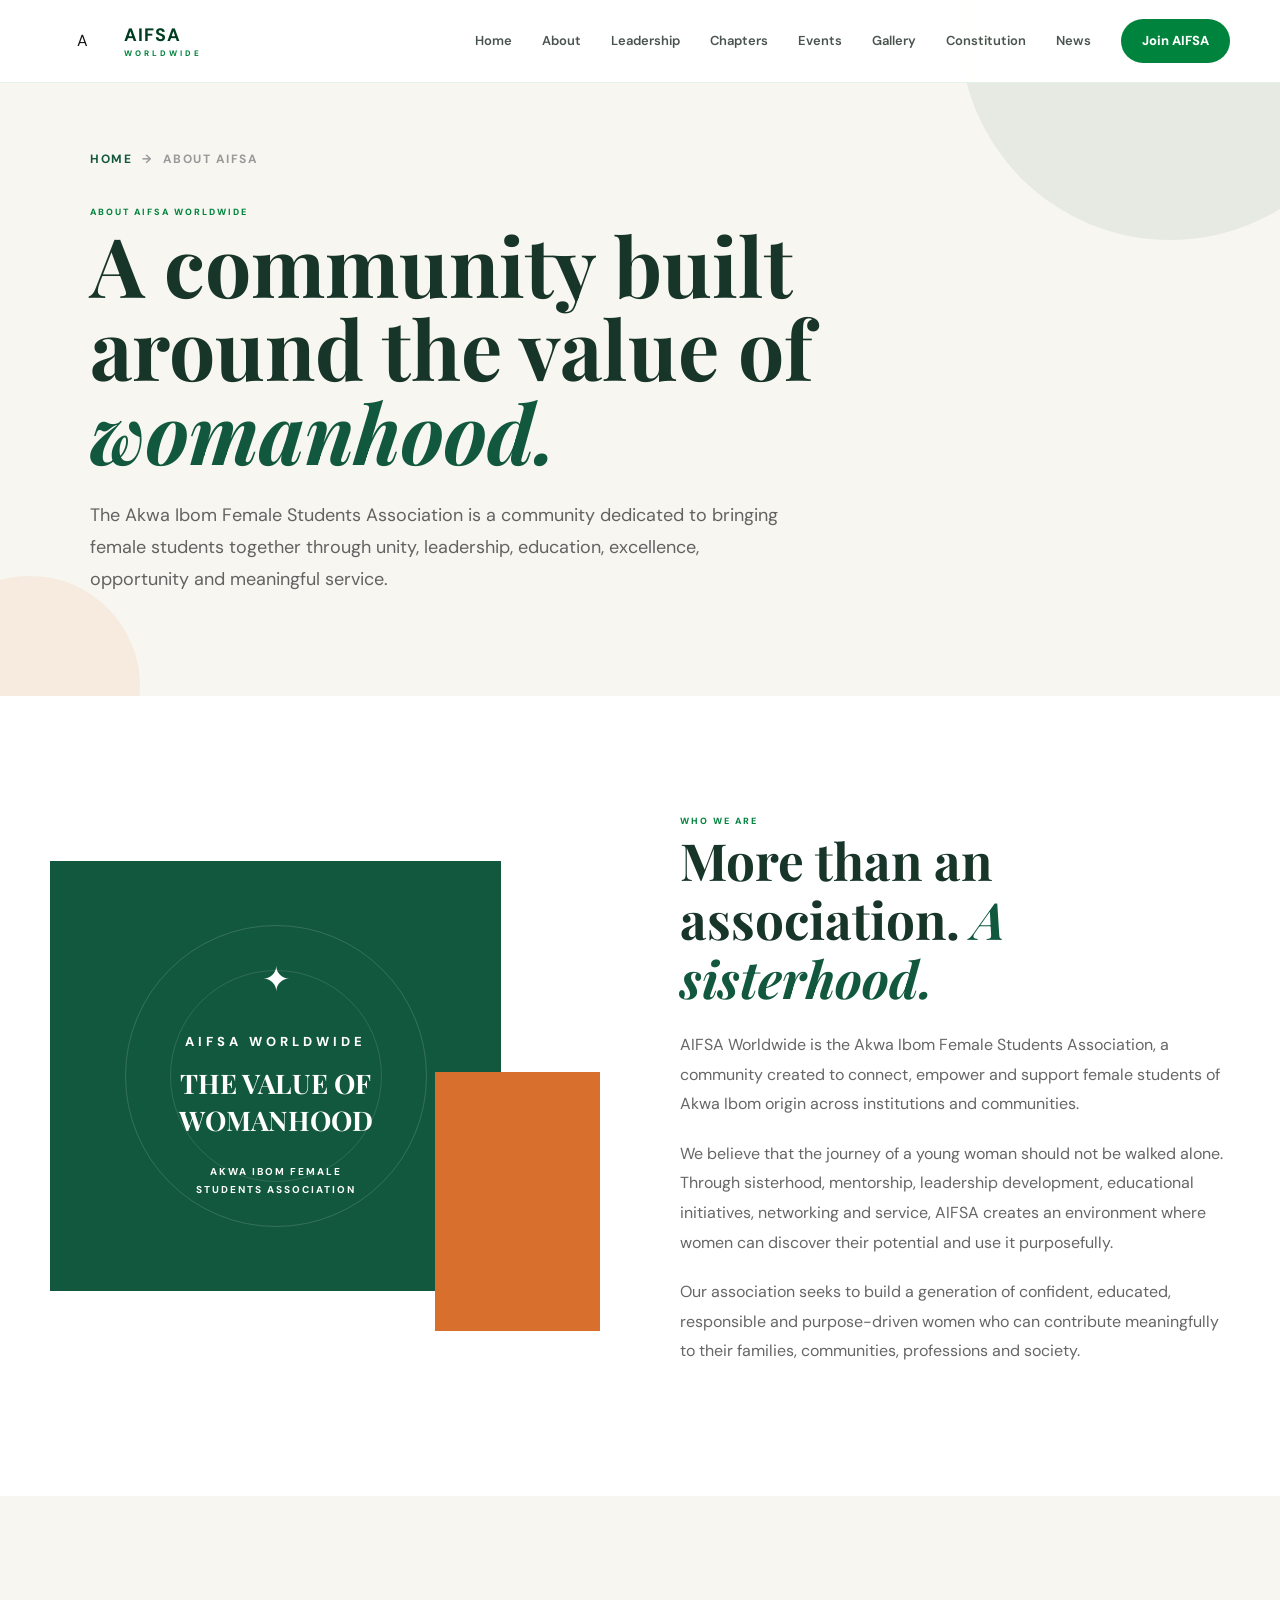
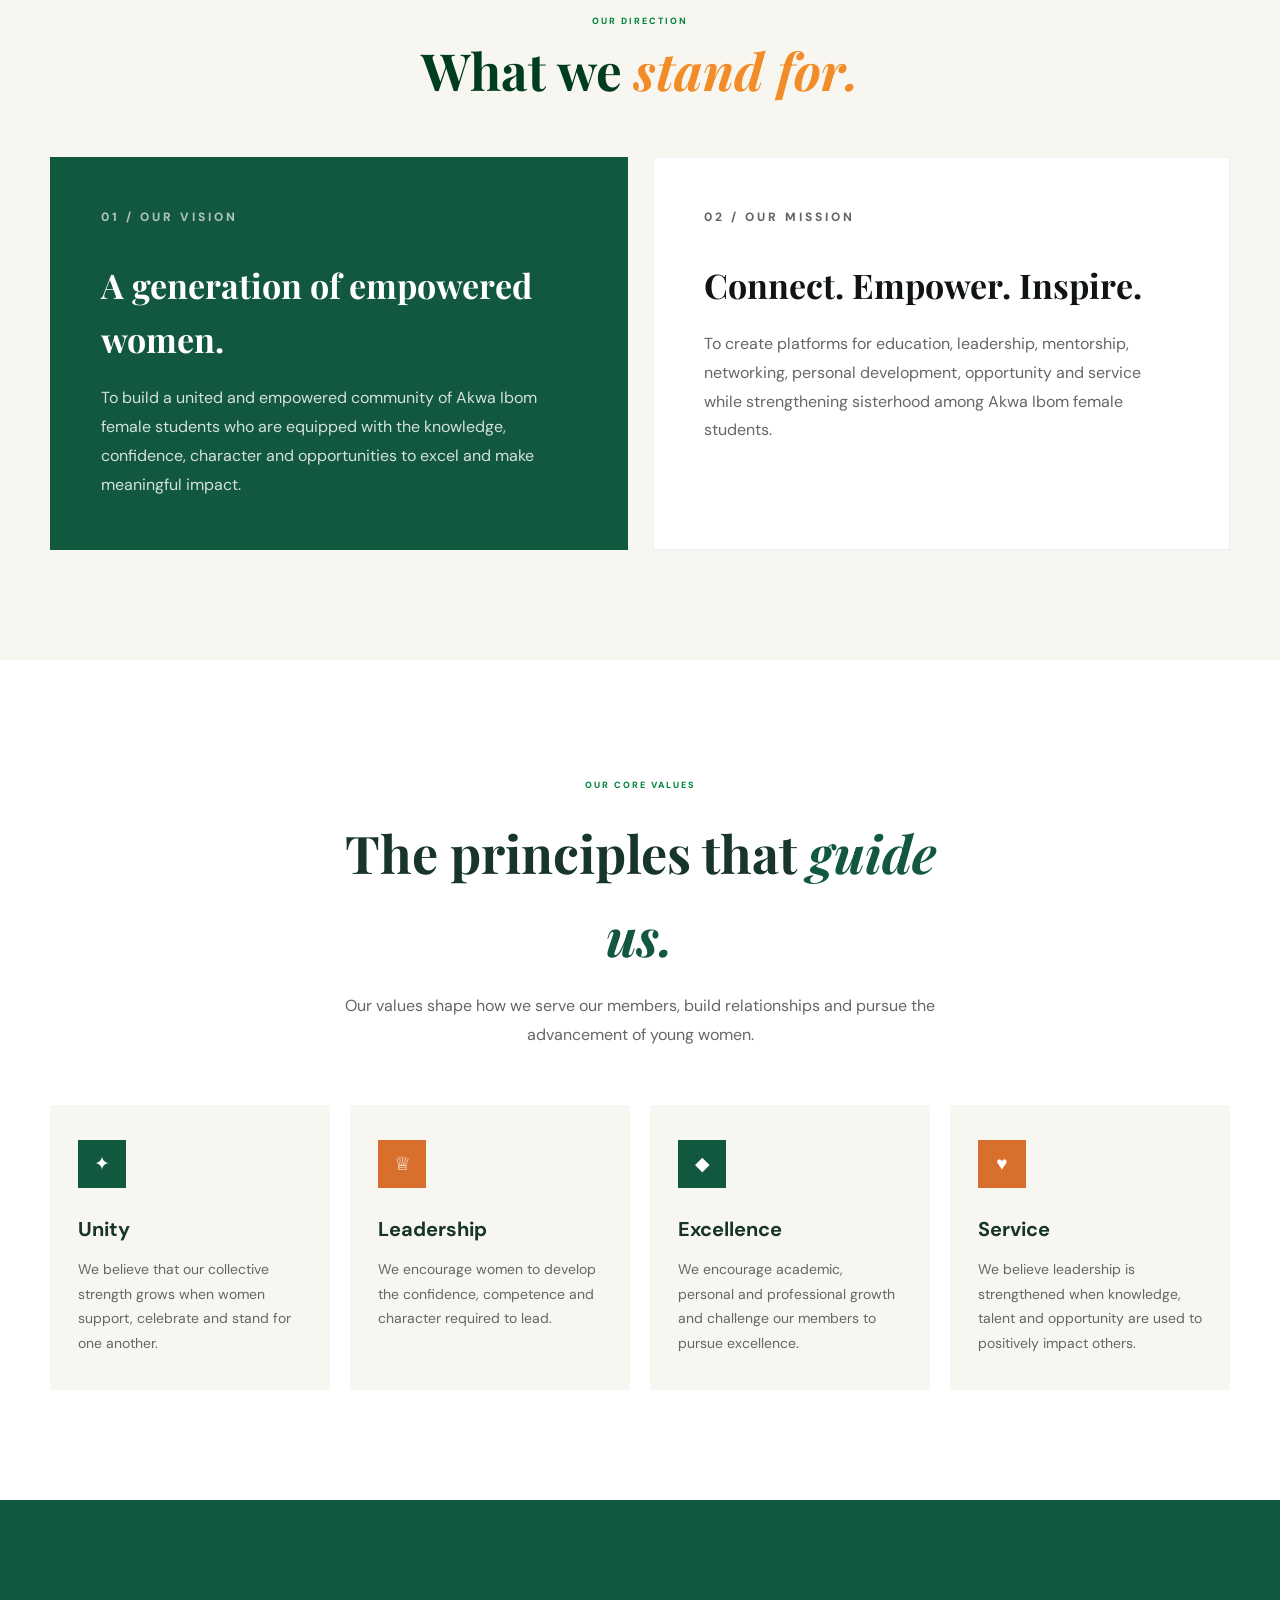
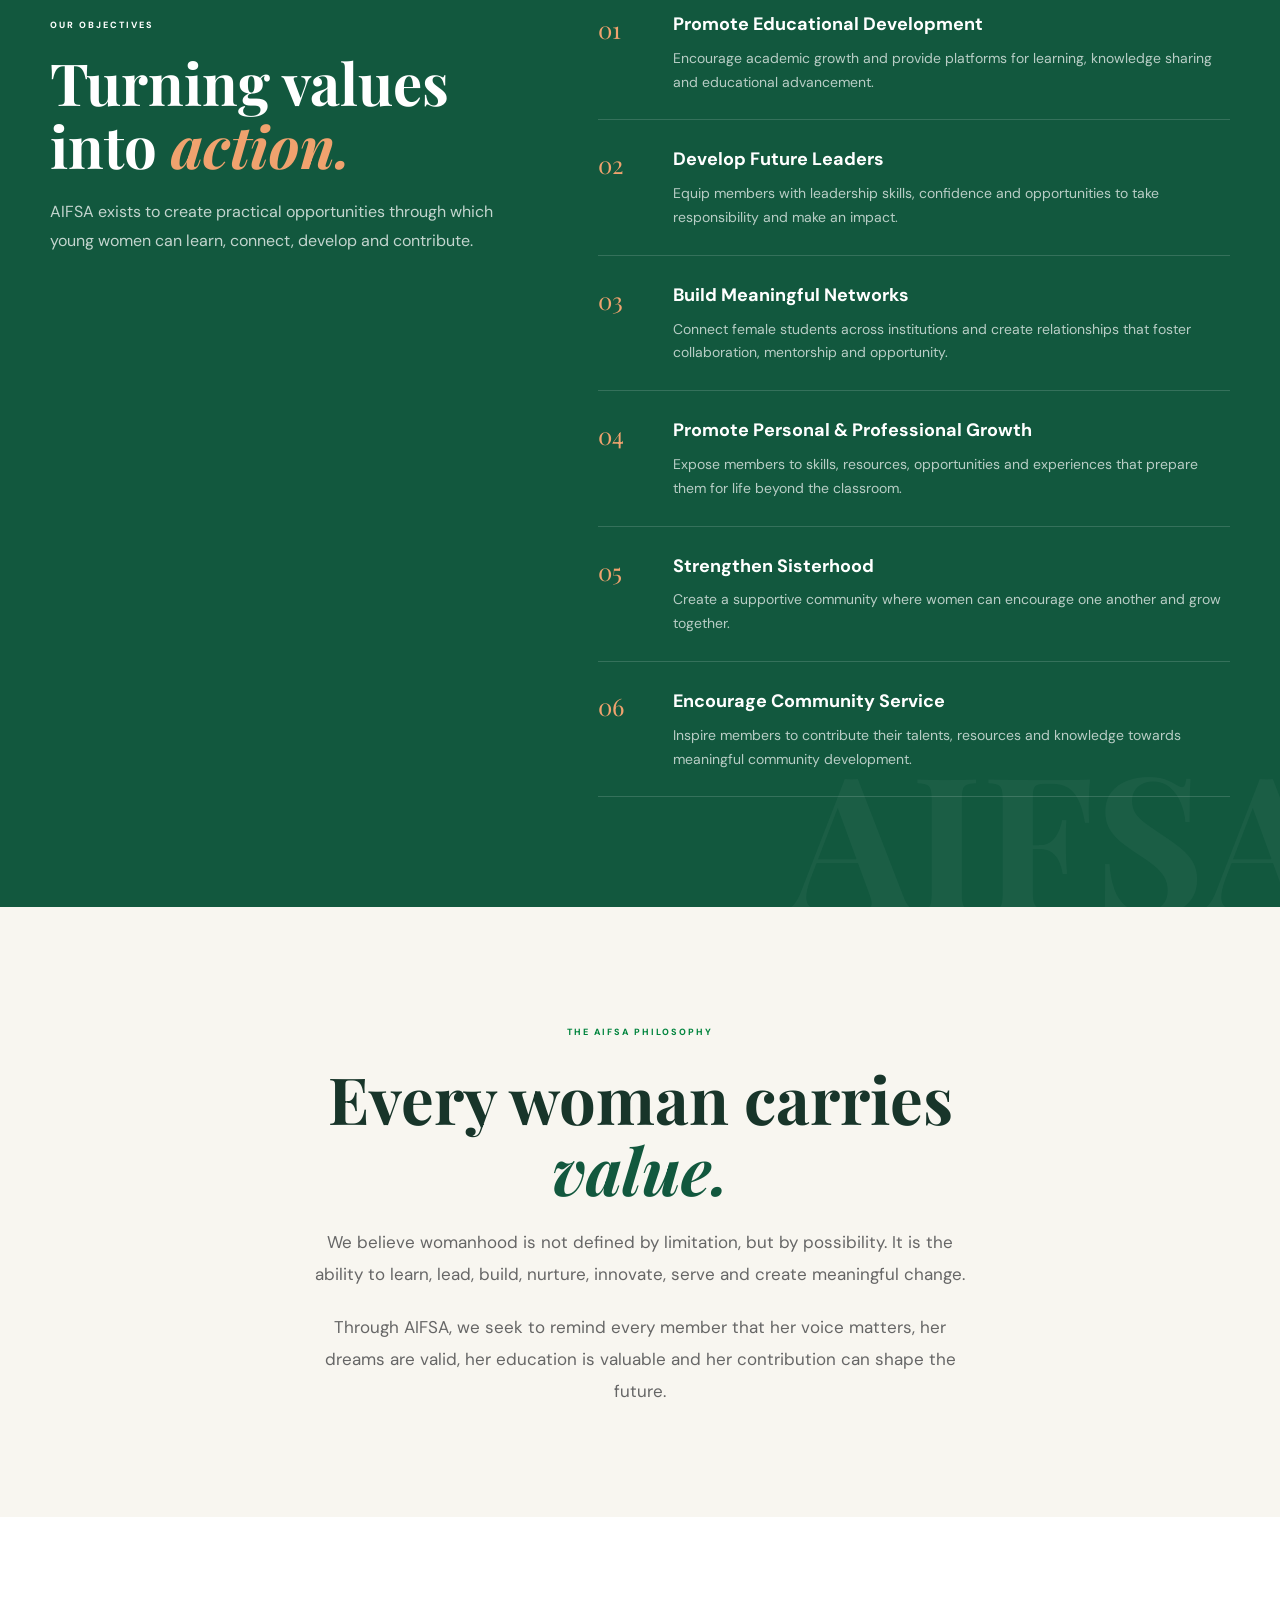
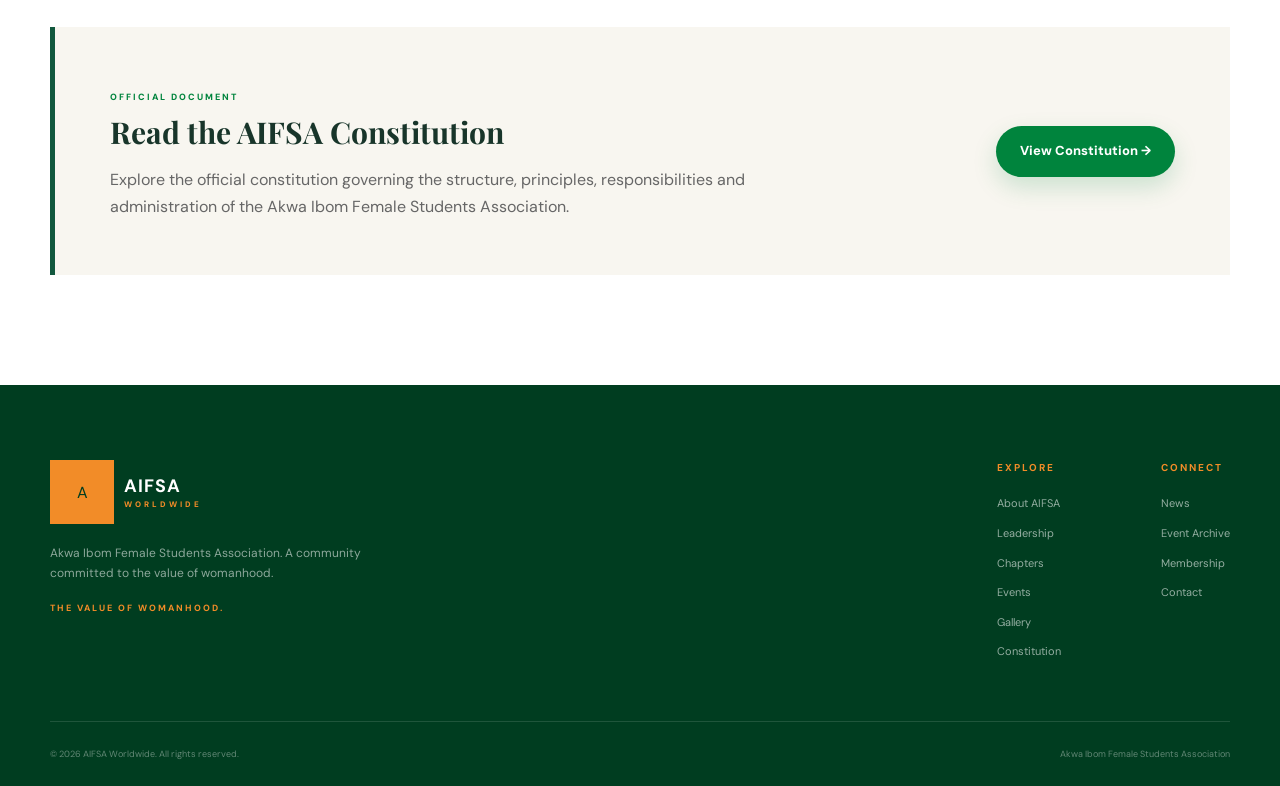
<file: pages/about.html>
<!DOCTYPE html>
<html lang="en">
<head>
    <meta charset="UTF-8">
    <meta name="viewport" content="width=device-width, initial-scale=1.0">

    <title>About AIFSA | Akwa Ibom Female Students Association</title>

    <meta name="description"
        content="Learn about AIFSA Worldwide, the Akwa Ibom Female Students Association, its vision, mission, values and commitment to the advancement of young women.">

    <link rel="preconnect" href="https://fonts.googleapis.com">
    <link rel="preconnect" href="https://fonts.gstatic.com" crossorigin>

    <link href="https://fonts.googleapis.com/css2?family=DM+Sans:wght@400;500;600;700;800&family=Playfair+Display:ital,wght@0,600;0,700;1,600;1,700&display=swap"
        rel="stylesheet">

    <link rel="stylesheet" href="../style.css">

    <style>
        /* =====================================================
           ABOUT PAGE
        ===================================================== */

        .about-hero {
            position: relative;
            overflow: hidden;
            padding: 150px 0 100px;
            background: #f8f6f0;
        }

        .about-hero::before {
            content: "";
            position: absolute;
            width: 420px;
            height: 420px;
            border-radius: 50%;
            background: rgba(18, 88, 62, 0.08);
            top: -180px;
            right: -100px;
        }

        .about-hero::after {
            content: "";
            position: absolute;
            width: 220px;
            height: 220px;
            border-radius: 50%;
            background: rgba(221, 107, 39, 0.08);
            bottom: -100px;
            left: -80px;
        }

        .about-hero-container {
            position: relative;
            z-index: 2;
            max-width: 1100px;
        }

        .breadcrumb {
            display: flex;
            align-items: center;
            gap: 10px;
            margin-bottom: 28px;
            font-size: 12px;
            font-weight: 700;
            letter-spacing: 1.5px;
            text-transform: uppercase;
        }

        .breadcrumb a {
            color: #12583e;
            text-decoration: none;
        }

        .breadcrumb span {
            color: #999;
        }

        .about-hero h1 {
            max-width: 850px;
            margin: 0 0 25px;
            font-family: "Playfair Display", serif;
            font-size: clamp(48px, 7vw, 82px);
            line-height: 1.02;
            color: #18352a;
        }

        .about-hero h1 em {
            color: #12583e;
        }

        .about-hero-description {
            max-width: 700px;
            font-size: 18px;
            line-height: 1.8;
            color: #626262;
        }

        /* =====================================================
           INTRO
        ===================================================== */

        .about-introduction {
            background: #ffffff;
        }

        .about-intro-grid {
            display: grid;
            grid-template-columns: 1fr 1fr;
            gap: 80px;
            align-items: center;
        }

        .about-intro-visual {
            min-height: 470px;
            position: relative;
        }

        .about-brand-card {
            width: 82%;
            min-height: 430px;
            padding: 55px 40px;
            display: flex;
            flex-direction: column;
            align-items: center;
            justify-content: center;
            text-align: center;
            background: #12583e;
            color: #fff;
            position: relative;
            overflow: hidden;
        }

        .about-brand-card::before {
            content: "";
            position: absolute;
            width: 300px;
            height: 300px;
            border: 1px solid rgba(255,255,255,0.15);
            border-radius: 50%;
        }

        .about-brand-card::after {
            content: "";
            position: absolute;
            width: 210px;
            height: 210px;
            border: 1px solid rgba(255,255,255,0.12);
            border-radius: 50%;
        }

        .about-brand-symbol {
            position: relative;
            z-index: 2;
            margin-bottom: 25px;
            font-size: 34px;
        }

        .about-brand-card > span:not(.about-brand-symbol) {
            position: relative;
            z-index: 2;
            margin-bottom: 12px;
            font-size: 13px;
            font-weight: 800;
            letter-spacing: 4px;
        }

        .about-brand-card strong {
            position: relative;
            z-index: 2;
            font-family: "Playfair Display", serif;
            font-size: 27px;
            line-height: 1.35;
        }

        .about-brand-card small {
            position: relative;
            z-index: 2;
            margin-top: 25px;
            font-size: 10px;
            line-height: 1.8;
            letter-spacing: 2px;
            font-weight: 700;
        }

        .about-accent {
            position: absolute;
            right: 0;
            bottom: 0;
            width: 30%;
            height: 55%;
            background: #d96f2c;
            z-index: 0;
        }

        .about-intro-content .section-tag {
            margin-bottom: 18px;
        }

        .about-intro-content h2 {
            margin: 0 0 22px;
            font-family: "Playfair Display", serif;
            font-size: clamp(35px, 4vw, 52px);
            line-height: 1.15;
            color: #18352a;
        }

        .about-intro-content h2 em {
            color: #12583e;
        }

        .about-intro-content p {
            margin-bottom: 20px;
            color: #666;
            font-size: 16px;
            line-height: 1.85;
        }

        /* =====================================================
           VISION & MISSION
        ===================================================== */

        .vision-mission {
            background: #f8f6f0;
        }

        .vm-grid {
            display: grid;
            grid-template-columns: 1fr 1fr;
            gap: 25px;
        }

        .vm-card {
            padding: 50px;
            background: #fff;
            border: 1px solid rgba(18, 88, 62, 0.08);
            position: relative;
        }

        .vm-card.green {
            background: #12583e;
            color: #fff;
        }

        .vm-number {
            display: block;
            margin-bottom: 30px;
            font-size: 12px;
            font-weight: 800;
            letter-spacing: 3px;
            opacity: 0.65;
        }

        .vm-card h3 {
            margin: 0 0 18px;
            font-family: "Playfair Display", serif;
            font-size: 34px;
        }

        .vm-card p {
            margin: 0;
            font-size: 16px;
            line-height: 1.8;
            color: #666;
        }

        .vm-card.green p {
            color: rgba(255,255,255,0.82);
        }

        /* =====================================================
           VALUES
        ===================================================== */

        .values-section {
            background: #fff;
        }

        .values-heading {
            max-width: 650px;
            margin: 0 auto 55px;
            text-align: center;
        }

        .values-heading h2 {
            margin: 15px 0;
            font-family: "Playfair Display", serif;
            font-size: clamp(35px, 5vw, 52px);
            color: #18352a;
        }

        .values-heading h2 em {
            color: #12583e;
        }

        .values-heading p {
            color: #666;
            line-height: 1.8;
        }

        .values-grid {
            display: grid;
            grid-template-columns: repeat(4, 1fr);
            gap: 20px;
        }

        .value-card {
            padding: 35px 28px;
            background: #f8f6f0;
            transition: transform 0.3s ease;
        }

        .value-card:hover {
            transform: translateY(-6px);
        }

        .value-icon {
            width: 48px;
            height: 48px;
            margin-bottom: 25px;
            display: flex;
            align-items: center;
            justify-content: center;
            background: #12583e;
            color: #fff;
            font-size: 19px;
        }

        .value-card:nth-child(even) .value-icon {
            background: #d96f2c;
        }

        .value-card h3 {
            margin: 0 0 12px;
            color: #18352a;
            font-size: 20px;
        }

        .value-card p {
            margin: 0;
            color: #666;
            font-size: 14px;
            line-height: 1.75;
        }

        /* =====================================================
           OBJECTIVES
        ===================================================== */

        .objectives-section {
            background: #12583e;
            color: #fff;
            position: relative;
            overflow: hidden;
        }

        .objectives-section::after {
            content: "AIFSA";
            position: absolute;
            right: -50px;
            bottom: -80px;
            font-family: "Playfair Display", serif;
            font-size: 190px;
            font-weight: 700;
            color: rgba(255,255,255,0.04);
        }

        .objectives-grid {
            display: grid;
            grid-template-columns: 0.85fr 1.15fr;
            gap: 80px;
            position: relative;
            z-index: 2;
        }

        .objectives-heading .section-tag {
            color: #fff;
        }

        .objectives-heading h2 {
            margin: 15px 0 20px;
            font-family: "Playfair Display", serif;
            font-size: clamp(38px, 5vw, 58px);
            line-height: 1.1;
        }

        .objectives-heading h2 em {
            color: #f0a26e;
        }

        .objectives-heading p {
            color: rgba(255,255,255,0.75);
            line-height: 1.8;
        }

        .objectives-list {
            display: grid;
            gap: 0;
        }

        .objective-item {
            display: grid;
            grid-template-columns: 55px 1fr;
            gap: 20px;
            padding: 25px 0;
            border-bottom: 1px solid rgba(255,255,255,0.15);
        }

        .objective-item:first-child {
            padding-top: 0;
        }

        .objective-number {
            font-family: "Playfair Display", serif;
            font-size: 24px;
            color: #f0a26e;
        }

        .objective-item h3 {
            margin: 0 0 8px;
            font-size: 18px;
        }

        .objective-item p {
            margin: 0;
            color: rgba(255,255,255,0.7);
            line-height: 1.7;
            font-size: 14px;
        }

        /* =====================================================
           WOMANHOOD
        ===================================================== */

        .womanhood-section {
            background: #f8f6f0;
            text-align: center;
        }

        .womanhood-container {
            max-width: 800px;
            margin: auto;
        }

        .womanhood-container h2 {
            margin: 20px 0;
            font-family: "Playfair Display", serif;
            font-size: clamp(40px, 6vw, 65px);
            line-height: 1.1;
            color: #18352a;
        }

        .womanhood-container h2 em {
            color: #12583e;
        }

        .womanhood-container p {
            max-width: 650px;
            margin: auto;
            color: #666;
            line-height: 1.9;
            font-size: 17px;
        }

        /* =====================================================
           CONSTITUTION CTA
        ===================================================== */

        .constitution-cta {
            background: #fff;
        }

        .constitution-box {
            padding: 55px;
            display: flex;
            align-items: center;
            justify-content: space-between;
            gap: 40px;
            background: #f8f6f0;
            border-left: 5px solid #12583e;
        }

        .constitution-box h3 {
            margin: 0 0 10px;
            font-family: "Playfair Display", serif;
            font-size: 30px;
            color: #18352a;
        }

        .constitution-box p {
            max-width: 650px;
            margin: 0;
            color: #666;
            line-height: 1.7;
        }

        .constitution-box .btn {
            flex-shrink: 0;
        }

        /* =====================================================
           RESPONSIVE
        ===================================================== */

        @media (max-width: 900px) {

            .about-intro-grid,
            .objectives-grid {
                grid-template-columns: 1fr;
                gap: 50px;
            }

            .about-intro-visual {
                max-width: 600px;
                margin: auto;
                width: 100%;
            }

            .values-grid {
                grid-template-columns: repeat(2, 1fr);
            }

        }

        @media (max-width: 700px) {

            .about-hero {
                padding: 125px 0 75px;
            }

            .vm-grid {
                grid-template-columns: 1fr;
            }

            .vm-card {
                padding: 35px 28px;
            }

            .values-grid {
                grid-template-columns: 1fr;
            }

            .constitution-box {
                padding: 35px 25px;
                flex-direction: column;
                align-items: flex-start;
            }

            .about-brand-card {
                width: 85%;
                min-height: 380px;
            }

            .about-intro-visual {
                min-height: 410px;
            }

        }

        @media (max-width: 480px) {

            .about-hero h1 {
                font-size: 46px;
            }

            .about-hero-description {
                font-size: 15px;
            }

            .about-brand-card {
                width: 88%;
                padding: 35px 20px;
            }

            .about-brand-card strong {
                font-size: 22px;
            }

            .objective-item {
                grid-template-columns: 40px 1fr;
                gap: 12px;
            }

            .constitution-box h3 {
                font-size: 26px;
            }

        }
    </style>
</head>

<body>

<!-- =====================================================
     HEADER
===================================================== -->

<header class="header" id="header">

    <div class="container nav-container">

        <a href="../index.html#home" class="logo">

            <span class="logo-mark">A</span>

            <span class="logo-text">
                <strong>AIFSA</strong>
                <small>WORLDWIDE</small>
            </span>

        </a>


        <nav class="nav-menu" id="navMenu">

            <a href="../index.html#home" class="nav-link">
                Home
            </a>

            <a href="about.html" class="nav-link active">
                About
            </a>

            <a href="leadership.html" class="nav-link">
                Leadership
            </a>

            <a href="../index.html#chapters" class="nav-link">
                Chapters
            </a>

            <a href="events.html" class="nav-link">
                Events
            </a>

            <a href="gallery.html" class="nav-link">
                Gallery
            </a>

            <a href="constitution.html" class="nav-link">
                Constitution
            </a>

            <a href="../index.html#news" class="nav-link">
                News
            </a>

            <a href="register.html" class="nav-join">
                Join AIFSA
            </a>

        </nav>


        <button
            class="menu-toggle"
            id="menuToggle"
            aria-label="Open menu">

            <span></span>
            <span></span>
            <span></span>

        </button>

    </div>

</header>


<!-- =====================================================
     MAIN
===================================================== -->

<main>

<!-- =====================================================
     PAGE HERO
===================================================== -->

<section class="about-hero">

    <div class="container about-hero-container">

        <div class="breadcrumb">

            <a href="../index.html">
                Home
            </a>

            <span>→</span>

            <span>About AIFSA</span>

        </div>


        <span class="section-tag">
            ABOUT AIFSA WORLDWIDE
        </span>


        <h1>
            A community built
            around the value of
            <em>womanhood.</em>
        </h1>


        <p class="about-hero-description">
            The Akwa Ibom Female Students Association is a community
            dedicated to bringing female students together through
            unity, leadership, education, excellence, opportunity
            and meaningful service.
        </p>

    </div>

</section>


<!-- =====================================================
     INTRODUCTION
===================================================== -->

<section class="about-introduction section">

    <div class="container about-intro-grid">

        <div class="about-intro-visual">

            <div class="about-brand-card">

                <span class="about-brand-symbol">
                    ✦
                </span>

                <span>
                    AIFSA WORLDWIDE
                </span>

                <strong>
                    THE VALUE OF
                    <br>
                    WOMANHOOD
                </strong>

                <small>
                    AKWA IBOM FEMALE
                    <br>
                    STUDENTS ASSOCIATION
                </small>

            </div>

            <div class="about-accent"></div>

        </div>


        <div class="about-intro-content">

            <span class="section-tag">
                WHO WE ARE
            </span>

            <h2>
                More than an association.
                <em>A sisterhood.</em>
            </h2>

            <p>
                AIFSA Worldwide is the Akwa Ibom Female Students
                Association, a community created to connect,
                empower and support female students of Akwa Ibom
                origin across institutions and communities.
            </p>

            <p>
                We believe that the journey of a young woman should
                not be walked alone. Through sisterhood, mentorship,
                leadership development, educational initiatives,
                networking and service, AIFSA creates an environment
                where women can discover their potential and use it
                purposefully.
            </p>

            <p>
                Our association seeks to build a generation of
                confident, educated, responsible and purpose-driven
                women who can contribute meaningfully to their
                families, communities, professions and society.
            </p>

        </div>

    </div>

</section>


<!-- =====================================================
     VISION & MISSION
===================================================== -->

<section class="vision-mission section">

    <div class="container">

        <div class="center-heading">

            <span class="section-tag">
                OUR DIRECTION
            </span>

            <h2>
                What we
                <em>stand for.</em>
            </h2>

        </div>


        <div class="vm-grid">

            <article class="vm-card green">

                <span class="vm-number">
                    01 / OUR VISION
                </span>

                <h3>
                    A generation of empowered women.
                </h3>

                <p>
                    To build a united and empowered community of
                    Akwa Ibom female students who are equipped with
                    the knowledge, confidence, character and
                    opportunities to excel and make meaningful impact.
                </p>

            </article>


            <article class="vm-card">

                <span class="vm-number">
                    02 / OUR MISSION
                </span>

                <h3>
                    Connect. Empower. Inspire.
                </h3>

                <p>
                    To create platforms for education, leadership,
                    mentorship, networking, personal development,
                    opportunity and service while strengthening
                    sisterhood among Akwa Ibom female students.
                </p>

            </article>

        </div>

    </div>

</section>


<!-- =====================================================
     CORE VALUES
===================================================== -->

<section class="values-section section">

    <div class="container">

        <div class="values-heading">

            <span class="section-tag">
                OUR CORE VALUES
            </span>

            <h2>
                The principles that
                <em>guide us.</em>
            </h2>

            <p>
                Our values shape how we serve our members,
                build relationships and pursue the advancement
                of young women.
            </p>

        </div>


        <div class="values-grid">

            <article class="value-card">

                <div class="value-icon">
                    ✦
                </div>

                <h3>
                    Unity
                </h3>

                <p>
                    We believe that our collective strength grows
                    when women support, celebrate and stand for
                    one another.
                </p>

            </article>


            <article class="value-card">

                <div class="value-icon">
                    ♕
                </div>

                <h3>
                    Leadership
                </h3>

                <p>
                    We encourage women to develop the confidence,
                    competence and character required to lead.
                </p>

            </article>


            <article class="value-card">

                <div class="value-icon">
                    ◆
                </div>

                <h3>
                    Excellence
                </h3>

                <p>
                    We encourage academic, personal and professional
                    growth and challenge our members to pursue excellence.
                </p>

            </article>


            <article class="value-card">

                <div class="value-icon">
                    ♥
                </div>

                <h3>
                    Service
                </h3>

                <p>
                    We believe leadership is strengthened when
                    knowledge, talent and opportunity are used
                    to positively impact others.
                </p>

            </article>

        </div>

    </div>

</section>


<!-- =====================================================
     OBJECTIVES
===================================================== -->

<section class="objectives-section section">

    <div class="container objectives-grid">

        <div class="objectives-heading">

            <span class="section-tag">
                OUR OBJECTIVES
            </span>

            <h2>
                Turning values
                into <em>action.</em>
            </h2>

            <p>
                AIFSA exists to create practical opportunities
                through which young women can learn, connect,
                develop and contribute.
            </p>

        </div>


        <div class="objectives-list">

            <article class="objective-item">

                <span class="objective-number">
                    01
                </span>

                <div>

                    <h3>
                        Promote Educational Development
                    </h3>

                    <p>
                        Encourage academic growth and provide
                        platforms for learning, knowledge sharing
                        and educational advancement.
                    </p>

                </div>

            </article>


            <article class="objective-item">

                <span class="objective-number">
                    02
                </span>

                <div>

                    <h3>
                        Develop Future Leaders
                    </h3>

                    <p>
                        Equip members with leadership skills,
                        confidence and opportunities to take
                        responsibility and make an impact.
                    </p>

                </div>

            </article>


            <article class="objective-item">

                <span class="objective-number">
                    03
                </span>

                <div>

                    <h3>
                        Build Meaningful Networks
                    </h3>

                    <p>
                        Connect female students across institutions
                        and create relationships that foster collaboration,
                        mentorship and opportunity.
                    </p>

                </div>

            </article>


            <article class="objective-item">

                <span class="objective-number">
                    04
                </span>

                <div>

                    <h3>
                        Promote Personal & Professional Growth
                    </h3>

                    <p>
                        Expose members to skills, resources,
                        opportunities and experiences that prepare
                        them for life beyond the classroom.
                    </p>

                </div>

            </article>


            <article class="objective-item">

                <span class="objective-number">
                    05
                </span>

                <div>

                    <h3>
                        Strengthen Sisterhood
                    </h3>

                    <p>
                        Create a supportive community where women
                        can encourage one another and grow together.
                    </p>

                </div>

            </article>


            <article class="objective-item">

                <span class="objective-number">
                    06
                </span>

                <div>

                    <h3>
                        Encourage Community Service
                    </h3>

                    <p>
                        Inspire members to contribute their talents,
                        resources and knowledge towards meaningful
                        community development.
                    </p>

                </div>

            </article>

        </div>

    </div>

</section>


<!-- =====================================================
     WOMANHOOD
===================================================== -->

<section class="womanhood-section section">

    <div class="container womanhood-container">

        <span class="section-tag">
            THE AIFSA PHILOSOPHY
        </span>

        <h2>
            Every woman carries
            <em>value.</em>
        </h2>

        <p>
            We believe womanhood is not defined by limitation,
            but by possibility. It is the ability to learn,
            lead, build, nurture, innovate, serve and create
            meaningful change.
        </p>

        <p style="margin-top:20px;">
            Through AIFSA, we seek to remind every member that
            her voice matters, her dreams are valid, her education
            is valuable and her contribution can shape the future.
        </p>

    </div>

</section>


<!-- =====================================================
     CONSTITUTION CTA
===================================================== -->

<section class="constitution-cta section">

    <div class="container">

        <div class="constitution-box">

            <div>

                <span class="section-tag">
                    OFFICIAL DOCUMENT
                </span>

                <h3>
                    Read the AIFSA Constitution
                </h3>

                <p>
                    Explore the official constitution governing
                    the structure, principles, responsibilities
                    and administration of the Akwa Ibom Female
                    Students Association.
                </p>

            </div>


            <a
                href="constitution.html"
                class="btn btn-primary">

                View Constitution →

            </a>

        </div>

    </div>

</section>

</main>


<!-- =====================================================
     FOOTER
===================================================== -->

<footer class="footer">

    <div class="container">

        <div class="footer-top">

            <div class="footer-brand">

                <a
                    href="../index.html#home"
                    class="logo footer-logo">

                    <span class="logo-mark">
                        A
                    </span>

                    <span class="logo-text">
                        <strong>AIFSA</strong>
                        <small>WORLDWIDE</small>
                    </span>

                </a>

                <p>
                    Akwa Ibom Female Students Association.
                    A community committed to the value of womanhood.
                </p>

                <strong class="footer-motto">
                    THE VALUE OF WOMANHOOD.
                </strong>

            </div>


            <div class="footer-links">

                <div>

                    <h4>EXPLORE</h4>

                    <a href="about.html">
                        About AIFSA
                    </a>

                    <a href="leadership.html">
                        Leadership
                    </a>

                    <a href="../index.html#chapters">
                        Chapters
                    </a>

                    <a href="events.html">
                        Events
                    </a>

                    <a href="gallery.html">
                        Gallery
                    </a>

                    <a href="constitution.html">
                        Constitution
                    </a>

                </div>


                <div>

                    <h4>CONNECT</h4>

                    <a href="../index.html#news">
                        News
                    </a>

                    <a href="event-archive.html">
                        Event Archive
                    </a>

                    <a href="register.html">
                        Membership
                    </a>

                    <a href="#">
                        Contact
                    </a>

                </div>

            </div>

        </div>


        <div class="footer-bottom">

            <span>
                © <span id="currentYear"></span>
                AIFSA Worldwide. All rights reserved.
            </span>

            <span>
                Akwa Ibom Female Students Association
            </span>

        </div>

    </div>

</footer>


<script src="../app.js"></script>

<script>
    /* =====================================================
       CURRENT YEAR
    ===================================================== */

    const yearElement = document.getElementById("currentYear");

    if (yearElement) {
        yearElement.textContent = new Date().getFullYear();
    }


    /* =====================================================
       MOBILE NAVIGATION
       Works with the existing AIFSA app.js
    ===================================================== */

    const menuToggle = document.getElementById("menuToggle");
    const navMenu = document.getElementById("navMenu");

    if (menuToggle && navMenu) {

        menuToggle.addEventListener("click", function () {

            navMenu.classList.toggle("active");
            menuToggle.classList.toggle("active");

        });


        const navLinks = navMenu.querySelectorAll("a");

        navLinks.forEach(function (link) {

            link.addEventListener("click", function () {

                navMenu.classList.remove("active");
                menuToggle.classList.remove("active");

            });

        });

    }
</script>

</body>
</html>
</file>
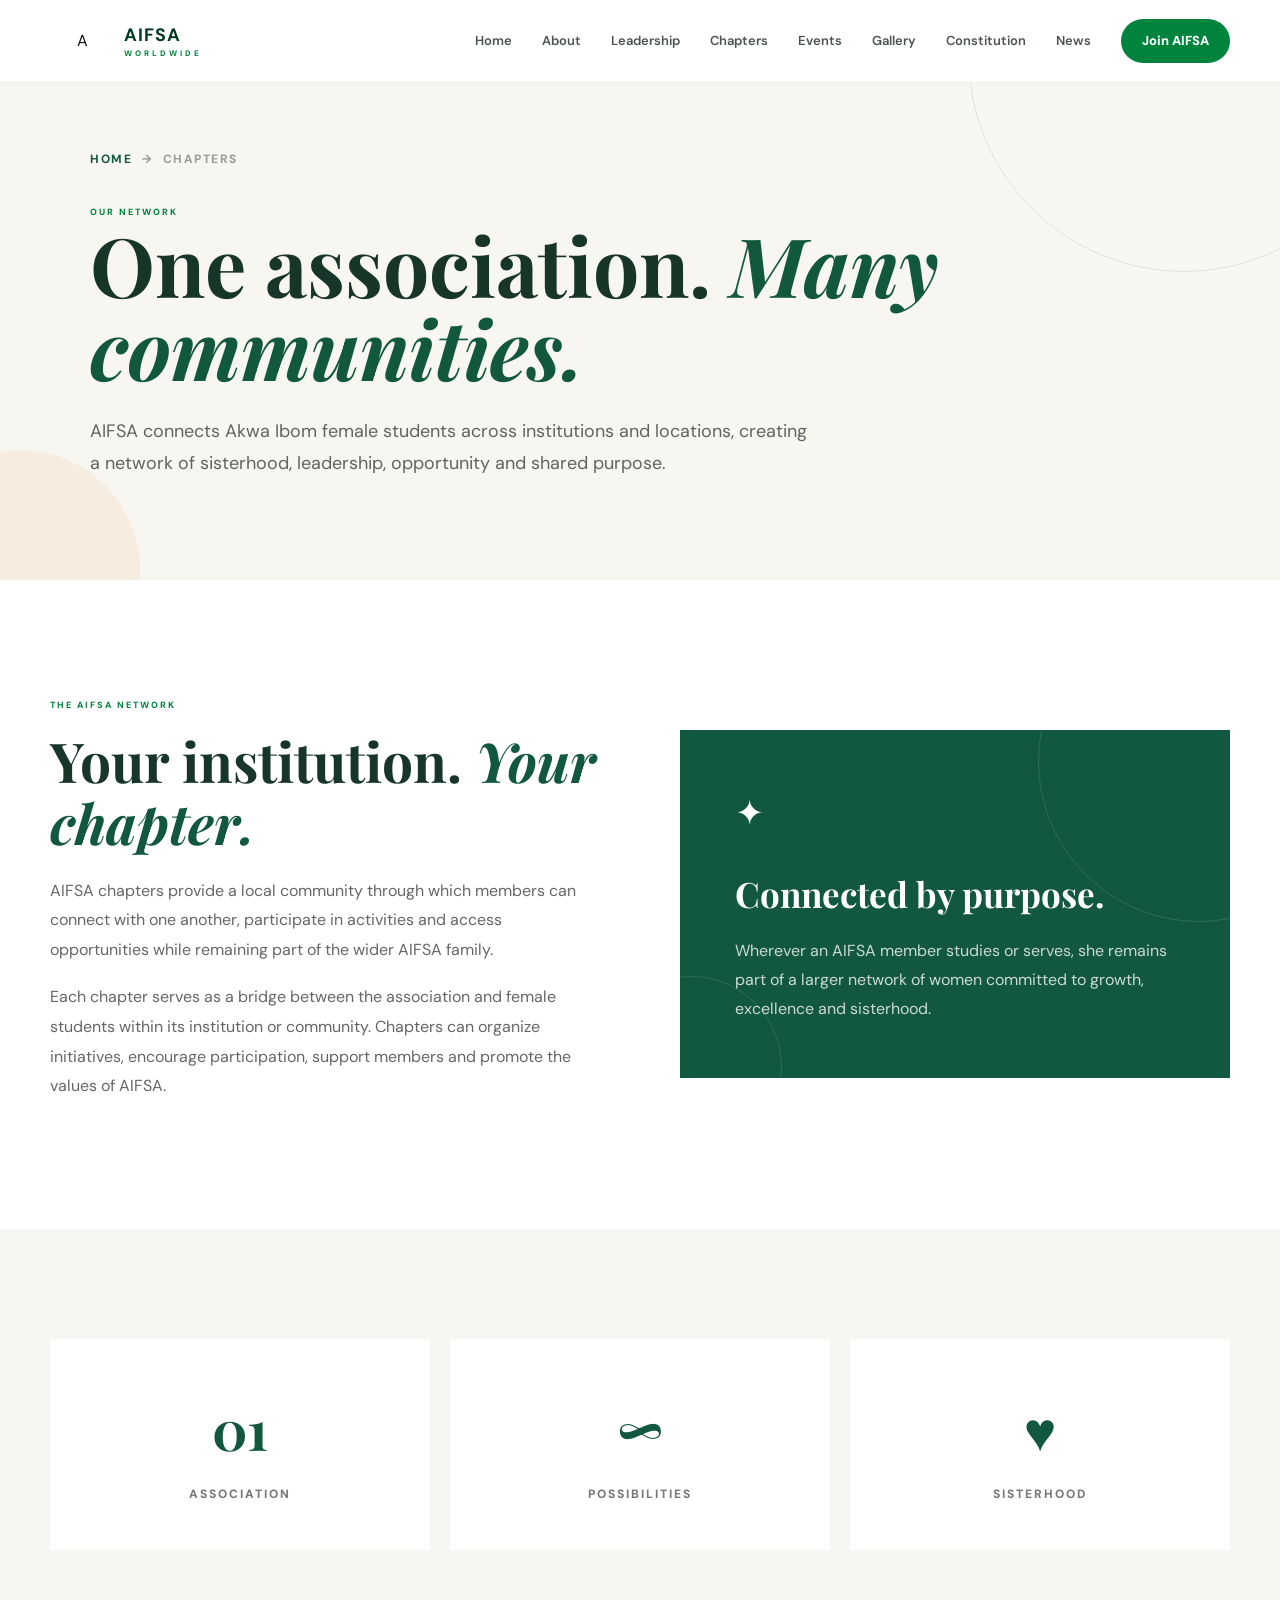
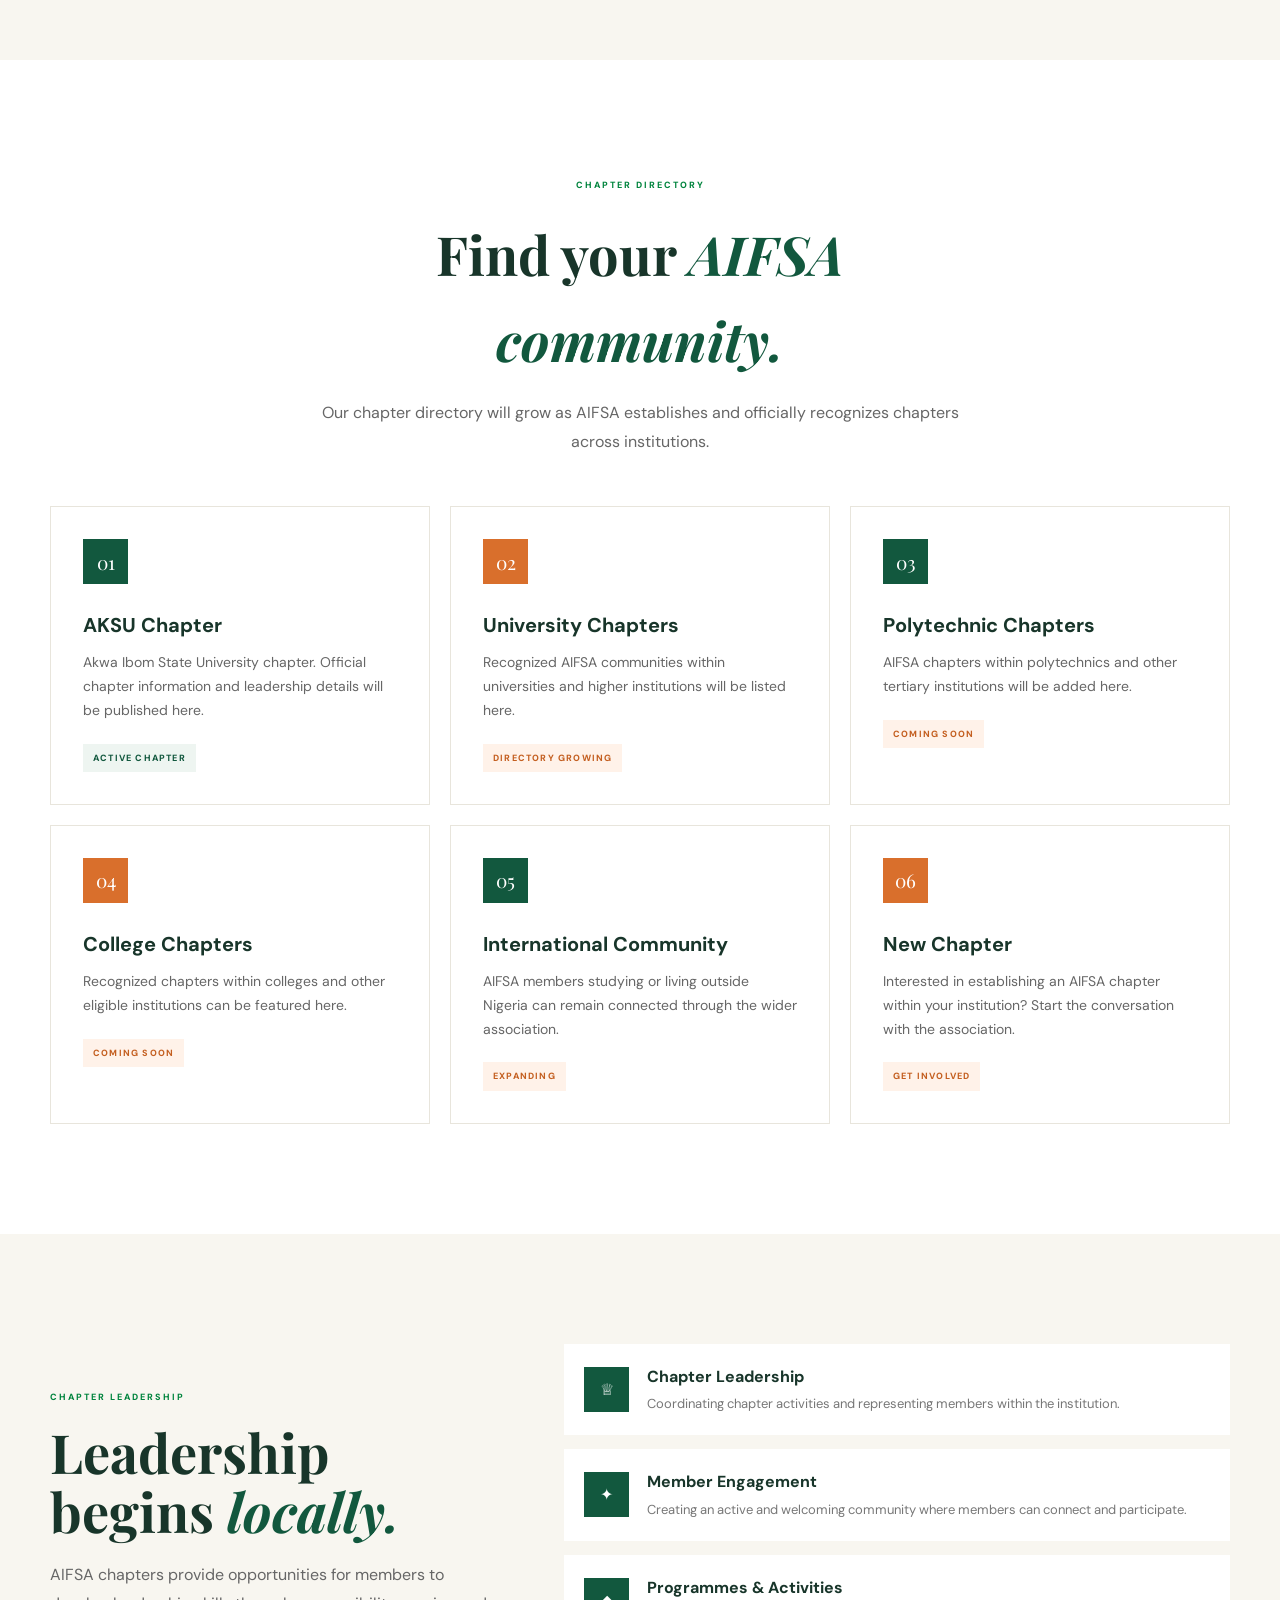
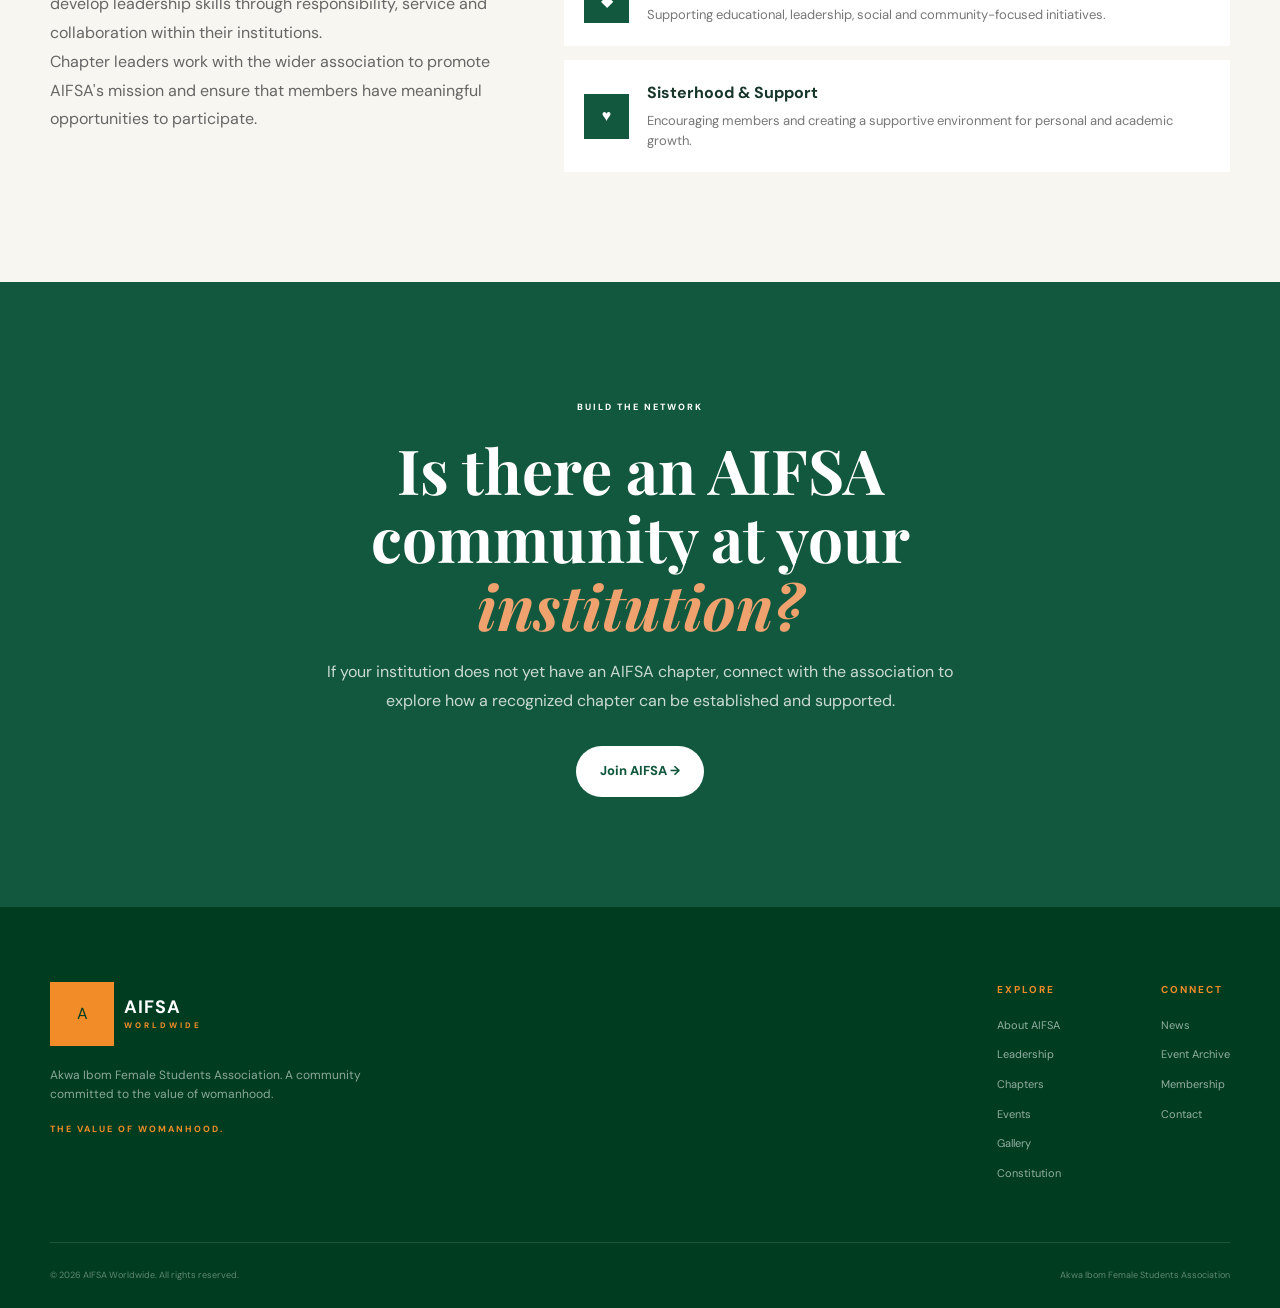
<file: pages/chapters.html>
<!DOCTYPE html>
<html lang="en">
<head>
    <meta charset="UTF-8">
    <meta name="viewport" content="width=device-width, initial-scale=1.0">

    <title>Chapters | AIFSA Worldwide</title>

    <meta name="description"
        content="Explore AIFSA Worldwide chapters and connect with the Akwa Ibom Female Students Association community across institutions and locations.">

    <link rel="preconnect" href="https://fonts.googleapis.com">
    <link rel="preconnect" href="https://fonts.gstatic.com" crossorigin>

    <link href="https://fonts.googleapis.com/css2?family=DM+Sans:wght@400;500;600;700;800&family=Playfair+Display:ital,wght@0,600;0,700;1,600;1,700&display=swap"
        rel="stylesheet">

    <link rel="stylesheet" href="../style.css">

    <style>
        /* =====================================================
           CHAPTERS PAGE
        ===================================================== */

        .chapters-hero {
            position: relative;
            overflow: hidden;
            padding: 150px 0 100px;
            background: #f8f6f0;
        }

        .chapters-hero::before {
            content: "";
            position: absolute;
            width: 430px;
            height: 430px;
            border: 1px solid rgba(18, 88, 62, 0.12);
            border-radius: 50%;
            right: -120px;
            top: -160px;
        }

        .chapters-hero::after {
            content: "";
            position: absolute;
            width: 240px;
            height: 240px;
            border-radius: 50%;
            background: rgba(217, 111, 44, 0.08);
            left: -100px;
            bottom: -110px;
        }

        .chapters-hero-container {
            position: relative;
            z-index: 2;
            max-width: 1100px;
        }

        .breadcrumb {
            display: flex;
            align-items: center;
            gap: 10px;
            margin-bottom: 28px;
            font-size: 12px;
            font-weight: 700;
            letter-spacing: 1.5px;
            text-transform: uppercase;
        }

        .breadcrumb a {
            color: #12583e;
            text-decoration: none;
        }

        .breadcrumb span {
            color: #999;
        }

        .chapters-hero h1 {
            max-width: 850px;
            margin: 0 0 25px;
            font-family: "Playfair Display", serif;
            font-size: clamp(48px, 7vw, 82px);
            line-height: 1.02;
            color: #18352a;
        }

        .chapters-hero h1 em {
            color: #12583e;
        }

        .chapters-hero-description {
            max-width: 720px;
            font-size: 18px;
            line-height: 1.8;
            color: #626262;
        }

        /* =====================================================
           INTRO
        ===================================================== */

        .chapters-intro {
            background: #fff;
        }

        .chapters-intro-grid {
            display: grid;
            grid-template-columns: 1fr 1fr;
            gap: 80px;
            align-items: center;
        }

        .chapters-intro-content h2 {
            margin: 15px 0 22px;
            font-family: "Playfair Display", serif;
            font-size: clamp(36px, 5vw, 55px);
            line-height: 1.12;
            color: #18352a;
        }

        .chapters-intro-content h2 em {
            color: #12583e;
        }

        .chapters-intro-content p {
            margin-bottom: 18px;
            color: #666;
            line-height: 1.85;
        }

        .network-card {
            padding: 55px;
            background: #12583e;
            color: #fff;
            position: relative;
            overflow: hidden;
        }

        .network-card::before,
        .network-card::after {
            content: "";
            position: absolute;
            border: 1px solid rgba(255,255,255,0.12);
            border-radius: 50%;
        }

        .network-card::before {
            width: 320px;
            height: 320px;
            right: -130px;
            top: -130px;
        }

        .network-card::after {
            width: 180px;
            height: 180px;
            left: -80px;
            bottom: -80px;
        }

        .network-symbol {
            position: relative;
            z-index: 2;
            font-size: 35px;
            margin-bottom: 25px;
        }

        .network-card h3 {
            position: relative;
            z-index: 2;
            margin: 0 0 15px;
            font-family: "Playfair Display", serif;
            font-size: 35px;
        }

        .network-card p {
            position: relative;
            z-index: 2;
            margin: 0;
            color: rgba(255,255,255,0.78);
            line-height: 1.8;
        }

        /* =====================================================
           STATS
        ===================================================== */

        .chapter-stats-section {
            background: #f8f6f0;
        }

        .chapter-stats-large {
            display: grid;
            grid-template-columns: repeat(3, 1fr);
            gap: 20px;
        }

        .chapter-stat {
            padding: 45px 30px;
            text-align: center;
            background: #fff;
        }

        .chapter-stat strong {
            display: block;
            margin-bottom: 8px;
            font-family: "Playfair Display", serif;
            font-size: 55px;
            color: #12583e;
        }

        .chapter-stat span {
            font-size: 12px;
            font-weight: 800;
            letter-spacing: 2px;
            text-transform: uppercase;
            color: #777;
        }

        /* =====================================================
           CHAPTERS DIRECTORY
        ===================================================== */

        .directory-section {
            background: #fff;
        }

        .directory-heading {
            max-width: 680px;
            margin: 0 auto 50px;
            text-align: center;
        }

        .directory-heading h2 {
            margin: 15px 0;
            font-family: "Playfair Display", serif;
            font-size: clamp(36px, 5vw, 54px);
            color: #18352a;
        }

        .directory-heading h2 em {
            color: #12583e;
        }

        .directory-heading p {
            color: #666;
            line-height: 1.8;
        }

        .chapter-grid {
            display: grid;
            grid-template-columns: repeat(3, 1fr);
            gap: 20px;
        }

        .chapter-card {
            padding: 32px;
            border: 1px solid #e8e5dc;
            background: #fff;
            transition: 0.3s ease;
        }

        .chapter-card:hover {
            transform: translateY(-6px);
            border-color: #12583e;
            box-shadow: 0 15px 35px rgba(0,0,0,0.06);
        }

        .chapter-card-number {
            display: flex;
            align-items: center;
            justify-content: center;
            width: 45px;
            height: 45px;
            margin-bottom: 25px;
            background: #12583e;
            color: #fff;
            font-family: "Playfair Display", serif;
            font-size: 19px;
        }

        .chapter-card:nth-child(2n) .chapter-card-number {
            background: #d96f2c;
        }

        .chapter-card h3 {
            margin: 0 0 10px;
            color: #18352a;
            font-size: 20px;
        }

        .chapter-card p {
            margin: 0 0 20px;
            color: #666;
            font-size: 14px;
            line-height: 1.7;
        }

        .chapter-status {
            display: inline-block;
            padding: 7px 10px;
            background: #eef5f1;
            color: #12583e;
            font-size: 9px;
            font-weight: 800;
            letter-spacing: 1.2px;
            text-transform: uppercase;
        }

        .chapter-status.upcoming {
            background: #fff2e9;
            color: #c45f20;
        }

        /* =====================================================
           CHAPTER LEADERSHIP
        ===================================================== */

        .chapter-leadership {
            background: #f8f6f0;
        }

        .chapter-leadership-grid {
            display: grid;
            grid-template-columns: 0.8fr 1.2fr;
            gap: 70px;
            align-items: center;
        }

        .chapter-leadership-content h2 {
            margin: 15px 0 20px;
            font-family: "Playfair Display", serif;
            font-size: clamp(36px, 5vw, 54px);
            line-height: 1.1;
            color: #18352a;
        }

        .chapter-leadership-content h2 em {
            color: #12583e;
        }

        .chapter-leadership-content p {
            color: #666;
            line-height: 1.8;
        }

        .leadership-points {
            display: grid;
            gap: 14px;
        }

        .leadership-point {
            display: grid;
            grid-template-columns: 45px 1fr;
            gap: 18px;
            align-items: center;
            padding: 20px;
            background: #fff;
        }

        .leadership-point-icon {
            width: 45px;
            height: 45px;
            display: flex;
            align-items: center;
            justify-content: center;
            background: #12583e;
            color: #fff;
        }

        .leadership-point h3 {
            margin: 0 0 5px;
            font-size: 16px;
            color: #18352a;
        }

        .leadership-point p {
            margin: 0;
            font-size: 13px;
            line-height: 1.6;
            color: #777;
        }

        /* =====================================================
           BECOME A CHAPTER
        ===================================================== */

        .chapter-cta {
            background: #12583e;
            color: #fff;
            text-align: center;
        }

        .chapter-cta-container {
            max-width: 800px;
            margin: auto;
        }

        .chapter-cta .section-tag {
            color: #fff;
        }

        .chapter-cta h2 {
            margin: 18px 0;
            font-family: "Playfair Display", serif;
            font-size: clamp(38px, 6vw, 62px);
            line-height: 1.1;
        }

        .chapter-cta h2 em {
            color: #f0a26e;
        }

        .chapter-cta p {
            max-width: 650px;
            margin: 0 auto 30px;
            color: rgba(255,255,255,0.78);
            line-height: 1.8;
        }

        .btn-white {
            background: #fff;
            color: #12583e;
        }

        .btn-white:hover {
            background: #f8f6f0;
        }

        /* =====================================================
           RESPONSIVE
        ===================================================== */

        @media (max-width: 900px) {

            .chapters-intro-grid,
            .chapter-leadership-grid {
                grid-template-columns: 1fr;
                gap: 45px;
            }

            .chapter-grid {
                grid-template-columns: repeat(2, 1fr);
            }

        }

        @media (max-width: 650px) {

            .chapters-hero {
                padding: 125px 0 75px;
            }

            .chapter-stats-large {
                grid-template-columns: 1fr;
            }

            .chapter-grid {
                grid-template-columns: 1fr;
            }

            .network-card {
                padding: 40px 30px;
            }

            .chapter-card {
                padding: 28px;
            }

        }

        @media (max-width: 480px) {

            .chapters-hero h1 {
                font-size: 46px;
            }

            .chapters-hero-description {
                font-size: 15px;
            }

            .chapter-leadership-grid {
                gap: 35px;
            }

        }
    </style>
</head>

<body>

<!-- =====================================================
     HEADER
===================================================== -->

<header class="header" id="header">

    <div class="container nav-container">

        <a href="../index.html#home" class="logo">

            <span class="logo-mark">A</span>

            <span class="logo-text">
                <strong>AIFSA</strong>
                <small>WORLDWIDE</small>
            </span>

        </a>


        <nav class="nav-menu" id="navMenu">

            <a href="../index.html#home" class="nav-link">
                Home
            </a>

            <a href="about.html" class="nav-link">
                About
            </a>

            <a href="leadership.html" class="nav-link">
                Leadership
            </a>

            <a href="chapters.html" class="nav-link active">
                Chapters
            </a>

            <a href="events.html" class="nav-link">
                Events
            </a>

            <a href="gallery.html" class="nav-link">
                Gallery
            </a>

            <a href="constitution.html" class="nav-link">
                Constitution
            </a>

            <a href="../index.html#news" class="nav-link">
                News
            </a>

            <a href="register.html" class="nav-join">
                Join AIFSA
            </a>

        </nav>


        <button
            class="menu-toggle"
            id="menuToggle"
            aria-label="Open menu">

            <span></span>
            <span></span>
            <span></span>

        </button>

    </div>

</header>


<!-- =====================================================
     MAIN
===================================================== -->

<main>

<!-- =====================================================
     HERO
===================================================== -->

<section class="chapters-hero">

    <div class="container chapters-hero-container">

        <div class="breadcrumb">

            <a href="../index.html">
                Home
            </a>

            <span>→</span>

            <span>Chapters</span>

        </div>


        <span class="section-tag">
            OUR NETWORK
        </span>


        <h1>
            One association.
            <em>Many communities.</em>
        </h1>


        <p class="chapters-hero-description">
            AIFSA connects Akwa Ibom female students across
            institutions and locations, creating a network of
            sisterhood, leadership, opportunity and shared purpose.
        </p>

    </div>

</section>


<!-- =====================================================
     INTRODUCTION
===================================================== -->

<section class="chapters-intro section">

    <div class="container chapters-intro-grid">

        <div class="chapters-intro-content">

            <span class="section-tag">
                THE AIFSA NETWORK
            </span>

            <h2>
                Your institution.
                <em>Your chapter.</em>
            </h2>

            <p>
                AIFSA chapters provide a local community through
                which members can connect with one another, participate
                in activities and access opportunities while remaining
                part of the wider AIFSA family.
            </p>

            <p>
                Each chapter serves as a bridge between the association
                and female students within its institution or community.
                Chapters can organize initiatives, encourage participation,
                support members and promote the values of AIFSA.
            </p>

        </div>


        <div class="network-card">

            <div class="network-symbol">
                ✦
            </div>

            <h3>
                Connected by purpose.
            </h3>

            <p>
                Wherever an AIFSA member studies or serves,
                she remains part of a larger network of women
                committed to growth, excellence and sisterhood.
            </p>

        </div>

    </div>

</section>


<!-- =====================================================
     NETWORK STATS
===================================================== -->

<section class="chapter-stats-section section">

    <div class="container">

        <div class="chapter-stats-large">

            <div class="chapter-stat">

                <strong>01</strong>

                <span>
                    Association
                </span>

            </div>


            <div class="chapter-stat">

                <strong>∞</strong>

                <span>
                    Possibilities
                </span>

            </div>


            <div class="chapter-stat">

                <strong>♥</strong>

                <span>
                    Sisterhood
                </span>

            </div>

        </div>

    </div>

</section>


<!-- =====================================================
     CHAPTER DIRECTORY
===================================================== -->

<section class="directory-section section">

    <div class="container">

        <div class="directory-heading">

            <span class="section-tag">
                CHAPTER DIRECTORY
            </span>

            <h2>
                Find your
                <em>AIFSA community.</em>
            </h2>

            <p>
                Our chapter directory will grow as AIFSA establishes
                and officially recognizes chapters across institutions.
            </p>

        </div>


        <div class="chapter-grid">

            <!-- CHAPTER 01 -->

            <article class="chapter-card">

                <div class="chapter-card-number">
                    01
                </div>

                <h3>
                    AKSU Chapter
                </h3>

                <p>
                    Akwa Ibom State University chapter.
                    Official chapter information and leadership
                    details will be published here.
                </p>

                <span class="chapter-status">
                    Active Chapter
                </span>

            </article>


            <!-- CHAPTER 02 -->

            <article class="chapter-card">

                <div class="chapter-card-number">
                    02
                </div>

                <h3>
                    University Chapters
                </h3>

                <p>
                    Recognized AIFSA communities within universities
                    and higher institutions will be listed here.
                </p>

                <span class="chapter-status upcoming">
                    Directory Growing
                </span>

            </article>


            <!-- CHAPTER 03 -->

            <article class="chapter-card">

                <div class="chapter-card-number">
                    03
                </div>

                <h3>
                    Polytechnic Chapters
                </h3>

                <p>
                    AIFSA chapters within polytechnics and other
                    tertiary institutions will be added here.
                </p>

                <span class="chapter-status upcoming">
                    Coming Soon
                </span>

            </article>


            <!-- CHAPTER 04 -->

            <article class="chapter-card">

                <div class="chapter-card-number">
                    04
                </div>

                <h3>
                    College Chapters
                </h3>

                <p>
                    Recognized chapters within colleges and other
                    eligible institutions can be featured here.
                </p>

                <span class="chapter-status upcoming">
                    Coming Soon
                </span>

            </article>


            <!-- CHAPTER 05 -->

            <article class="chapter-card">

                <div class="chapter-card-number">
                    05
                </div>

                <h3>
                    International Community
                </h3>

                <p>
                    AIFSA members studying or living outside Nigeria
                    can remain connected through the wider association.
                </p>

                <span class="chapter-status upcoming">
                    Expanding
                </span>

            </article>


            <!-- CHAPTER 06 -->

            <article class="chapter-card">

                <div class="chapter-card-number">
                    06
                </div>

                <h3>
                    New Chapter
                </h3>

                <p>
                    Interested in establishing an AIFSA chapter
                    within your institution? Start the conversation
                    with the association.
                </p>

                <span class="chapter-status upcoming">
                    Get Involved
                </span>

            </article>

        </div>

    </div>

</section>


<!-- <!-- =====================================================
     CHAPTER LEADERSHIP
===================================================== -->

<section class="chapter-leadership section">

    <div class="container chapter-leadership-grid">

        <div class="chapter-leadership-content">

            <span class="section-tag">
                CHAPTER LEADERSHIP
            </span>

            <h2>
                Leadership begins
                <em>locally.</em>
            </h2>

            <p>
                AIFSA chapters provide opportunities for members
                to develop leadership skills through responsibility,
                service and collaboration within their institutions.
            </p>

            <p>
                Chapter leaders work with the wider association
                to promote AIFSA's mission and ensure that members
                have meaningful opportunities to participate.
            </p>

        </div>


        <div class="leadership-points">

            <article class="leadership-point">

                <div class="leadership-point-icon">
                    ♕
                </div>

                <div>

                  <h3>
                        Chapter Leadership
                    </h3>

                    <p>
                        Coordinating chapter activities and
                        representing members within the institution.
                    </p>

                </div>

            </article>


            <article class="leadership-point">

                <div class="leadership-point-icon">
                    ✦
                </div>

                <div>

                    <h3>
                        Member Engagement
                    </h3>

                    <p>
                        Creating an active and welcoming community
                        where members can connect and participate.
                    </p>

                </div>

            </article>


            <article class="leadership-point">

                <div class="leadership-point-icon">
                    ◆
                </div>

                <div>

                    <h3>
                        Programmes & Activities
                    </h3>

                    <p>
                        Supporting educational, leadership,
                        social and community-focused initiatives.
                    </p>

                </div>

            </article>


            <article class="leadership-point">

                <div class="leadership-point-icon">
                    ♥
                </div>

                <div>

                    <h3>
                        Sisterhood & Support
                    </h3>

                    <p>
                        Encouraging members and creating a supportive
                        environment for personal and academic growth.
                    </p>

                </div>

            </article>

        </div>

    </div>

</section>


<!-- =====================================================
     BECOME A CHAPTER
===================================================== -->

<section class="chapter-cta section">

    <div class="container chapter-cta-container">

        <span class="section-tag">
            BUILD THE NETWORK
        </span>

        <h2>
            Is there an AIFSA
            community at your <em>institution?</em>
        </h2>

        <p>
            If your institution does not yet have an AIFSA chapter,
            connect with the association to explore how a recognized
            chapter can be established and supported.
        </p>

        <a
            href="register.html"
            class="btn btn-white">

            Join AIFSA →

        </a>

    </div>

</section>

</main>


<!-- =====================================================
     FOOTER
===================================================== -->

<footer class="footer">

    <div class="container">

        <div class="footer-top">

            <div class="footer-brand">

                <a
                    href="../index.html#home"
                    class="logo footer-logo">

                    <span class="logo-mark">
                        A
                    </span>

                    <span class="logo-text">
                        <strong>AIFSA</strong>
                        <small>WORLDWIDE</small>
                    </span>

                </a>

                <p>
                    Akwa Ibom Female Students Association.
                    A community committed to the value of womanhood.
                </p>

                <strong class="footer-motto">
                    THE VALUE OF WOMANHOOD.
                </strong>

            </div>


            <div class="footer-links">

                <div>

                    <h4>EXPLORE</h4>

                    <a href="about.html">
                        About AIFSA
                    </a>

                    <a href="leadership.html">
                        Leadership
                    </a>

                    <a href="chapters.html">
                        Chapters
                    </a>

                    <a href="events.html">
                        Events
                    </a>

                    <a href="gallery.html">
                        Gallery
                    </a>

                    <a href="constitution.html">
                        Constitution
                    </a>

                </div>


                <div>

                    <h4>CONNECT</h4>

                    <a href="../index.html#news">
                        News
                    </a>

                    <a href="event-archive.html">
                        Event Archive
                    </a>

                    <a href="register.html">
                        Membership
                    </a>

                    <a href="#">
                        Contact
                    </a>

                </div>

            </div>

        </div>


        <div class="footer-bottom">

            <span>
                © <span id="currentYear"></span>
                AIFSA Worldwide. All rights reserved.
            </span>

            <span>
                Akwa Ibom Female Students Association
            </span>

        </div>

    </div>

</footer>


<!-- =====================================================
     JAVASCRIPT
===================================================== -->

<script src="../app.js"></script>

<script>

    const yearElement = document.getElementById("currentYear");

    if (yearElement) {
        yearElement.textContent = new Date().getFullYear();
    }


    const menuToggle = document.getElementById("menuToggle");
    const navMenu = document.getElementById("navMenu");

    if (menuToggle && navMenu) {

        menuToggle.addEventListener("click", function () {

            navMenu.classList.toggle("active");
            menuToggle.classList.toggle("active");

        });


        const navLinks = navMenu.querySelectorAll("a");

        navLinks.forEach(function (link) {

            link.addEventListener("click", function () {

                navMenu.classList.remove("active");
                menuToggle.classList.remove("active");

            });

        });

    }

</script>

</body>
</html>
</file>
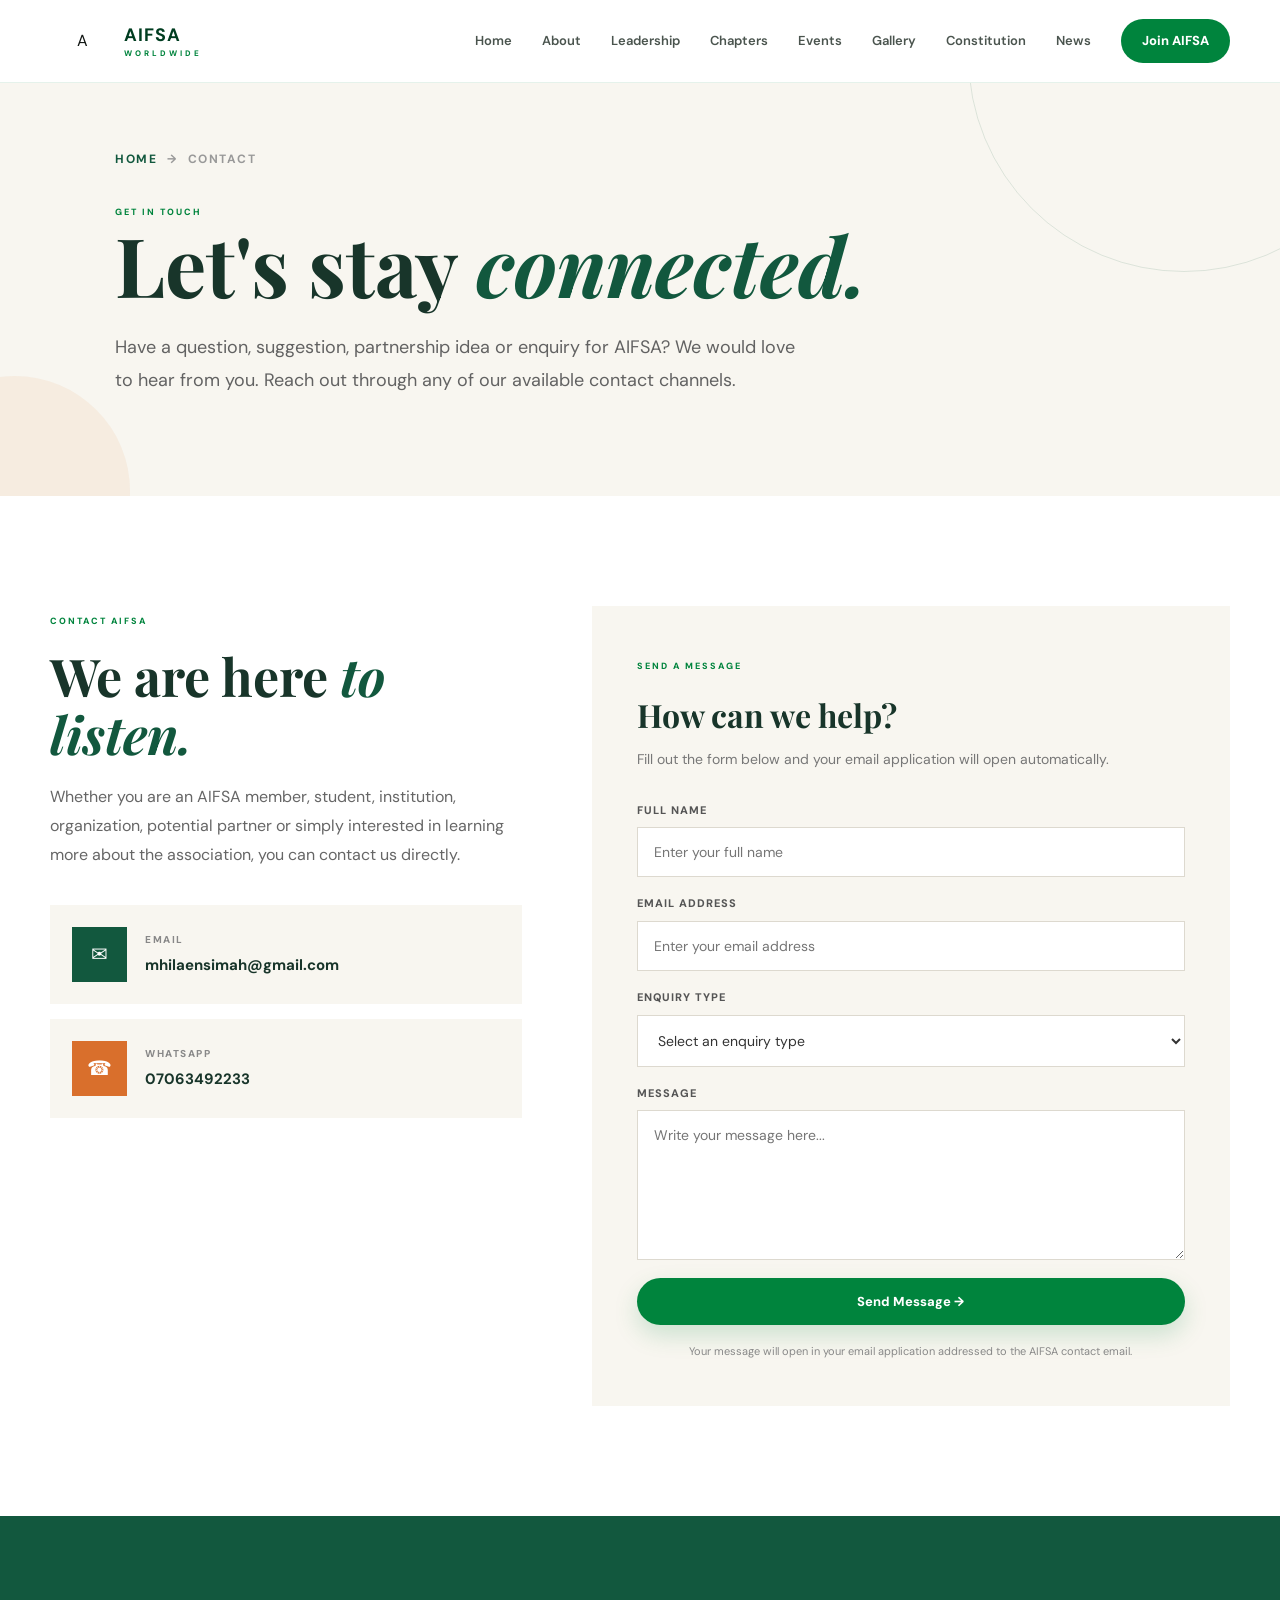
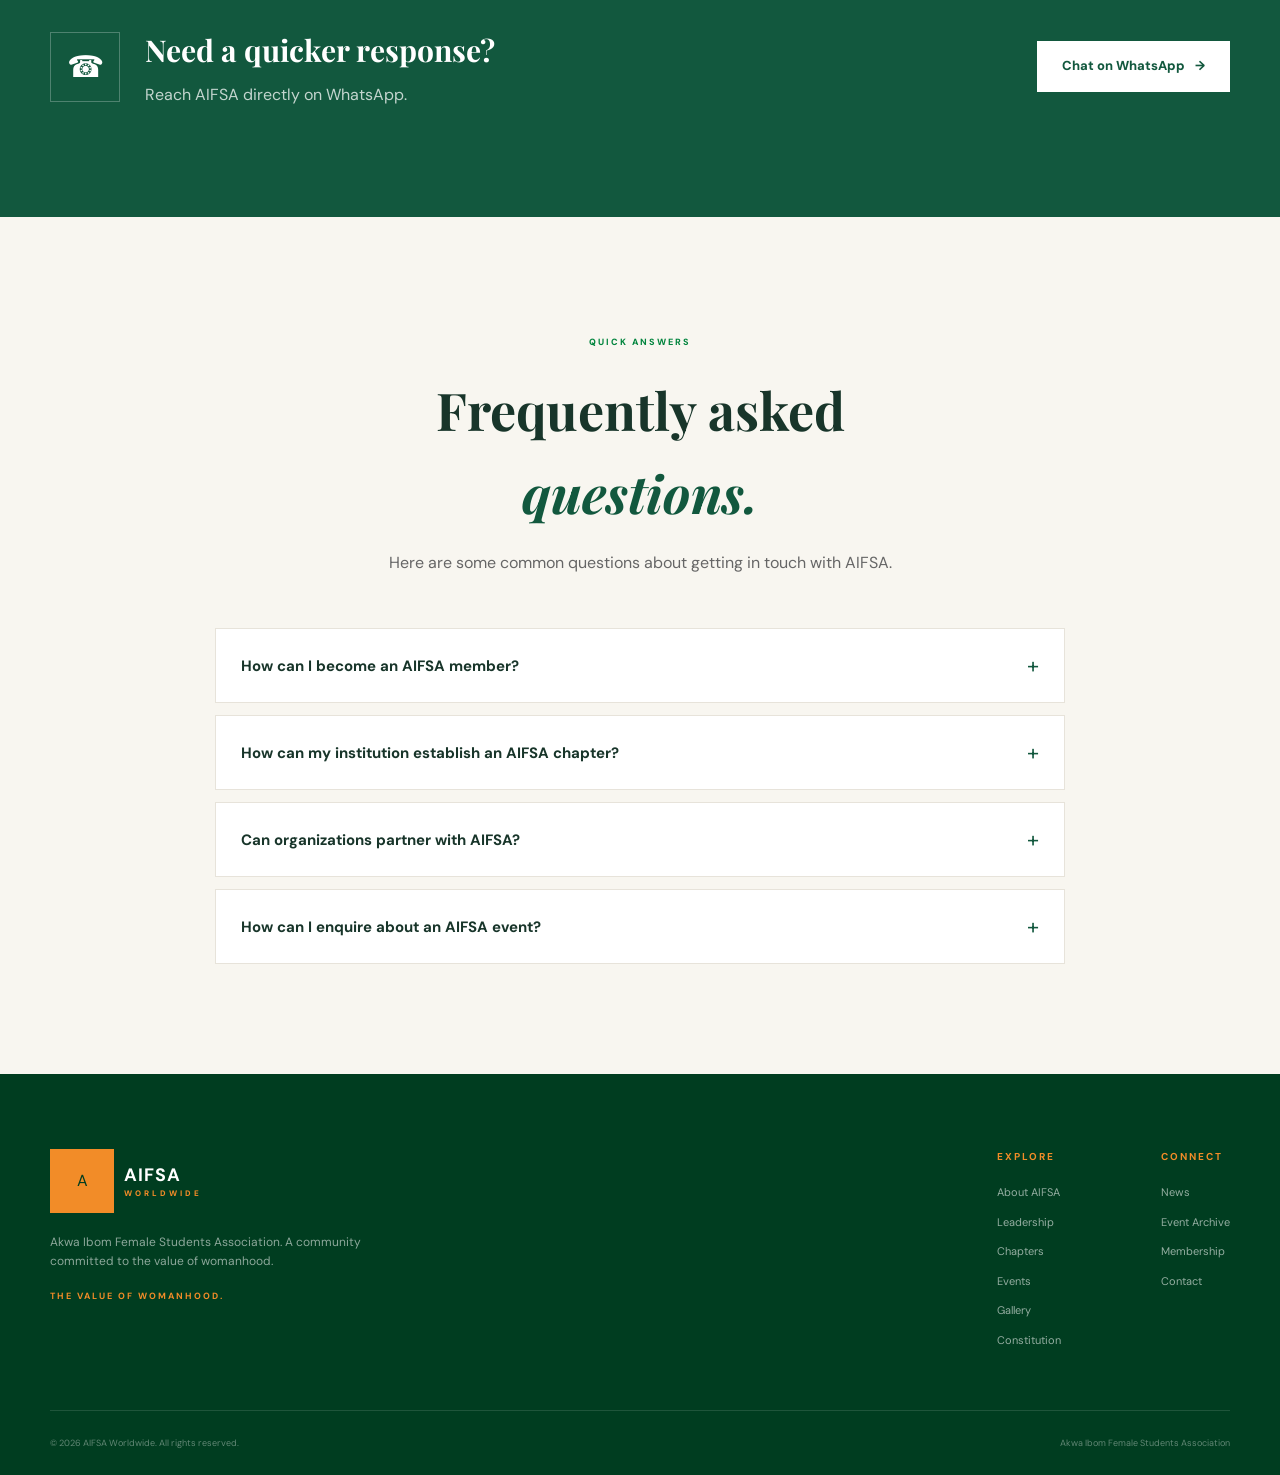
<file: pages/contact.html>
<!DOCTYPE html>
<html lang="en">
<head>
    <meta charset="UTF-8">
    <meta name="viewport" content="width=device-width, initial-scale=1.0">

    <title>Contact AIFSA | Akwa Ibom Female Students Association</title>

    <meta name="description"
        content="Contact AIFSA Worldwide, the Akwa Ibom Female Students Association. Reach the association by email or WhatsApp for enquiries, partnerships, membership and general information.">

    <link rel="preconnect" href="https://fonts.googleapis.com">
    <link rel="preconnect" href="https://fonts.gstatic.com" crossorigin>

    <link href="https://fonts.googleapis.com/css2?family=DM+Sans:wght@400;500;600;700;800&family=Playfair+Display:ital,wght@0,600;0,700;1,600;1,700&display=swap"
        rel="stylesheet">

    <link rel="stylesheet" href="../style.css">

    <style>

        /* =====================================================
           CONTACT PAGE
        ===================================================== */

        .contact-hero {
            position: relative;
            overflow: hidden;
            padding: 150px 0 100px;
            background: #f8f6f0;
        }

        .contact-hero::before {
            content: "";
            position: absolute;
            width: 430px;
            height: 430px;
            border: 1px solid rgba(18, 88, 62, 0.12);
            border-radius: 50%;
            right: -120px;
            top: -160px;
        }

        .contact-hero::after {
            content: "";
            position: absolute;
            width: 230px;
            height: 230px;
            border-radius: 50%;
            background: rgba(217, 111, 44, 0.08);
            left: -100px;
            bottom: -110px;
        }

        .contact-hero-container {
            position: relative;
            z-index: 2;
            max-width: 1050px;
        }

        .breadcrumb {
            display: flex;
            align-items: center;
            gap: 10px;
            margin-bottom: 28px;
            font-size: 12px;
            font-weight: 700;
            letter-spacing: 1.5px;
            text-transform: uppercase;
        }

        .breadcrumb a {
            color: #12583e;
            text-decoration: none;
        }

        .breadcrumb span {
            color: #999;
        }

        .contact-hero h1 {
            max-width: 850px;
            margin: 0 0 25px;
            font-family: "Playfair Display", serif;
            font-size: clamp(48px, 7vw, 82px);
            line-height: 1.02;
            color: #18352a;
        }

        .contact-hero h1 em {
            color: #12583e;
        }

        .contact-hero-description {
            max-width: 700px;
            font-size: 18px;
            line-height: 1.8;
            color: #626262;
        }


        /* =====================================================
           CONTACT MAIN
        ===================================================== */

        .contact-main {
            background: #fff;
        }

        .contact-grid {
            display: grid;
            grid-template-columns: 0.85fr 1.15fr;
            gap: 70px;
            align-items: start;
        }


        /* =====================================================
           CONTACT INFORMATION
        ===================================================== */

        .contact-info h2 {
            margin: 15px 0 20px;
            font-family: "Playfair Display", serif;
            font-size: clamp(36px, 5vw, 52px);
            line-height: 1.12;
            color: #18352a;
        }

        .contact-info h2 em {
            color: #12583e;
        }

        .contact-info > p {
            margin-bottom: 35px;
            color: #666;
            line-height: 1.8;
        }

        .contact-details {
            display: grid;
            gap: 15px;
        }

        .contact-detail {
            display: grid;
            grid-template-columns: 55px 1fr;
            gap: 18px;
            align-items: center;
            padding: 22px;
            background: #f8f6f0;
            text-decoration: none;
            transition: 0.3s ease;
        }

        .contact-detail:hover {
            transform: translateX(5px);
            background: #eef5f1;
        }

        .contact-detail-icon {
            width: 55px;
            height: 55px;
            display: flex;
            align-items: center;
            justify-content: center;
            background: #12583e;
            color: #fff;
            font-size: 20px;
        }

        .contact-detail:nth-child(2) .contact-detail-icon {
            background: #d96f2c;
        }

        .contact-detail-label {
            display: block;
            margin-bottom: 5px;
            font-size: 10px;
            font-weight: 800;
            letter-spacing: 1.5px;
            text-transform: uppercase;
            color: #888;
        }

        .contact-detail strong {
            display: block;
            color: #18352a;
            font-size: 15px;
            word-break: break-word;
        }


        /* =====================================================
           CONTACT FORM
        ===================================================== */

        .contact-form-wrapper {
            padding: 45px;
            background: #f8f6f0;
        }

        .contact-form-header {
            margin-bottom: 30px;
        }

        .contact-form-header h3 {
            margin: 12px 0 8px;
            font-family: "Playfair Display", serif;
            font-size: 32px;
            color: #18352a;
        }

        .contact-form-header p {
            margin: 0;
            color: #777;
            font-size: 14px;
            line-height: 1.7;
        }

        .contact-form {
            display: grid;
            gap: 18px;
        }

        .form-group {
            display: grid;
            gap: 8px;
        }

        .form-group label {
            font-size: 11px;
            font-weight: 800;
            letter-spacing: 1px;
            text-transform: uppercase;
            color: #555;
        }

        .form-group input,
        .form-group select,
        .form-group textarea {
            width: 100%;
            box-sizing: border-box;
            padding: 15px 16px;
            border: 1px solid #ddd9cf;
            outline: none;
            background: #fff;
            color: #333;
            font-family: "DM Sans", sans-serif;
            font-size: 14px;
            transition: 0.25s ease;
        }

        .form-group input:focus,
        .form-group select:focus,
        .form-group textarea:focus {
            border-color: #12583e;
            box-shadow: 0 0 0 3px rgba(18, 88, 62, 0.08);
        }

        .form-group textarea {
            min-height: 150px;
            resize: vertical;
        }

        .form-submit {
            width: 100%;
            border: none;
            cursor: pointer;
            font-family: "DM Sans", sans-serif;
        }

        .form-note {
            margin: 0;
            text-align: center;
            color: #888;
            font-size: 11px;
            line-height: 1.6;
        }


        /* =====================================================
           WHATSAPP CTA
        ===================================================== */

        .whatsapp-section {
            background: #12583e;
            color: #fff;
        }

        .whatsapp-container {
            display: flex;
            align-items: center;
            justify-content: space-between;
            gap: 40px;
        }

        .whatsapp-content {
            display: flex;
            align-items: center;
            gap: 25px;
        }

        .whatsapp-icon {
            width: 70px;
            height: 70px;
            flex-shrink: 0;
            display: flex;
            align-items: center;
            justify-content: center;
            border: 1px solid rgba(255,255,255,0.25);
            font-size: 30px;
        }

        .whatsapp-content h2 {
            margin: 0 0 8px;
            font-family: "Playfair Display", serif;
            font-size: 30px;
        }

        .whatsapp-content p {
            margin: 0;
            color: rgba(255,255,255,0.75);
            line-height: 1.6;
        }

        .whatsapp-button {
            flex-shrink: 0;
            display: inline-flex;
            align-items: center;
            gap: 10px;
            padding: 15px 25px;
            background: #fff;
            color: #12583e;
            text-decoration: none;
            font-size: 13px;
            font-weight: 800;
            transition: 0.3s ease;
        }

        .whatsapp-button:hover {
            transform: translateY(-3px);
        }


        /* =====================================================
           FAQ
        ===================================================== */

        .faq-section {
            background: #f8f6f0;
        }

        .faq-heading {
            max-width: 650px;
            margin: 0 auto 50px;
            text-align: center;
        }

        .faq-heading h2 {
            margin: 15px 0;
            font-family: "Playfair Display", serif;
            font-size: clamp(36px, 5vw, 52px);
            color: #18352a;
        }

        .faq-heading h2 em {
            color: #12583e;
        }

        .faq-heading p {
            color: #666;
            line-height: 1.8;
        }

        .faq-list {
            max-width: 850px;
            margin: auto;
            display: grid;
            gap: 12px;
        }

        .faq-item {
            background: #fff;
            border: 1px solid #e7e3da;
        }

        .faq-question {
            width: 100%;
            display: flex;
            align-items: center;
            justify-content: space-between;
            gap: 20px;
            padding: 22px 25px;
            border: none;
            background: transparent;
            cursor: pointer;
            text-align: left;
            font-family: "DM Sans", sans-serif;
            font-size: 15px;
            font-weight: 700;
            color: #18352a;
        }

        .faq-plus {
            flex-shrink: 0;
            font-size: 22px;
            font-weight: 400;
            color: #12583e;
            transition: transform 0.3s ease;
        }

        .faq-answer {
            display: none;
            padding: 0 25px 23px;
            color: #666;
            font-size: 14px;
            line-height: 1.8;
        }

        .faq-item.active .faq-answer {
            display: block;
        }

        .faq-item.active .faq-plus {
            transform: rotate(45deg);
        }


        /* =====================================================
           RESPONSIVE
        ===================================================== */

        @media (max-width: 900px) {

            .contact-grid {
                grid-template-columns: 1fr;
                gap: 50px;
            }

            .whatsapp-container {
                flex-direction: column;
                align-items: flex-start;
            }

        }


        @media (max-width: 650px) {

            .contact-hero {
                padding: 125px 0 75px;
            }

            .contact-form-wrapper {
                padding: 30px 22px;
            }

            .whatsapp-content {
                align-items: flex-start;
            }

        }


        @media (max-width: 480px) {

            .contact-hero h1 {
                font-size: 46px;
            }

            .contact-hero-description {
                font-size: 15px;
            }

            .contact-detail {
                grid-template-columns: 45px 1fr;
                padding: 17px;
                gap: 13px;
            }

            .contact-detail-icon {
                width: 45px;
                height: 45px;
            }

            .whatsapp-content {
                display: block;
            }

            .whatsapp-icon {
                margin-bottom: 20px;
            }

        }

    </style>
</head>


<body>

<!-- =====================================================
     HEADER
===================================================== -->

<header class="header" id="header">

    <div class="container nav-container">

        <a href="../index.html#home" class="logo">

            <span class="logo-mark">
                A
            </span>

            <span class="logo-text">
                <strong>AIFSA</strong>
                <small>WORLDWIDE</small>
            </span>

        </a>


        <nav class="nav-menu" id="navMenu">

            <a href="../index.html#home" class="nav-link">
                Home
            </a>

            <a href="about.html" class="nav-link">
                About
            </a>

            <a href="leadership.html" class="nav-link">
                Leadership
            </a>

            <a href="chapters.html" class="nav-link">
                Chapters
            </a>

            <a href="events.html" class="nav-link">
                Events
            </a>

            <a href="gallery.html" class="nav-link">
                Gallery
            </a>

            <a href="constitution.html" class="nav-link">
                Constitution
            </a>

            <a href="../index.html#news" class="nav-link">
                News
            </a>

            <a href="register.html" class="nav-join">
                Join AIFSA
            </a>

        </nav>


        <button
            class="menu-toggle"
            id="menuToggle"
            aria-label="Open menu">

            <span></span>
            <span></span>
            <span></span>

        </button>

    </div>

</header>


<!-- =====================================================
     MAIN
===================================================== -->

<main>


<!-- =====================================================
     HERO
===================================================== -->

<section class="contact-hero">

    <div class="container contact-hero-container">

        <div class="breadcrumb">

            <a href="../index.html">
                Home
            </a>

            <span>→</span>

            <span>
                Contact
            </span>

        </div>


        <span class="section-tag">
            GET IN TOUCH
        </span>


        <h1>
            Let's stay
            <em>connected.</em>
        </h1>


        <p class="contact-hero-description">
            Have a question, suggestion, partnership idea or
            enquiry for AIFSA? We would love to hear from you.
            Reach out through any of our available contact channels.
        </p>

    </div>

</section>


<!-- =====================================================
     CONTACT INFORMATION + FORM
===================================================== -->

<section class="contact-main section">

    <div class="container contact-grid">


        <!-- CONTACT INFORMATION -->

        <div class="contact-info">

            <span class="section-tag">
                CONTACT AIFSA
            </span>

            <h2>
                We are here
                <em>to listen.</em>
            </h2>

            <p>
                Whether you are an AIFSA member, student,
                institution, organization, potential partner
                or simply interested in learning more about
                the association, you can contact us directly.
            </p>


            <div class="contact-details">


                <!-- EMAIL -->

                <a
                    href="mailto:mhilaensimah@gmail.com"
                    class="contact-detail">

                    <div class="contact-detail-icon">
                        ✉
                    </div>

                    <div>

                        <span class="contact-detail-label">
                            Email
                        </span>

                        <strong>
                            mhilaensimah@gmail.com
                        </strong>

                    </div>

                </a>


                <!-- WHATSAPP -->

                <a
                    href="https://wa.me/2347063492233"
                    target="_blank"
                    rel="noopener noreferrer"
                    class="contact-detail">

                    <div class="contact-detail-icon">
                        ☎
                    </div>

                    <div>

                        <span class="contact-detail-label">
                            WhatsApp
                        </span>

                        <strong>
                            07063492233
                        </strong>

                    </div>

                </a>


            </div>

        </div>


        <!-- CONTACT FORM -->

        <div class="contact-form-wrapper">

            <div class="contact-form-header">

                <span class="section-tag">
                    SEND A MESSAGE
                </span>

                <h3>
                    How can we help?
                </h3>

                <p>
                    Fill out the form below and your email
                    application will open automatically.
                </p>

            </div>


            <form
                class="contact-form"
                id="contactForm">


                <div class="form-group">

                    <label for="name">
                        Full Name
                    </label>

                    <input
                        type="text"
                        id="name"
                        name="name"
                        placeholder="Enter your full name"
                        required>

                </div>


                <div class="form-group">

                    <label for="email">
                        Email Address
                    </label>

                    <input
                        type="email"
                        id="email"
                        name="email"
                        placeholder="Enter your email address"
                        required>

                </div>


                <div class="form-group">

                    <label for="subject">
                        Enquiry Type
                    </label>

                    <select
                        id="subject"
                        name="subject"
                        required>

                        <option value="">
                            Select an enquiry type
                        </option>

                        <option value="Membership">
                            Membership
                        </option>

                        <option value="Chapter">
                            Chapter Enquiry
                        </option>

                        <option value="Partnership">
                            Partnership
                        </option>

                        <option value="Sponsorship">
                            Sponsorship
                        </option>

                        <option value="Event">
                            Event Enquiry
                        </option>

                        <option value="General">
                            General Enquiry
                        </option>

                        <option value="Other">
                            Other
                        </option>

                    </select>

                </div>


                <div class="form-group">

                    <label for="message">
                        Message
                    </label>

                    <textarea
                        id="message"
                        name="message"
                        placeholder="Write your message here..."
                        required></textarea>

                </div>


                <button
                    type="submit"
                    class="btn btn-primary form-submit">

                    Send Message →

                </button>


                <p class="form-note">
                    Your message will open in your email application
                    addressed to the AIFSA contact email.
                </p>

            </form>

        </div>

    </div>

</section>


<!-- =====================================================
     WHATSAPP
===================================================== -->

<section class="whatsapp-section section">

    <div class="container whatsapp-container">

        <div class="whatsapp-content">

            <div class="whatsapp-icon">
                ☎
            </div>

            <div>

                <h2>
                    Need a quicker response?
                </h2>

                <p>
                    Reach AIFSA directly on WhatsApp.
                </p>

            </div>

        </div>


        <a
            href="https://wa.me/2347063492233"
            target="_blank"
            rel="noopener noreferrer"
            class="whatsapp-button">

            Chat on WhatsApp
            <span>→</span>

        </a>

    </div>

</section>


<!-- =====================================================
     FAQ
===================================================== -->

<section class="faq-section section">

    <div class="container">

        <div class="faq-heading">

            <span class="section-tag">
                QUICK ANSWERS
            </span>

            <h2>
                Frequently asked
                <em>questions.</em>
            </h2>

            <p>
                Here are some common questions about getting
                in touch with AIFSA.
            </p>

        </div>


        <div class="faq-list">


            <article class="faq-item">

                <button
                    class="faq-question"
                    type="button">

                    How can I become an AIFSA member?

                    <span class="faq-plus">
                        +
                    </span>

                </button>

                <div class="faq-answer">

                    You can visit the Membership page on this
                    website and complete the registration process.
                    You may also contact AIFSA directly for further
                    information.

                </div>

            </article>


            <article class="faq-item">

                <button
                    class="faq-question"
                    type="button">

                    How can my institution establish an AIFSA chapter?

                    <span class="faq-plus">
                        +
                    </span>

                </button>

                <div class="faq-answer">

                    Contact AIFSA through the email address or
                    WhatsApp number provided on this page.
                    The association can provide information about
                    chapter establishment and recognition.

                </div>

            </article>


            <article class="faq-item">

                <button
                    class="faq-question"
                    type="button">

                    Can organizations partner with AIFSA?

                    <span class="faq-plus">
                        +
                    </span>

                </button>

                <div class="faq-answer">

                    Yes. Organizations, institutions, brands and
                    individuals interested in partnerships,
                    sponsorships, collaborations or programmes
                    can contact AIFSA to discuss opportunities.

                </div>

            </article>


            <article class="faq-item">

                <button
                    class="faq-question"
                    type="button">

                    How can I enquire about an AIFSA event?

                    <span class="faq-plus">
                        +
                    </span>

                </button>

                <div class="faq-answer">

                    You can contact AIFSA through email or WhatsApp
                    for information about upcoming events,
                    registration, participation, partnerships
                    and sponsorship opportunities.

                </div>

            </article>


        </div>

    </div>

</section>


</main>


<!-- =====================================================
     FOOTER
===================================================== -->

<footer class="footer">

    <div class="container">

        <div class="footer-top">


            <div class="footer-brand">

                <a
                    href="../index.html#home"
                    class="logo footer-logo">

                    <span class="logo-mark">
                        A
                    </span>

                    <span class="logo-text">
                        <strong>AIFSA</strong>
                        <small>WORLDWIDE</small>
                    </span>

                </a>

                <p>
                    Akwa Ibom Female Students Association.
                    A community committed to the value of womanhood.
                </p>

                <strong class="footer-motto">
                    THE VALUE OF WOMANHOOD.
                </strong>

            </div>


            <div class="footer-links">


                <div>

                    <h4>
                        EXPLORE
                    </h4>

                    <a href="about.html">
                        About AIFSA
                    </a>

                    <a href="leadership.html">
                        Leadership
                    </a>

                    <a href="chapters.html">
                        Chapters
                    </a>

                    <a href="events.html">
                        Events
                    </a>

                    <a href="gallery.html">
                        Gallery
                    </a>

                    <a href="constitution.html">
                        Constitution
                    </a>

                </div>


                <div>

                    <h4>
                        CONNECT
                    </h4>

                    <a href="../index.html#news">
                        News
                    </a>

                    <a href="event-archive.html">
                        Event Archive
                    </a>

                    <a href="register.html">
                        Membership
                    </a>

                    <a href="contact.html">
                        Contact
                    </a>

                </div>


            </div>

        </div>


        <div class="footer-bottom">

            <span>
                © <span id="currentYear"></span>
                AIFSA Worldwide. All rights reserved.
            </span>

            <span>
                Akwa Ibom Female Students Association
            </span>

        </div>

    </div>

</footer>


<!-- =====================================================
     JAVASCRIPT
===================================================== -->

<script src="../app.js"></script>

<script>

    /* =====================================================
       CURRENT YEAR
    ===================================================== */

    const yearElement = document.getElementById("currentYear");

    if (yearElement) {
        yearElement.textContent = new Date().getFullYear();
    }


    /* =====================================================
       MOBILE NAVIGATION
    ===================================================== */

    const menuToggle = document.getElementById("menuToggle");
    const navMenu = document.getElementById("navMenu");

    if (menuToggle && navMenu) {

        menuToggle.addEventListener("click", function () {

            navMenu.classList.toggle("active");
            menuToggle.classList.toggle("active");

        });


        const navLinks = navMenu.querySelectorAll("a");

        navLinks.forEach(function (link) {

            link.addEventListener("click", function () {

                navMenu.classList.remove("active");
                menuToggle.classList.remove("active");

            });

        });

    }


    /* =====================================================
       CONTACT FORM
       Opens the user's email application
    ===================================================== */

    const contactForm = document.getElementById("contactForm");

    if (contactForm) {

        contactForm.addEventListener("submit", function (event) {

            event.preventDefault();

            const name =
                document.getElementById("name").value.trim();

            const email =
                document.getElementById("email").value.trim();

            const subject =
                document.getElementById("subject").value;

            const message =
                document.getElementById("message").value.trim();


            const emailSubject =
                encodeURIComponent(
                    "AIFSA Website Enquiry - " + subject
                );


            const emailBody =
                encodeURIComponent(
                    "Hello AIFSA,\n\n" +
                    "My name is " + name + ".\n\n" +
                    "My email address is: " + email + "\n\n" +
                    "Enquiry type: " + subject + "\n\n" +
                    "Message:\n" +
                    message +
                    "\n\nThank you."
                );


            window.location.href =
                "mailto:mhilaensimah@gmail.com" +
                "?subject=" + emailSubject +
                "&body=" + emailBody;

        });

    }


    /* =====================================================
       FAQ ACCORDION
    ===================================================== */

    const faqItems =
        document.querySelectorAll(".faq-item");

    faqItems.forEach(function (item) {

        const question =
            item.querySelector(".faq-question");

        question.addEventListener("click", function () {

            const isActive =
                item.classList.contains("active");


            faqItems.forEach(function (otherItem) {

                otherItem.classList.remove("active");

            });


            if (!isActive) {

                item.classList.add("active");

            }

        });

    });

</script>

</body>
</html>
</file>
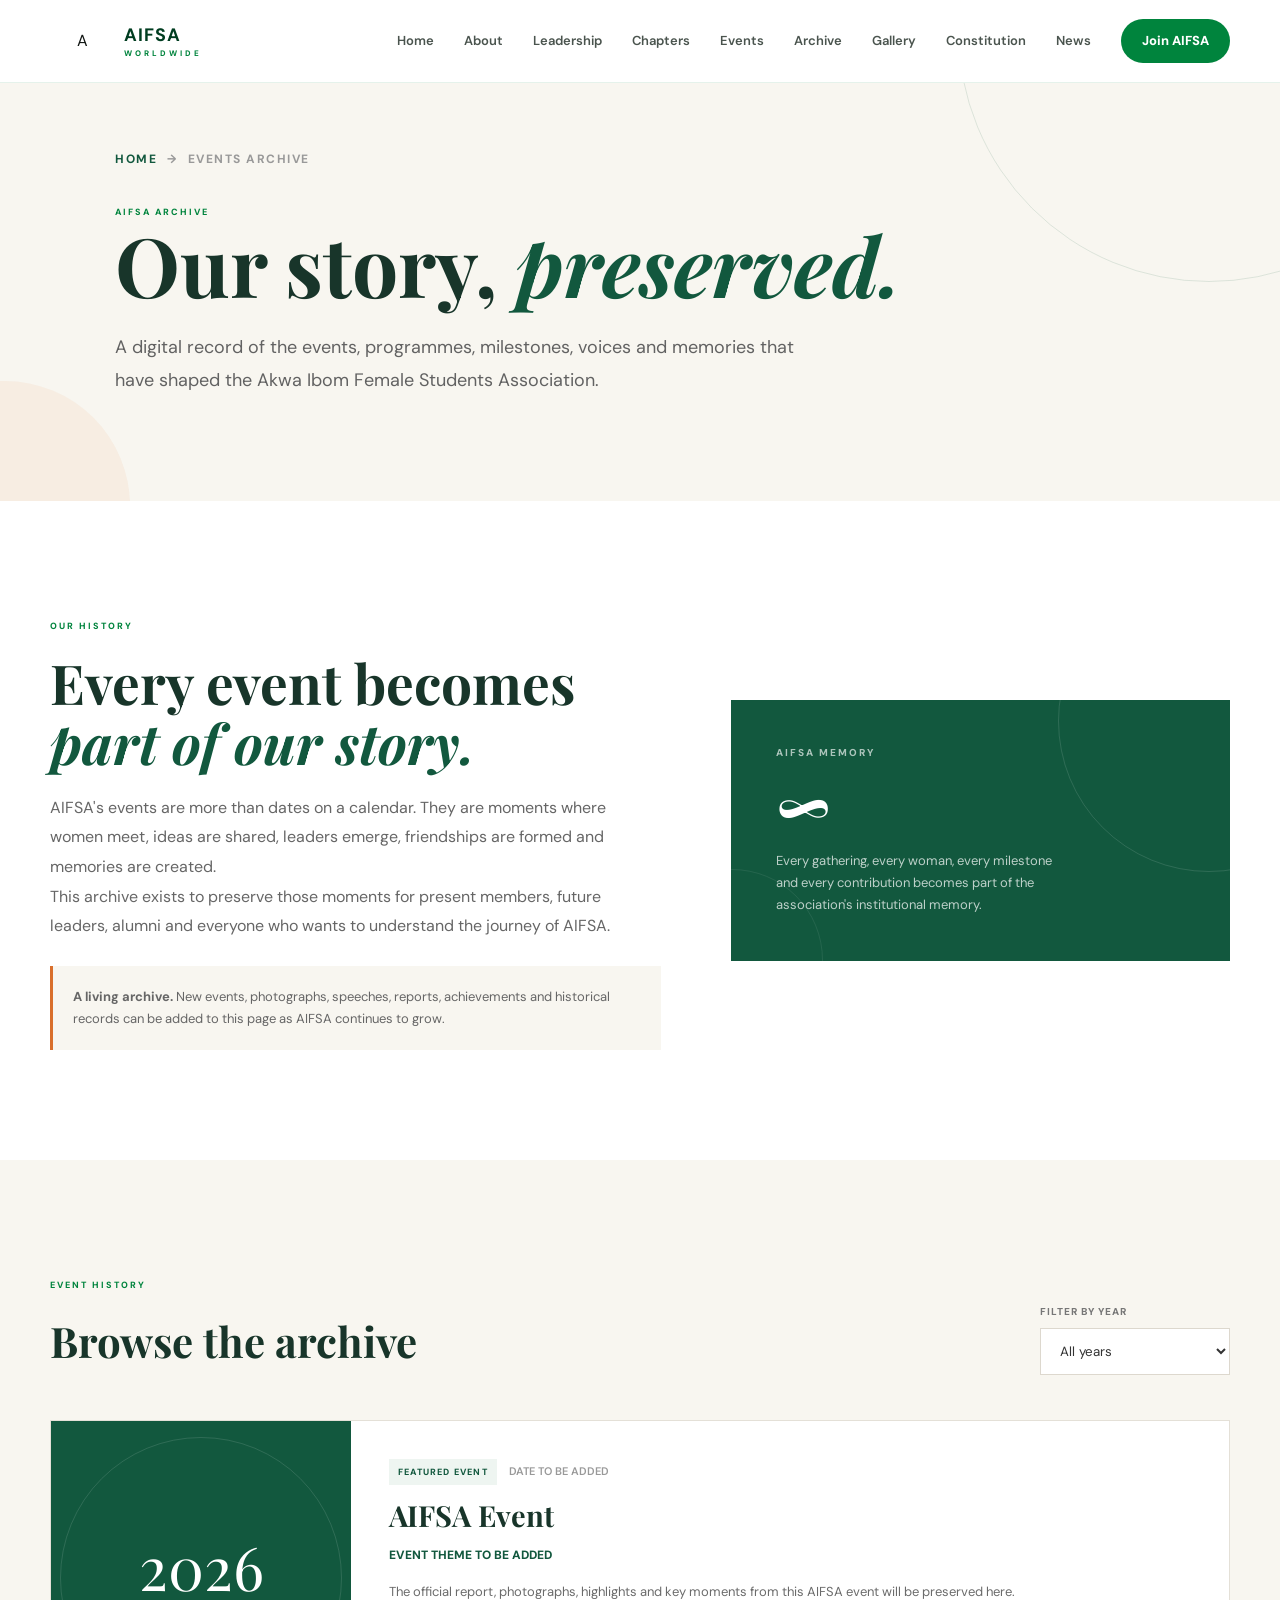
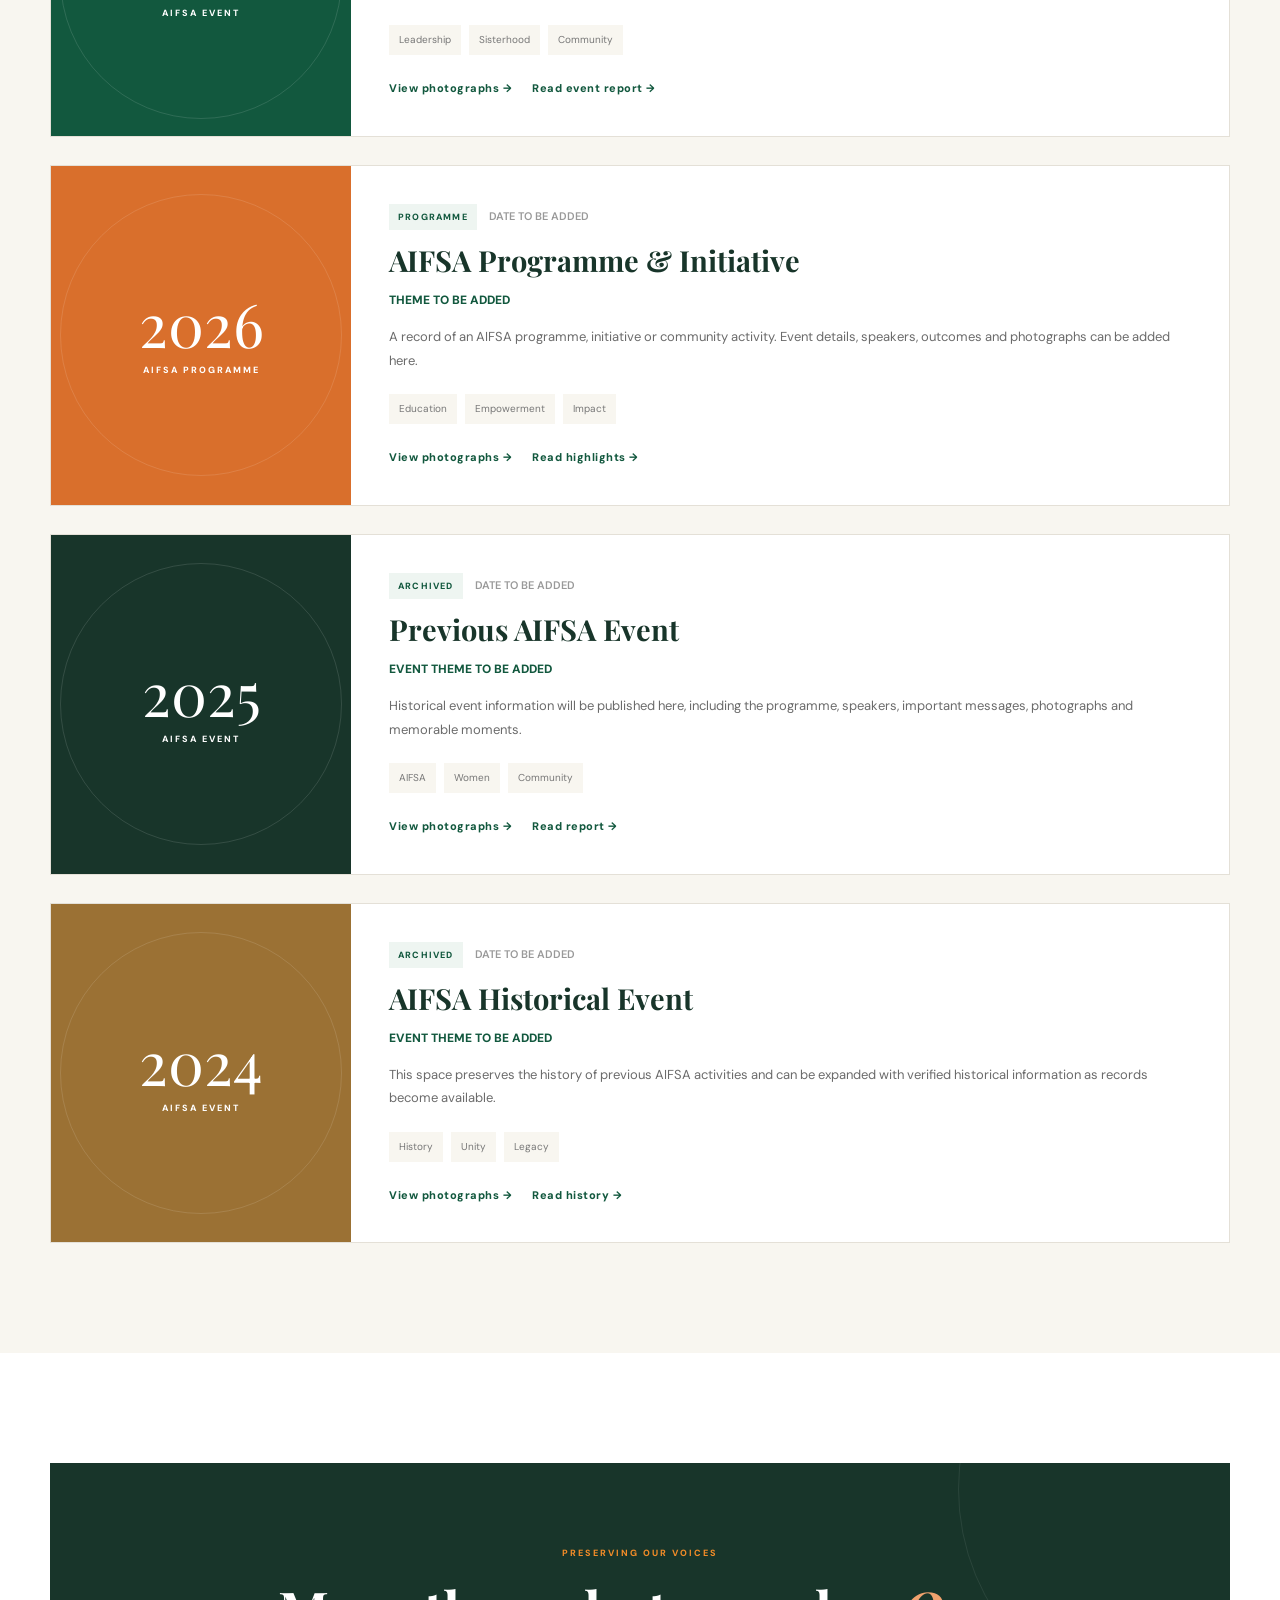
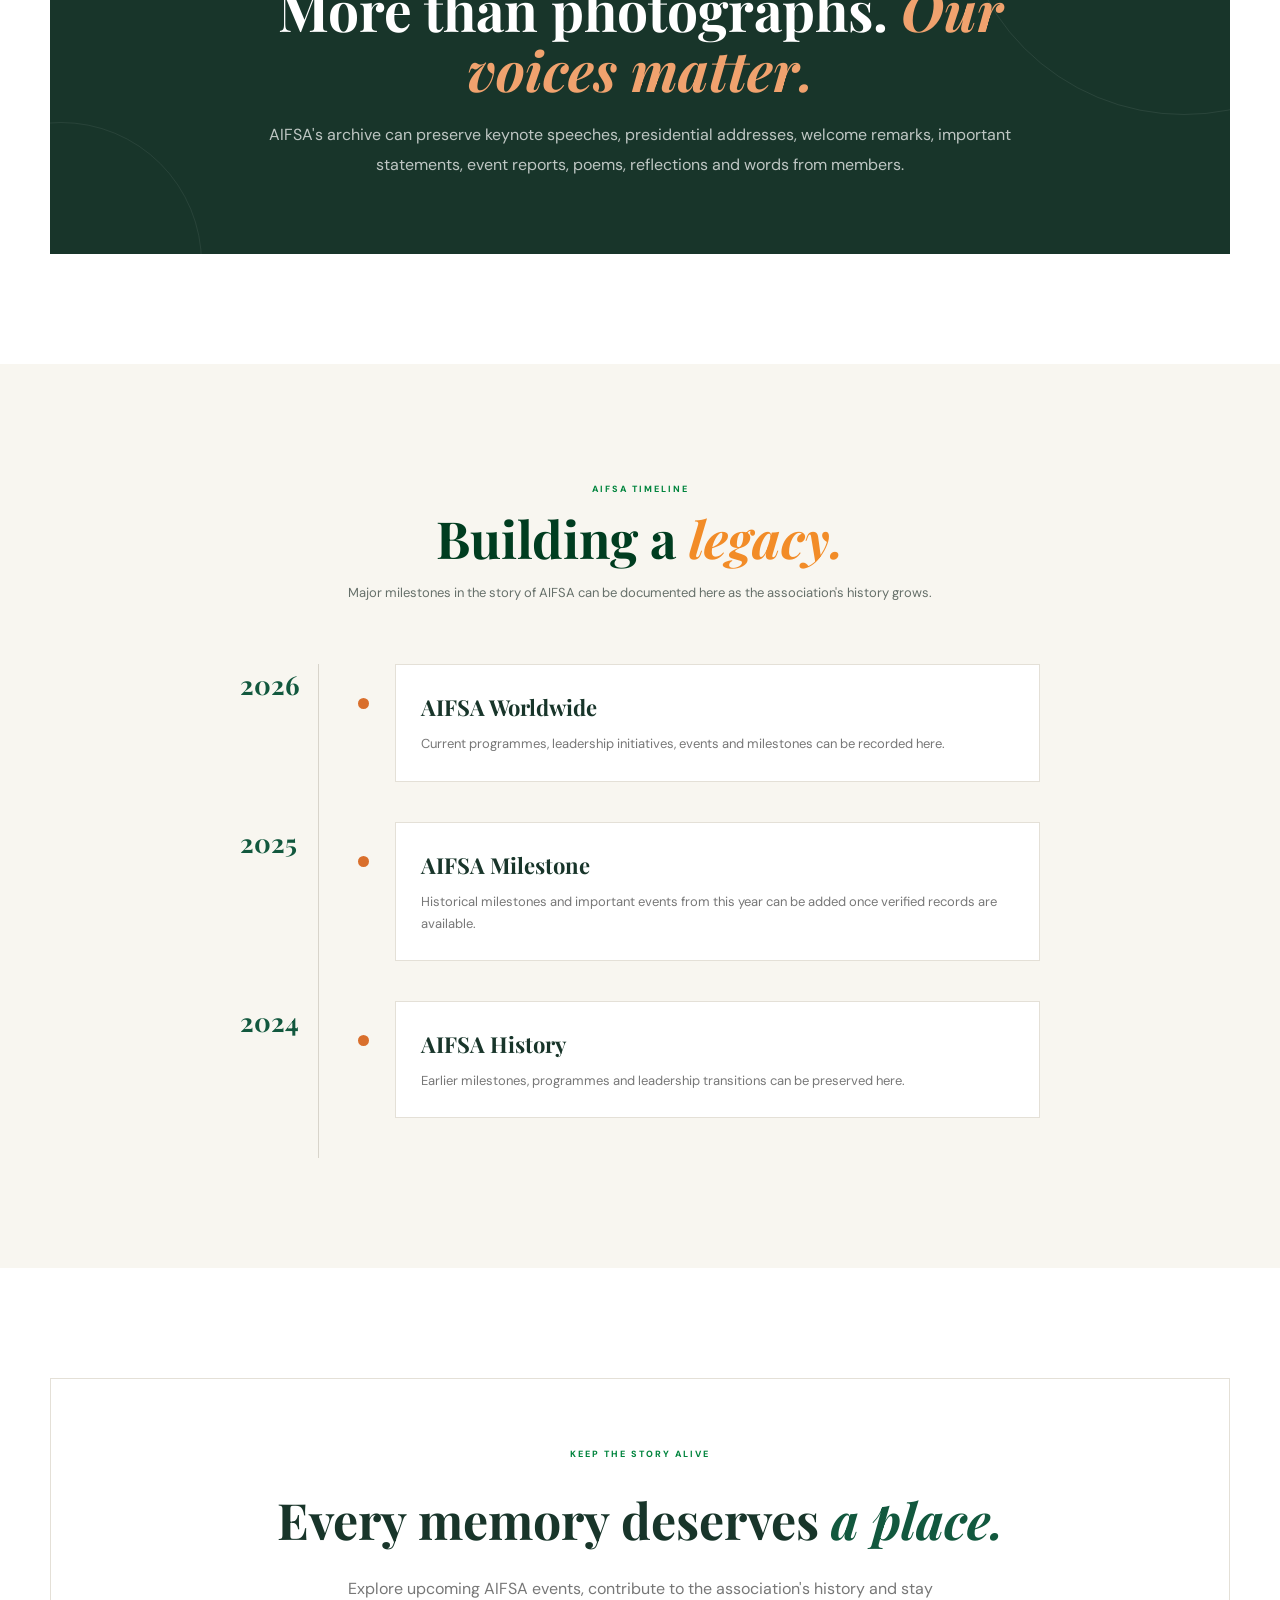
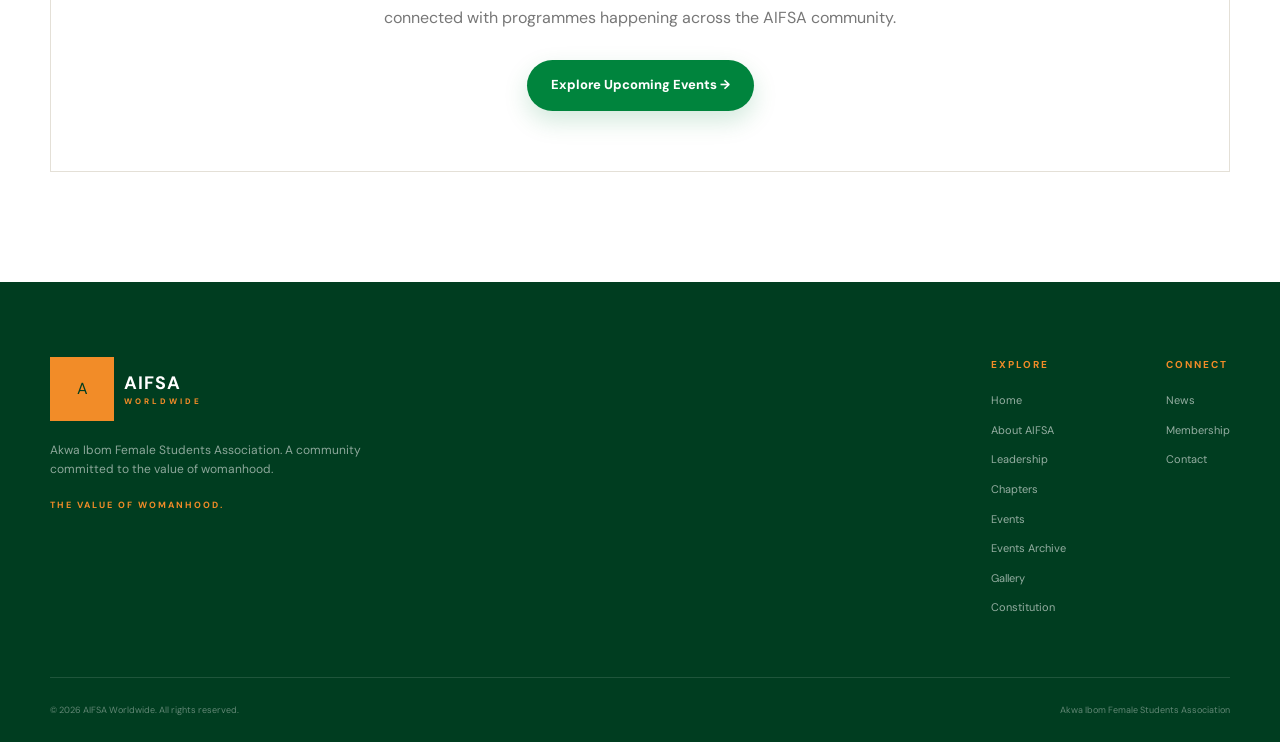
<file: pages/events-archive.html>
<!DOCTYPE html>
<html lang="en">
<head>

    <meta charset="UTF-8">
    <meta name="viewport" content="width=device-width, initial-scale=1.0">

    <title>Events Archive | AIFSA Worldwide</title>

    <meta name="description"
        content="Explore the official AIFSA Worldwide events archive, preserving programmes, milestones, photographs, speeches and memories from the Akwa Ibom Female Students Association.">

    <link rel="preconnect" href="https://fonts.googleapis.com">
    <link rel="preconnect" href="https://fonts.gstatic.com" crossorigin>

    <link
        href="https://fonts.googleapis.com/css2?family=DM+Sans:wght@400;500;600;700;800&family=Playfair+Display:ital,wght@0,600;0,700;1,600;1,700&display=swap"
        rel="stylesheet">

    <link rel="stylesheet" href="../style.css">


    <style>

        /* =====================================================
           EVENTS ARCHIVE PAGE
        ===================================================== */

        .archive-hero {
            position: relative;
            overflow: hidden;
            padding: 150px 0 105px;
            background: #f8f6f0;
        }

        .archive-hero::before {
            content: "";
            position: absolute;
            width: 500px;
            height: 500px;
            border: 1px solid rgba(18, 88, 62, 0.12);
            border-radius: 50%;
            right: -180px;
            top: -220px;
        }

        .archive-hero::after {
            content: "";
            position: absolute;
            width: 250px;
            height: 250px;
            background: rgba(217, 111, 44, 0.07);
            border-radius: 50%;
            left: -120px;
            bottom: -130px;
        }

        .archive-hero-container {
            position: relative;
            z-index: 2;
            max-width: 1050px;
        }

        .breadcrumb {
            display: flex;
            align-items: center;
            gap: 10px;
            margin-bottom: 28px;
            font-size: 12px;
            font-weight: 700;
            letter-spacing: 1.5px;
            text-transform: uppercase;
        }

        .breadcrumb a {
            color: #12583e;
            text-decoration: none;
        }

        .breadcrumb span {
            color: #999;
        }

        .archive-hero h1 {
            max-width: 850px;
            margin: 0 0 25px;
            color: #18352a;
            font-family: "Playfair Display", serif;
            font-size: clamp(48px, 7vw, 82px);
            line-height: 1.02;
        }

        .archive-hero h1 em {
            color: #12583e;
        }

        .archive-hero-description {
            max-width: 720px;
            color: #626262;
            font-size: 18px;
            line-height: 1.8;
        }


        /* =====================================================
           ARCHIVE INTRO
        ===================================================== */

        .archive-intro {
            background: #fff;
        }

        .archive-intro-grid {
            display: grid;
            grid-template-columns: 1.1fr .9fr;
            gap: 70px;
            align-items: center;
        }

        .archive-intro-content h2 {
            margin: 15px 0 20px;
            color: #18352a;
            font-family: "Playfair Display", serif;
            font-size: clamp(38px, 5vw, 55px);
            line-height: 1.1;
        }

        .archive-intro-content h2 em {
            color: #12583e;
        }

        .archive-intro-content p {
            color: #666;
            line-height: 1.85;
        }

        .archive-note {
            margin-top: 25px;
            padding: 20px;
            border-left: 3px solid #d96f2c;
            background: #f8f6f0;
            color: #666;
            font-size: 13px;
            line-height: 1.7;
        }

        .archive-stat-card {
            position: relative;
            overflow: hidden;
            padding: 45px;
            background: #12583e;
            color: #fff;
        }

        .archive-stat-card::before {
            content: "";
            position: absolute;
            width: 300px;
            height: 300px;
            border: 1px solid rgba(255,255,255,.12);
            border-radius: 50%;
            right: -130px;
            top: -130px;
        }

        .archive-stat-card::after {
            content: "";
            position: absolute;
            width: 180px;
            height: 180px;
            border: 1px solid rgba(255,255,255,.08);
            border-radius: 50%;
            left: -90px;
            bottom: -90px;
        }

        .archive-stat-content {
            position: relative;
            z-index: 2;
        }

        .archive-stat-content span {
            display: block;
            margin-bottom: 12px;
            color: rgba(255,255,255,.65);
            font-size: 10px;
            font-weight: 800;
            letter-spacing: 2px;
        }

        .archive-stat-content strong {
            display: block;
            margin-bottom: 12px;
            font-family: "Playfair Display", serif;
            font-size: 65px;
            line-height: 1;
        }

        .archive-stat-content p {
            max-width: 300px;
            margin: 0;
            color: rgba(255,255,255,.72);
            line-height: 1.7;
            font-size: 13px;
        }


        /* =====================================================
           FILTER
        ===================================================== */

        .archive-list-section {
            background: #f8f6f0;
        }

        .archive-toolbar {
            display: flex;
            justify-content: space-between;
            align-items: end;
            gap: 30px;
            margin-bottom: 45px;
        }

        .archive-toolbar h2 {
            margin: 12px 0 0;
            color: #18352a;
            font-family: "Playfair Display", serif;
            font-size: 42px;
        }

        .archive-filter {
            min-width: 190px;
        }

        .archive-filter label {
            display: block;
            margin-bottom: 8px;
            color: #777;
            font-size: 10px;
            font-weight: 800;
            letter-spacing: 1px;
            text-transform: uppercase;
        }

        .archive-filter select {
            width: 100%;
            padding: 13px 15px;
            border: 1px solid #ddd8ce;
            outline: none;
            background: #fff;
            color: #333;
            font-family: "DM Sans", sans-serif;
            cursor: pointer;
        }


        /* =====================================================
           EVENT ARCHIVE CARD
        ===================================================== */

        .archive-grid {
            display: grid;
            gap: 28px;
        }

        .archive-card {
            display: grid;
            grid-template-columns: 300px 1fr;
            overflow: hidden;
            background: #fff;
            border: 1px solid #e4e0d7;
            transition: .3s ease;
        }

        .archive-card:hover {
            transform: translateY(-4px);
            box-shadow: 0 18px 45px rgba(0,0,0,.06);
        }

        .archive-image {
            min-height: 300px;
            position: relative;
            display: flex;
            align-items: center;
            justify-content: center;
            overflow: hidden;
            background: #12583e;
            color: #fff;
        }

        .archive-image::before {
            content: "";
            position: absolute;
            width: 280px;
            height: 280px;
            border: 1px solid rgba(255,255,255,.12);
            border-radius: 50%;
        }

        .archive-image-content {
            position: relative;
            z-index: 2;
            text-align: center;
        }

        .archive-image-content .archive-year {
            display: block;
            font-family: "Playfair Display", serif;
            font-size: 60px;
            line-height: 1;
        }

        .archive-image-content span:last-child {
            display: block;
            margin-top: 10px;
            font-size: 9px;
            font-weight: 800;
            letter-spacing: 2px;
        }

        .archive-image-orange {
            background: #d96f2c;
        }

        .archive-image-dark {
            background: #18352a;
        }

        .archive-image-gold {
            background: #9b7134;
        }

        .archive-content {
            padding: 38px;
        }

        .archive-meta {
            display: flex;
            align-items: center;
            flex-wrap: wrap;
            gap: 12px;
            margin-bottom: 13px;
        }

        .archive-category {
            padding: 6px 9px;
            background: #eef5f1;
            color: #12583e;
            font-size: 9px;
            font-weight: 800;
            letter-spacing: 1.2px;
        }

        .archive-date {
            color: #999;
            font-size: 11px;
            font-weight: 600;
        }

        .archive-content h3 {
            margin: 0 0 13px;
            color: #18352a;
            font-family: "Playfair Display", serif;
            font-size: 29px;
            line-height: 1.2;
        }

        .archive-theme {
            margin-bottom: 15px;
            color: #12583e;
            font-size: 12px;
            font-weight: 800;
        }

        .archive-content p {
            margin-bottom: 22px;
            color: #6b6b6b;
            font-size: 13px;
            line-height: 1.8;
        }

        .archive-highlights {
            display: flex;
            flex-wrap: wrap;
            gap: 8px;
            margin-bottom: 25px;
        }

        .archive-highlight {
            padding: 7px 10px;
            background: #f8f6f0;
            color: #777;
            font-size: 10px;
        }

        .archive-links {
            display: flex;
            align-items: center;
            flex-wrap: wrap;
            gap: 20px;
        }

        .archive-link {
            color: #12583e;
            text-decoration: none;
            font-size: 11px;
            font-weight: 800;
            letter-spacing: .5px;
        }

        .archive-link:hover {
            color: #d96f2c;
        }


        /* =====================================================
           FEATURED MEMORY
        ===================================================== */

        .memory-section {
            background: #fff;
        }

        .memory-box {
            position: relative;
            overflow: hidden;
            padding: 75px 50px;
            background: #18352a;
            color: #fff;
            text-align: center;
        }

        .memory-box::before {
            content: "";
            position: absolute;
            width: 450px;
            height: 450px;
            border: 1px solid rgba(255,255,255,.08);
            border-radius: 50%;
            right: -180px;
            top: -200px;
        }

        .memory-box::after {
            content: "";
            position: absolute;
            width: 280px;
            height: 280px;
            border: 1px solid rgba(255,255,255,.07);
            border-radius: 50%;
            left: -130px;
            bottom: -150px;
        }

        .memory-content {
            position: relative;
            z-index: 2;
            max-width: 750px;
            margin: auto;
        }

        .memory-content h2 {
            margin: 15px 0 20px;
            font-family: "Playfair Display", serif;
            font-size: clamp(38px, 5vw, 55px);
            line-height: 1.1;
        }

        .memory-content h2 em {
            color: #f0a26e;
        }

        .memory-content p {
            color: rgba(255,255,255,.72);
            line-height: 1.85;
        }


        /* =====================================================
           TIMELINE
        ===================================================== */

        .timeline-section {
            background: #f8f6f0;
        }

        .timeline {
            max-width: 800px;
            margin: 0 auto;
            position: relative;
        }

        .timeline::before {
            content: "";
            position: absolute;
            left: 78px;
            top: 0;
            bottom: 0;
            width: 1px;
            background: #d8d4cb;
        }

        .timeline-item {
            display: grid;
            grid-template-columns: 120px 1fr;
            gap: 35px;
            position: relative;
            padding-bottom: 40px;
        }

        .timeline-year {
            position: relative;
            z-index: 2;
            color: #12583e;
            font-family: "Playfair Display", serif;
            font-size: 26px;
            font-weight: 700;
        }

        .timeline-content {
            position: relative;
            padding: 25px;
            background: #fff;
            border: 1px solid #e4e0d7;
        }

        .timeline-content::before {
            content: "";
            position: absolute;
            left: -41px;
            top: 30px;
            width: 11px;
            height: 11px;
            border-radius: 50%;
            background: #d96f2c;
            border: 3px solid #f8f6f0;
            box-sizing: content-box;
        }

        .timeline-content h3 {
            margin: 0 0 8px;
            color: #18352a;
            font-family: "Playfair Display", serif;
            font-size: 22px;
        }

        .timeline-content p {
            margin: 0;
            color: #777;
            font-size: 13px;
            line-height: 1.7;
        }


        /* =====================================================
           ADD EVENT
        ===================================================== */

        .archive-cta {
            background: #fff;
        }

        .archive-cta-box {
            padding: 60px 30px;
            border: 1px solid #e4e0d7;
            text-align: center;
        }

        .archive-cta-box h2 {
            margin: 15px 0;
            color: #18352a;
            font-family: "Playfair Display", serif;
            font-size: clamp(36px, 5vw, 50px);
        }

        .archive-cta-box h2 em {
            color: #12583e;
        }

        .archive-cta-box p {
            max-width: 650px;
            margin: 0 auto 28px;
            color: #777;
            line-height: 1.8;
        }


        /* =====================================================
           RESPONSIVE
        ===================================================== */

        @media (max-width: 850px) {

            .archive-intro-grid {
                grid-template-columns: 1fr;
            }

            .archive-card {
                grid-template-columns: 1fr;
            }

            .archive-image {
                min-height: 250px;
            }

        }


        @media (max-width: 650px) {

            .archive-hero {
                padding: 125px 0 75px;
            }

            .archive-toolbar {
                display: block;
            }

            .archive-filter {
                margin-top: 25px;
            }

            .archive-content {
                padding: 25px;
            }

            .archive-content h3 {
                font-size: 25px;
            }

            .memory-box {
                padding: 55px 25px;
            }

            .timeline::before {
                left: 5px;
            }

            .timeline-item {
                display: block;
                padding-left: 30px;
            }

            .timeline-year {
                margin-bottom: 12px;
            }

            .timeline-content::before {
                left: -31px;
            }

        }

    </style>

</head>


<body>


<!-- =====================================================
     HEADER
===================================================== -->

<header class="header" id="header">

    <div class="container nav-container">

        <a href="../index.html#home" class="logo">

            <span class="logo-mark">
                A
            </span>

            <span class="logo-text">
                <strong>AIFSA</strong>
                <small>WORLDWIDE</small>
            </span>

        </a>


        <nav class="nav-menu" id="navMenu">

            <a href="../index.html#home" class="nav-link">
                Home
            </a>

            <a href="about.html" class="nav-link">
                About
            </a>

            <a href="leadership.html" class="nav-link">
                Leadership
            </a>

            <a href="chapters.html" class="nav-link">
                Chapters
            </a>

            <a href="events.html" class="nav-link">
                Events
            </a>

            <a href="events-archive.html" class="nav-link active">
                Archive
            </a>

            <a href="gallery.html" class="nav-link">
                Gallery
            </a>

            <a href="constitution.html" class="nav-link">
                Constitution
            </a>

            <a href="../index.html#news" class="nav-link">
                News
            </a>

            <a href="register.html" class="nav-join">
                Join AIFSA
            </a>

        </nav>


        <button
            class="menu-toggle"
            id="menuToggle"
            aria-label="Open menu">

            <span></span>
            <span></span>
            <span></span>

        </button>

    </div>

</header>


<!-- =====================================================
     MAIN
===================================================== -->

<main>


<!-- =====================================================
     HERO
===================================================== -->

<section class="archive-hero">

    <div class="container archive-hero-container">

        <div class="breadcrumb">

            <a href="../index.html">
                Home
            </a>

            <span>→</span>

            <span>
                Events Archive
            </span>

        </div>


        <span class="section-tag">
            AIFSA ARCHIVE
        </span>


        <h1>
            Our story,
            <em>preserved.</em>
        </h1>


        <p class="archive-hero-description">
            A digital record of the events, programmes, milestones,
            voices and memories that have shaped the Akwa Ibom
            Female Students Association.
        </p>

    </div>

</section>


<!-- =====================================================
     INTRODUCTION
===================================================== -->

<section class="archive-intro section">

    <div class="container archive-intro-grid">


        <div class="archive-intro-content">

            <span class="section-tag">
                OUR HISTORY
            </span>

            <h2>
                Every event becomes
                <em>part of our story.</em>
            </h2>

            <p>
                AIFSA's events are more than dates on a calendar.
                They are moments where women meet, ideas are shared,
                leaders emerge, friendships are formed and memories
                are created.
            </p>

            <p>
                This archive exists to preserve those moments for
                present members, future leaders, alumni and everyone
                who wants to understand the journey of AIFSA.
            </p>

            <div class="archive-note">

                <strong>
                    A living archive.
                </strong>

                New events, photographs, speeches, reports,
                achievements and historical records can be added
                to this page as AIFSA continues to grow.

            </div>

        </div>


        <div class="archive-stat-card">

            <div class="archive-stat-content">

                <span>
                    AIFSA MEMORY
                </span>

                <strong>
                    ∞
                </strong>

                <p>
                    Every gathering, every woman, every milestone
                    and every contribution becomes part of the
                    association's institutional memory.
                </p>

            </div>

        </div>

    </div>

</section>


<!-- =====================================================
     ARCHIVED EVENTS
===================================================== -->

<section class="archive-list-section section">

    <div class="container">


        <div class="archive-toolbar">

            <div>

                <span class="section-tag">
                    EVENT HISTORY
                </span>

                <h2>
                    Browse the archive
                </h2>

            </div>


            <div class="archive-filter">

                <label for="yearFilter">
                    Filter by year
                </label>

                <select id="yearFilter">

                    <option value="all">
                        All years
                    </option>

                    <option value="2026">
                        2026
                    </option>

                    <option value="2025">
                        2025
                    </option>

                    <option value="2024">
                        2024
                    </option>

                    <option value="2023">
                        2023
                    </option>

                </select>

            </div>

        </div>


        <div class="archive-grid" id="archiveGrid">


            <!-- =================================================
                 EVENT 01
            ================================================= -->

            <article
                class="archive-card"
                data-year="2026">


                <div class="archive-image">

                    <div class="archive-image-content">

                        <span class="archive-year">
                            2026
                        </span>

                        <span>
                            AIFSA EVENT
                        </span>

                    </div>

                </div>


                <div class="archive-content">

                    <div class="archive-meta">

                        <span class="archive-category">
                            FEATURED EVENT
                        </span>

                        <span class="archive-date">
                            DATE TO BE ADDED
                        </span>

                    </div>


                    <h3>
                        AIFSA Event
                    </h3>


                    <div class="archive-theme">
                        EVENT THEME TO BE ADDED
                    </div>


                    <p>
                        The official report, photographs, highlights
                        and key moments from this AIFSA event will be
                        preserved here.
                    </p>


                    <div class="archive-highlights">

                        <span class="archive-highlight">
                            Leadership
                        </span>

                        <span class="archive-highlight">
                            Sisterhood
                        </span>

                        <span class="archive-highlight">
                            Community
                        </span>

                    </div>


                    <div class="archive-links">

                        <a
                            href="gallery.html"
                            class="archive-link">

                            View photographs →

                        </a>

                        <a
                            href="#"
                            class="archive-link">

                            Read event report →

                        </a>

                    </div>

                </div>

            </article>


            <!-- =================================================
                 EVENT 02
            ================================================= -->

            <article
                class="archive-card"
                data-year="2026">


                <div class="archive-image archive-image-orange">

                    <div class="archive-image-content">

                        <span class="archive-year">
                            2026
                        </span>

                        <span>
                            AIFSA PROGRAMME
                        </span>

                    </div>

                </div>


                <div class="archive-content">

                    <div class="archive-meta">

                        <span class="archive-category">
                            PROGRAMME
                        </span>

                        <span class="archive-date">
                            DATE TO BE ADDED
                        </span>

                    </div>


                    <h3>
                        AIFSA Programme & Initiative
                    </h3>


                    <div class="archive-theme">
                        THEME TO BE ADDED
                    </div>


                    <p>
                        A record of an AIFSA programme, initiative
                        or community activity. Event details,
                        speakers, outcomes and photographs can be
                        added here.
                    </p>


                    <div class="archive-highlights">

                        <span class="archive-highlight">
                            Education
                        </span>

                        <span class="archive-highlight">
                            Empowerment
                        </span>

                        <span class="archive-highlight">
                            Impact
                        </span>

                    </div>


                    <div class="archive-links">

                        <a
                            href="gallery.html"
                            class="archive-link">

                            View photographs →

                        </a>

                        <a
                            href="#"
                            class="archive-link">

                            Read highlights →

                        </a>

                    </div>

                </div>

            </article>


            <!-- =================================================
                 EVENT 03
            ================================================= -->

            <article
                class="archive-card"
                data-year="2025">


                <div class="archive-image archive-image-dark">

                    <div class="archive-image-content">

                        <span class="archive-year">
                            2025
                        </span>

                        <span>
                            AIFSA EVENT
                        </span>

                    </div>

                </div>


                <div class="archive-content">

                    <div class="archive-meta">

                        <span class="archive-category">
                            ARCHIVED
                        </span>

                        <span class="archive-date">
                            DATE TO BE ADDED
                        </span>

                    </div>


                    <h3>
                        Previous AIFSA Event
                    </h3>


                    <div class="archive-theme">
                        EVENT THEME TO BE ADDED
                    </div>


                    <p>
                        Historical event information will be
                        published here, including the programme,
                        speakers, important messages, photographs
                        and memorable moments.
                    </p>


                    <div class="archive-highlights">

                        <span class="archive-highlight">
                            AIFSA
                        </span>

                        <span class="archive-highlight">
                            Women
                        </span>

                        <span class="archive-highlight">
                            Community
                        </span>

                    </div>


                    <div class="archive-links">

                        <a
                            href="gallery.html"
                            class="archive-link">

                            View photographs →

                        </a>

                        <a
                            href="#"
                            class="archive-link">

                            Read report →

                        </a>

                    </div>

                </div>

            </article>


            <!-- =================================================
                 EVENT 04
            ================================================= -->

            <article
                class="archive-card"
                data-year="2024">


                <div class="archive-image archive-image-gold">

                    <div class="archive-image-content">

                        <span class="archive-year">
                            2024
                        </span>

                        <span>
                            AIFSA EVENT
                        </span>

                    </div>

                </div>


                <div class="archive-content">

                    <div class="archive-meta">

                        <span class="archive-category">
                            ARCHIVED
                        </span>

                        <span class="archive-date">
                            DATE TO BE ADDED
                        </span>

                    </div>


                    <h3>
                        AIFSA Historical Event
                    </h3>


                    <div class="archive-theme">
                        EVENT THEME TO BE ADDED
                    </div>


                    <p>
                        This space preserves the history of previous
                        AIFSA activities and can be expanded with
                        verified historical information as records
                        become available.
                    </p>


                    <div class="archive-highlights">

                        <span class="archive-highlight">
                            History
                        </span>

                        <span class="archive-highlight">
                            Unity
                        </span>

                        <span class="archive-highlight">
                            Legacy
                        </span>

                    </div>


                    <div class="archive-links">

                        <a
                            href="gallery.html"
                            class="archive-link">

                            View photographs →

                        </a>

                        <a
                            href="#"
                            class="archive-link">

                            Read history →

                        </a>

                    </div>

                </div>

            </article>


        </div>

    </div>

</section>


<!-- =====================================================
     FEATURED MEMORY
===================================================== -->

<section class="memory-section section">

    <div class="container">

        <div class="memory-box">

            <div class="memory-content">

                <span class="section-tag light">
                    PRESERVING OUR VOICES
                </span>

                <h2>
                    More than photographs.
                    <em>Our voices matter.</em>
                </h2>

                <p>
                    AIFSA's archive can preserve keynote speeches,
                    presidential addresses, welcome remarks,
                    important statements, event reports, poems,
                    reflections and words from members.
                </p>

            </div>

        </div>

    </div>

</section>


<!-- =====================================================
     HISTORICAL TIMELINE
===================================================== -->

<section class="timeline-section section">

    <div class="container">


        <div class="center-heading">

            <span class="section-tag">
                AIFSA TIMELINE
            </span>

            <h2>
                Building a
                <em>legacy.</em>
            </h2>

            <p>
                Major milestones in the story of AIFSA can be
                documented here as the association's history grows.
            </p>

        </div>


        <div class="timeline">


            <div class="timeline-item">

                <div class="timeline-year">
                    2026
                </div>

                <div class="timeline-content">

                    <h3>
                        AIFSA Worldwide
                    </h3>

                    <p>
                        Current programmes, leadership initiatives,
                        events and milestones can be recorded here.
                    </p>

                </div>

            </div>


            <div class="timeline-item">

                <div class="timeline-year">
                    2025
                </div>

                <div class="timeline-content">

                    <h3>
                        AIFSA Milestone
                    </h3>

                    <p>
                        Historical milestones and important events
                        from this year can be added once verified
                        records are available.
                    </p>

                </div>

            </div>


            <div class="timeline-item">

                <div class="timeline-year">
                    2024
                </div>

                <div class="timeline-content">

                    <h3>
                        AIFSA History
                    </h3>

                    <p>
                        Earlier milestones, programmes and leadership
                        transitions can be preserved here.
                    </p>

                </div>

            </div>


        </div>

    </div>

</section>


<!-- =====================================================
     CTA
===================================================== -->

<section class="archive-cta section">

    <div class="container">

        <div class="archive-cta-box">

            <span class="section-tag">
                KEEP THE STORY ALIVE
            </span>

            <h2>
                Every memory deserves
                <em>a place.</em>
            </h2>

            <p>
                Explore upcoming AIFSA events, contribute to the
                association's history and stay connected with
                programmes happening across the AIFSA community.
            </p>

            <a
                href="events.html"
                class="btn btn-primary">

                Explore Upcoming Events →

            </a>

        </div>

    </div>

</section>


</main>


<!-- =====================================================
     FOOTER
===================================================== -->

<footer class="footer">

    <div class="container">

        <div class="footer-top">


            <div class="footer-brand">

                <a
                    href="../index.html#home"
                    class="logo footer-logo">

                    <span class="logo-mark">
                        A
                    </span>

                    <span class="logo-text">
                        <strong>AIFSA</strong>
                        <small>WORLDWIDE</small>
                    </span>

                </a>


                <p>
                    Akwa Ibom Female Students Association.
                    A community committed to the value of womanhood.
                </p>


                <strong class="footer-motto">
                    THE VALUE OF WOMANHOOD.
                </strong>

            </div>


            <div class="footer-links">


                <div>

                    <h4>
                        EXPLORE
                    </h4>

                    <a href="../index.html#home">
                        Home
                    </a>

                    <a href="about.html">
                        About AIFSA
                    </a>

                    <a href="leadership.html">
                        Leadership
                    </a>

                    <a href="chapters.html">
                        Chapters
                    </a>

                    <a href="events.html">
                        Events
                    </a>

                    <a href="events-archive.html">
                        Events Archive
                    </a>

                    <a href="gallery.html">
                        Gallery
                    </a>

                    <a href="constitution.html">
                        Constitution
                    </a>

                </div>


                <div>

                    <h4>
                        CONNECT
                    </h4>

                    <a href="../index.html#news">
                        News
                    </a>

                    <a href="register.html">
                        Membership
                    </a>

                    <a href="contact.html">
                        Contact
                    </a>

                </div>


            </div>

        </div>


        <div class="footer-bottom">

            <span>
                © <span id="currentYear"></span>
                AIFSA Worldwide. All rights reserved.
            </span>

            <span>
                Akwa Ibom Female Students Association
            </span>

        </div>

    </div>

</footer>


<!-- =====================================================
     JAVASCRIPT
===================================================== -->

<script src="../app.js"></script>

<script>

    /* =====================================================
       CURRENT YEAR
    ===================================================== */

    const yearElement =
        document.getElementById("currentYear");

    if (yearElement) {

        yearElement.textContent =
            new Date().getFullYear();

    }


    /* =====================================================
       MOBILE NAVIGATION
    ===================================================== */

    const menuToggle =
        document.getElementById("menuToggle");

    const navMenu =
        document.getElementById("navMenu");


    if (menuToggle && navMenu) {

        menuToggle.addEventListener(
            "click",
            function () {

                navMenu.classList.toggle("active");

                menuToggle.classList.toggle("active");

            }
        );


        const navLinks =
            navMenu.querySelectorAll("a");


        navLinks.forEach(function (link) {

            link.addEventListener(
                "click",
                function () {

                    navMenu.classList.remove("active");

                    menuToggle.classList.remove("active");

                }
            );

        });

    }


    /* =====================================================
       YEAR FILTER
    ===================================================== */

    const yearFilter =
        document.getElementById("yearFilter");

    const archiveCards =
        document.querySelectorAll(".archive-card");


    if (yearFilter) {

        yearFilter.addEventListener(
            "change",
            function () {

                const selectedYear =
                    this.value;


                archiveCards.forEach(
                    function (card) {

                        const cardYear =
                            card.getAttribute("data-year");


                        if (
                            selectedYear === "all" ||
                            cardYear === selectedYear
                        ) {

                            card.style.display = "grid";

                        } else {

                            card.style.display = "none";

                        }

                    }
                );

            }
        );

    }

</script>


</body>
</html>
</file>
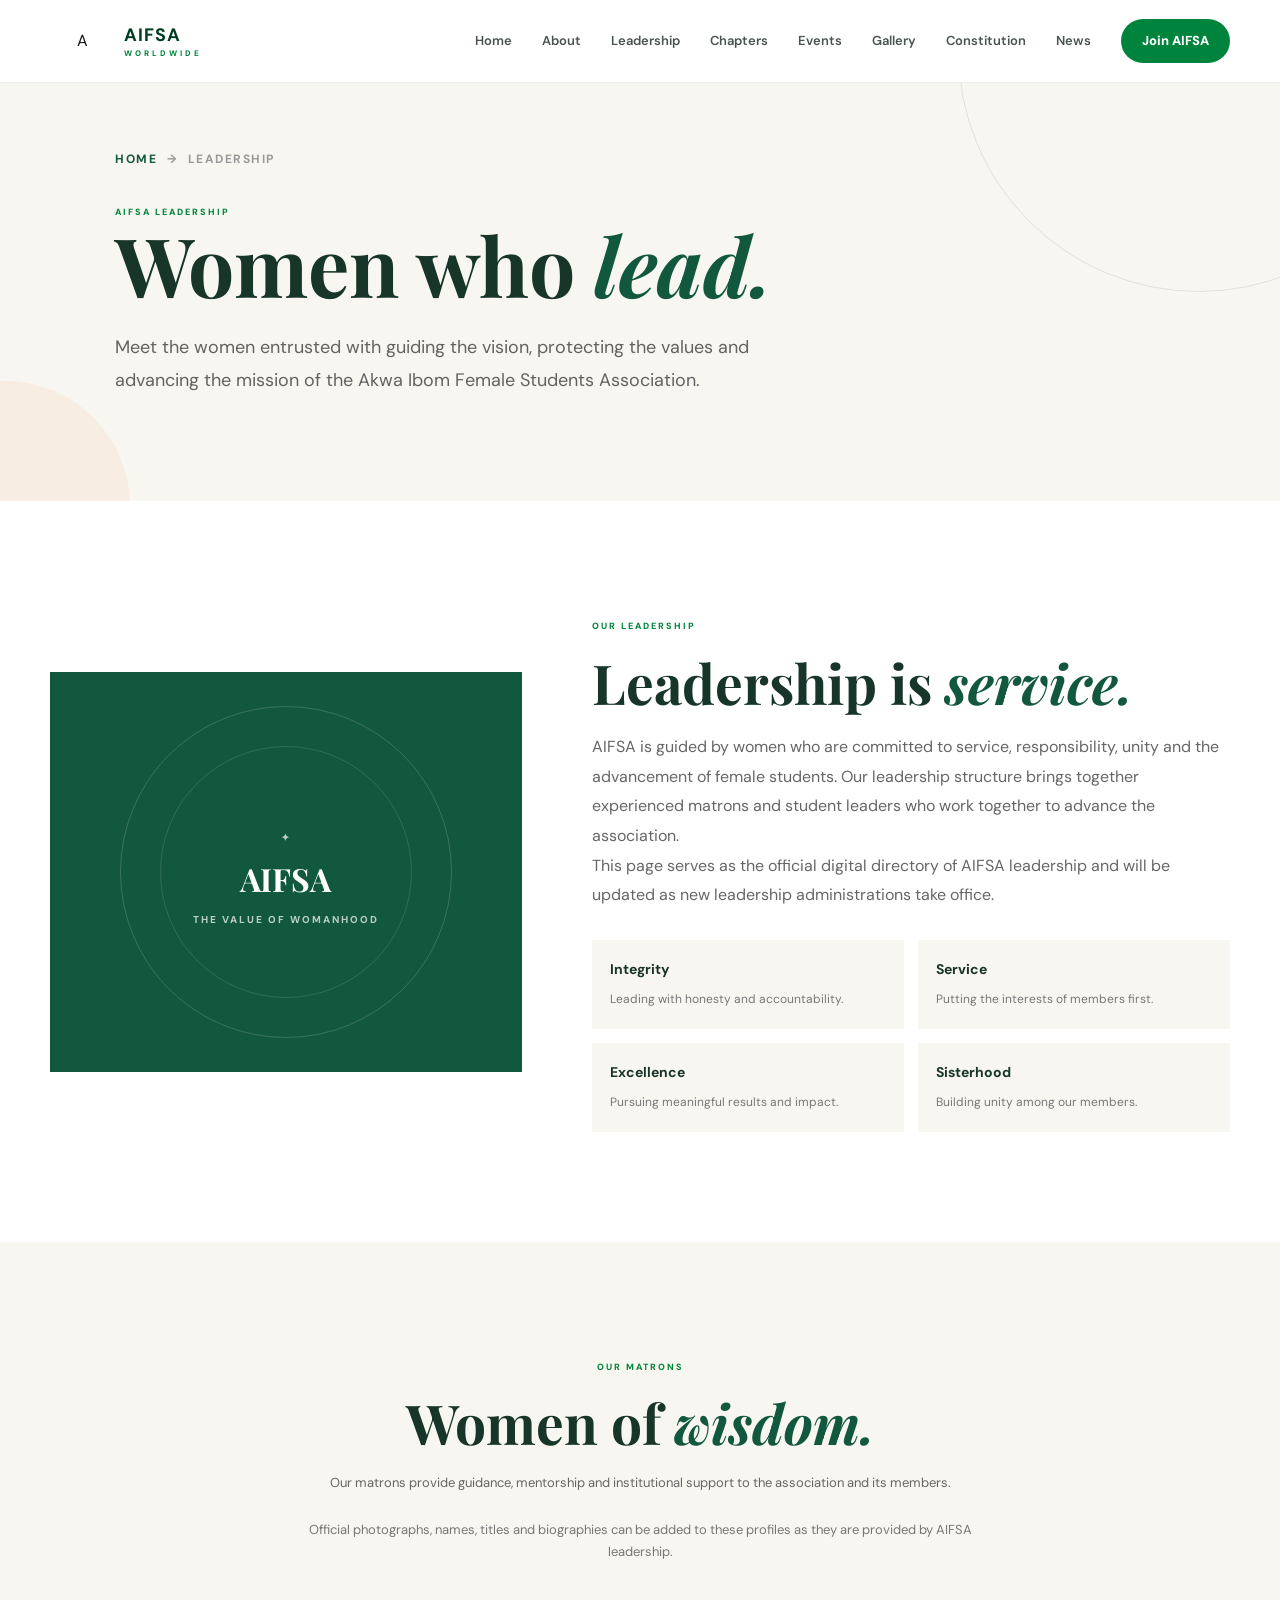
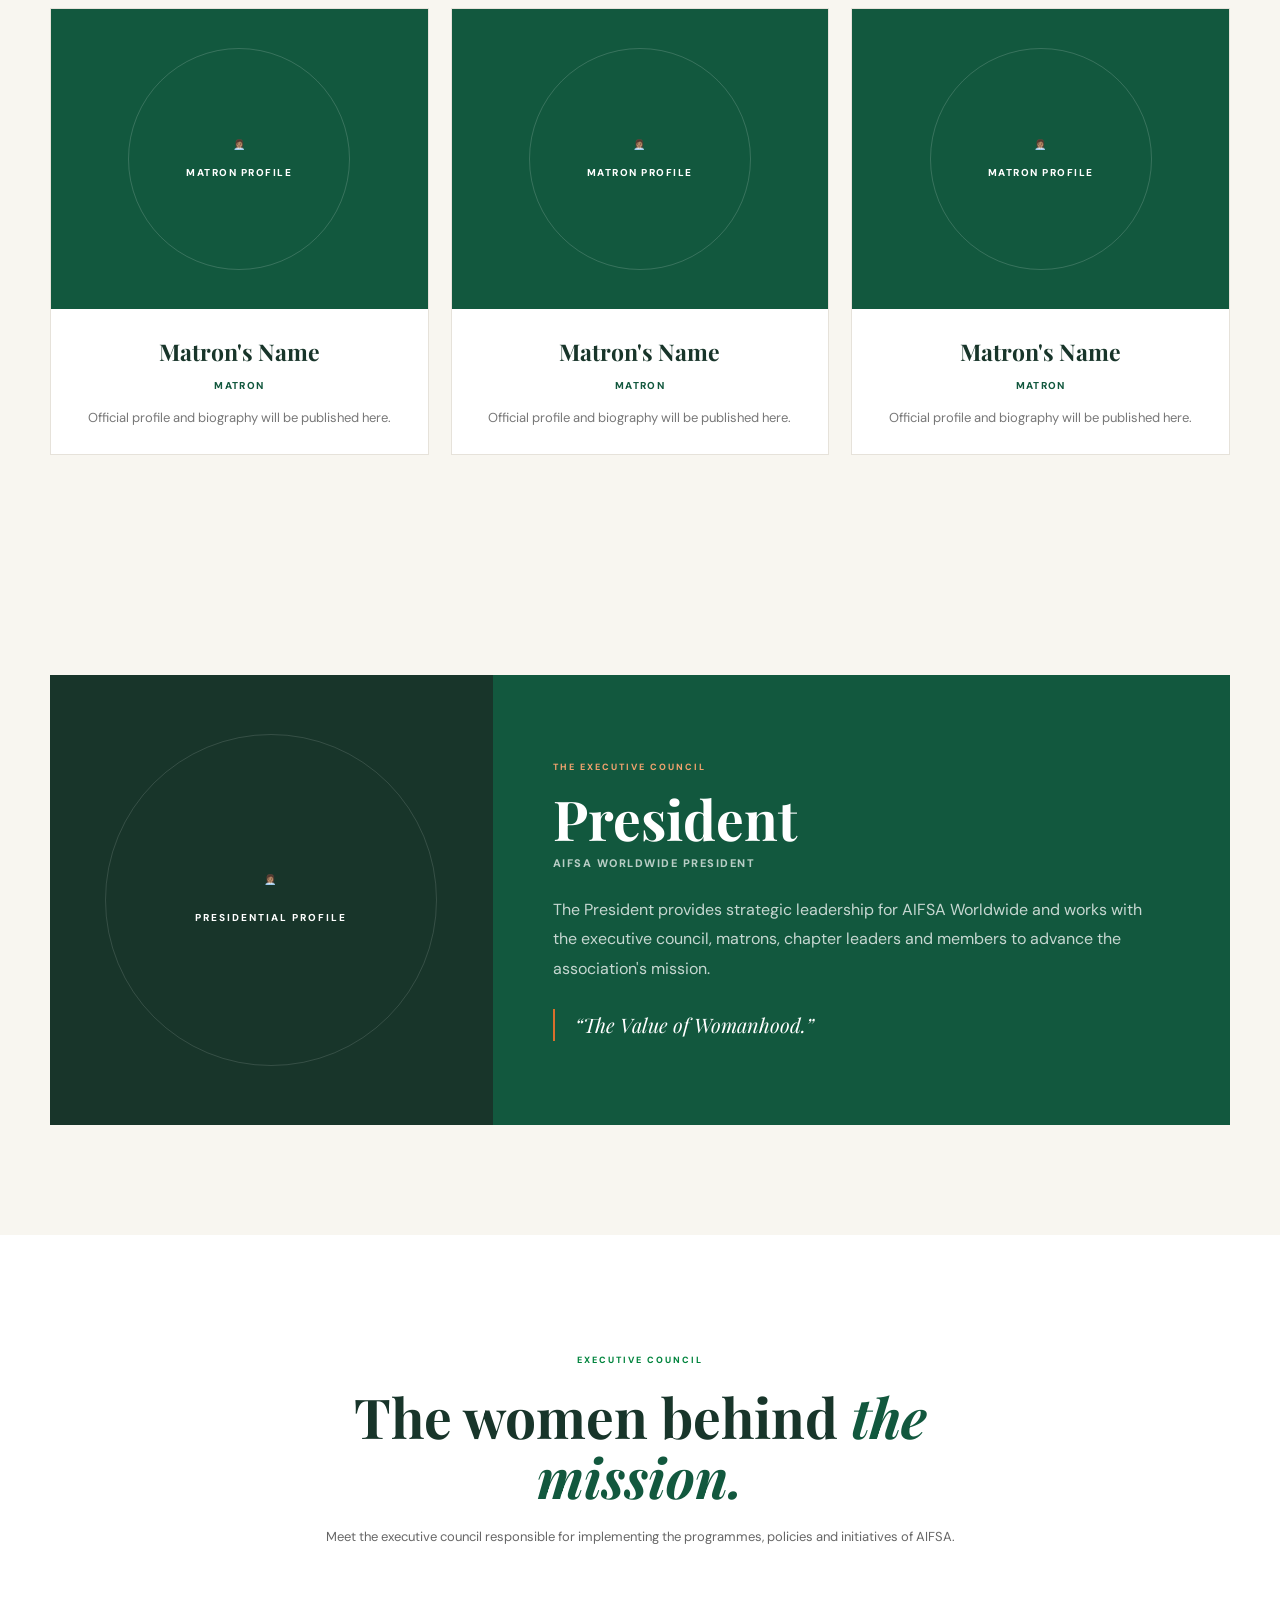
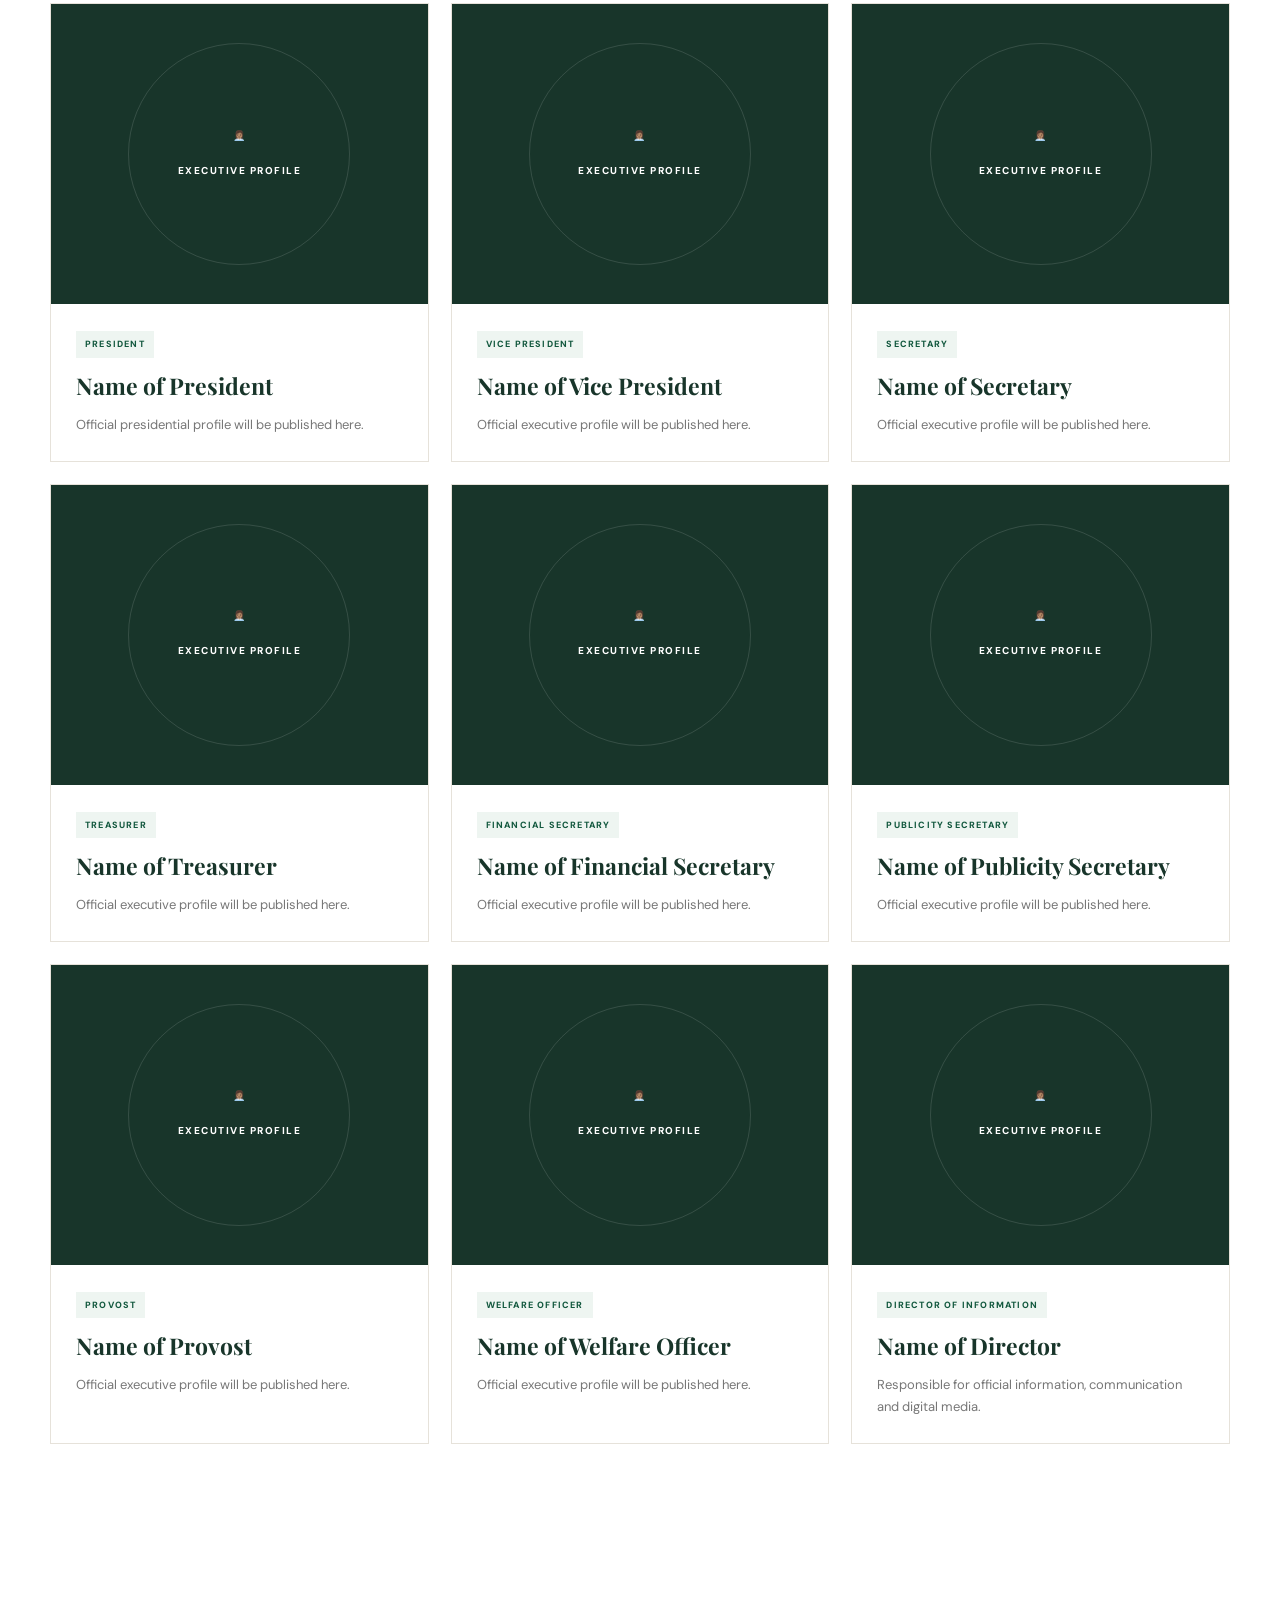
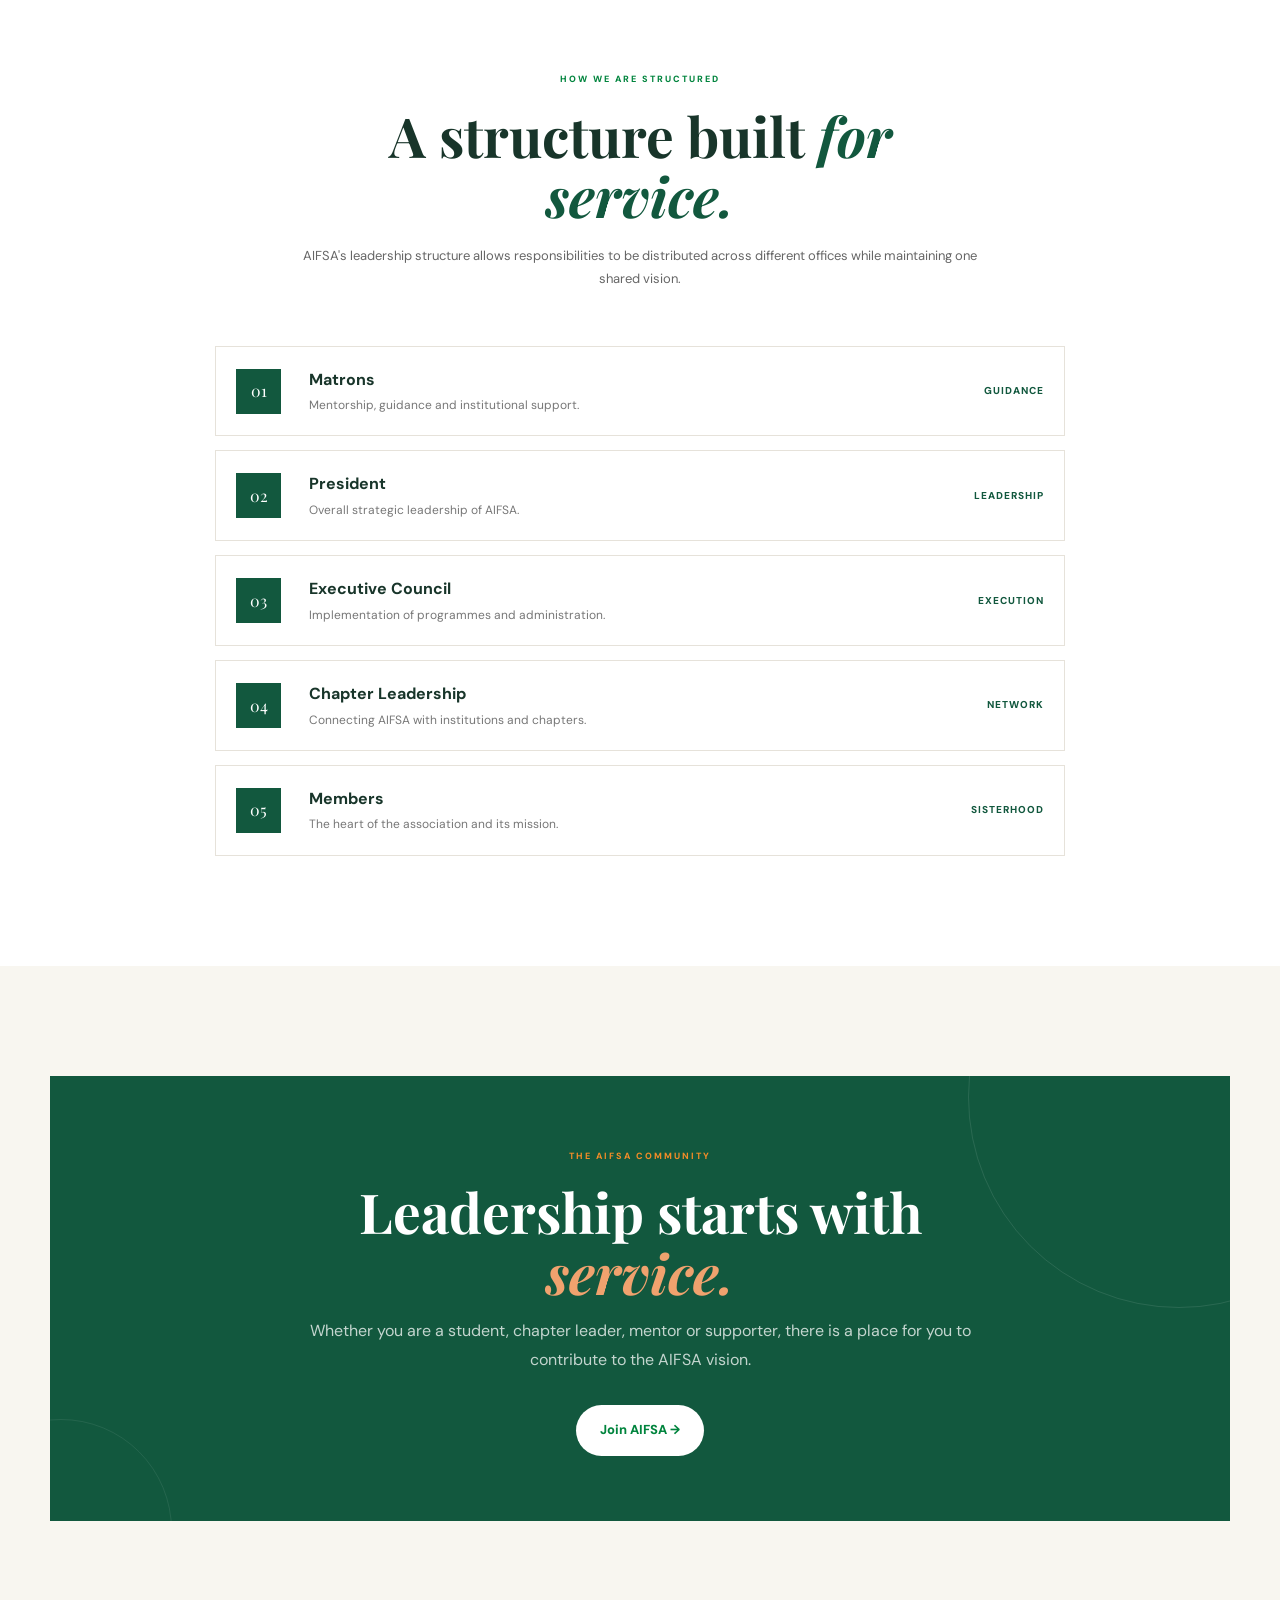
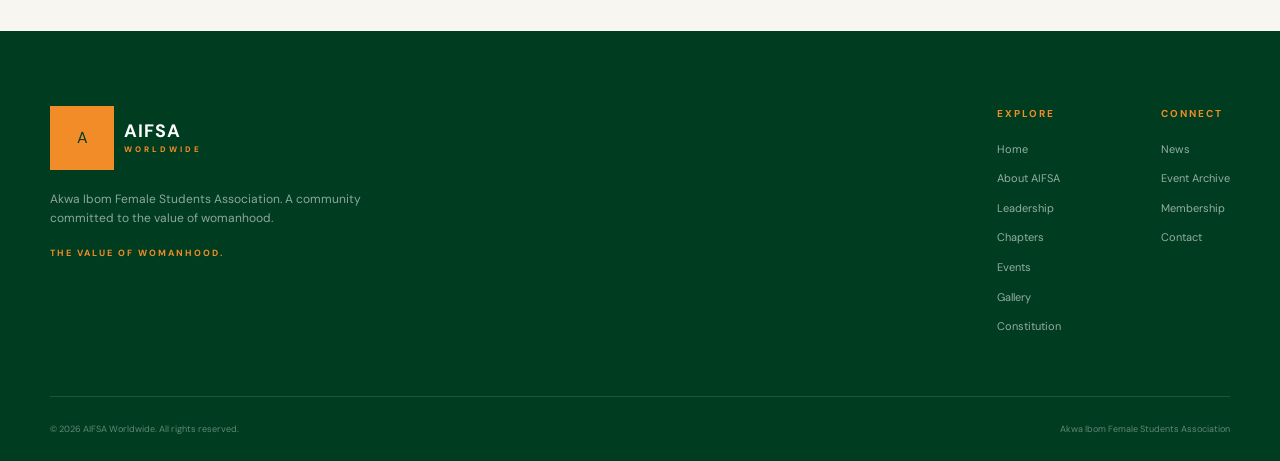
<file: pages/leadership.html>
<!DOCTYPE html>
<html lang="en">
<head>

    <meta charset="UTF-8">
    <meta name="viewport" content="width=device-width, initial-scale=1.0">

    <title>Leadership | AIFSA Worldwide</title>

    <meta name="description"
        content="Meet the matrons and executive council of the Akwa Ibom Female Students Association — AIFSA Worldwide.">

    <link rel="preconnect" href="https://fonts.googleapis.com">
    <link rel="preconnect" href="https://fonts.gstatic.com" crossorigin>

    <link
        href="https://fonts.googleapis.com/css2?family=DM+Sans:wght@400;500;600;700;800&family=Playfair+Display:ital,wght@0,600;0,700;1,600;1,700&display=swap"
        rel="stylesheet">

    <link rel="stylesheet" href="../style.css">


    <style>

        /* =====================================================
           LEADERSHIP PAGE
        ===================================================== */

        .leadership-hero {
            position: relative;
            overflow: hidden;
            padding: 150px 0 105px;
            background: #f8f6f0;
        }

        .leadership-hero::before {
            content: "";
            position: absolute;
            width: 480px;
            height: 480px;
            border: 1px solid rgba(18, 88, 62, 0.12);
            border-radius: 50%;
            right: -160px;
            top: -190px;
        }

        .leadership-hero::after {
            content: "";
            position: absolute;
            width: 250px;
            height: 250px;
            border-radius: 50%;
            background: rgba(217, 111, 44, 0.07);
            left: -120px;
            bottom: -130px;
        }

        .leadership-hero-container {
            position: relative;
            z-index: 2;
            max-width: 1050px;
        }

        .breadcrumb {
            display: flex;
            align-items: center;
            gap: 10px;
            margin-bottom: 28px;
            font-size: 12px;
            font-weight: 700;
            letter-spacing: 1.5px;
            text-transform: uppercase;
        }

        .breadcrumb a {
            color: #12583e;
            text-decoration: none;
        }

        .breadcrumb span {
            color: #999;
        }

        .leadership-hero h1 {
            max-width: 850px;
            margin: 0 0 25px;
            font-family: "Playfair Display", serif;
            font-size: clamp(48px, 7vw, 82px);
            line-height: 1.02;
            color: #18352a;
        }

        .leadership-hero h1 em {
            color: #12583e;
        }

        .leadership-hero-description {
            max-width: 720px;
            color: #626262;
            font-size: 18px;
            line-height: 1.8;
        }


        /* =====================================================
           LEADERSHIP INTRO
        ===================================================== */

        .leadership-intro {
            background: #fff;
        }

        .leadership-intro-grid {
            display: grid;
            grid-template-columns: 0.85fr 1.15fr;
            gap: 70px;
            align-items: center;
        }

        .leadership-seal {
            min-height: 400px;
            position: relative;
            display: flex;
            align-items: center;
            justify-content: center;
            overflow: hidden;
            background: #12583e;
            color: #fff;
        }

        .leadership-seal::before {
            content: "";
            position: absolute;
            width: 330px;
            height: 330px;
            border: 1px solid rgba(255,255,255,0.16);
            border-radius: 50%;
        }

        .leadership-seal::after {
            content: "";
            position: absolute;
            width: 250px;
            height: 250px;
            border: 1px solid rgba(255,255,255,0.12);
            border-radius: 50%;
        }

        .seal-content {
            position: relative;
            z-index: 2;
            text-align: center;
        }

        .seal-symbol {
            display: block;
            margin-bottom: 15px;
            font-size: 40px;
        }

        .seal-content strong {
            display: block;
            font-family: "Playfair Display", serif;
            font-size: 32px;
            line-height: 1.1;
        }

        .seal-content span {
            display: block;
            margin-top: 15px;
            font-size: 10px;
            font-weight: 800;
            letter-spacing: 2px;
            opacity: .7;
        }

        .leadership-intro-content h2 {
            margin: 15px 0 20px;
            color: #18352a;
            font-family: "Playfair Display", serif;
            font-size: clamp(38px, 5vw, 55px);
            line-height: 1.1;
        }

        .leadership-intro-content h2 em {
            color: #12583e;
        }

        .leadership-intro-content p {
            color: #666;
            line-height: 1.85;
        }

        .leadership-principles {
            display: grid;
            grid-template-columns: repeat(2, 1fr);
            gap: 14px;
            margin-top: 30px;
        }

        .principle {
            padding: 18px;
            background: #f8f6f0;
        }

        .principle strong {
            display: block;
            margin-bottom: 5px;
            color: #18352a;
            font-size: 14px;
        }

        .principle span {
            color: #777;
            font-size: 12px;
        }


        /* =====================================================
           SECTION HEADINGS
        ===================================================== */

        .center-heading {
            max-width: 700px;
            margin: 0 auto 55px;
            text-align: center;
        }

        .center-heading h2 {
            margin: 15px 0;
            color: #18352a;
            font-family: "Playfair Display", serif;
            font-size: clamp(38px, 5vw, 55px);
            line-height: 1.1;
        }

        .center-heading h2 em {
            color: #12583e;
        }

        .center-heading p {
            color: #666;
            line-height: 1.8;
        }


        /* =====================================================
           MATRONS
        ===================================================== */

        .matrons-section {
            background: #f8f6f0;
        }

        .matrons-note {
            max-width: 700px;
            margin: -30px auto 45px;
            text-align: center;
            color: #777;
            font-size: 13px;
            line-height: 1.7;
        }

        .matrons-grid {
            display: grid;
            grid-template-columns: repeat(3, 1fr);
            gap: 22px;
        }

        .matron-card {
            overflow: hidden;
            background: #fff;
            border: 1px solid #e6e2da;
            transition: .3s ease;
        }

        .matron-card:hover {
            transform: translateY(-6px);
            box-shadow: 0 18px 40px rgba(0,0,0,.06);
        }

        .matron-photo {
            height: 300px;
            position: relative;
            display: flex;
            align-items: center;
            justify-content: center;
            overflow: hidden;
            background: #12583e;
            color: #fff;
        }

        .matron-photo::before {
            content: "";
            position: absolute;
            width: 220px;
            height: 220px;
            border: 1px solid rgba(255,255,255,.16);
            border-radius: 50%;
        }

        .matron-placeholder {
            position: relative;
            z-index: 2;
            text-align: center;
        }

        .matron-placeholder-icon {
            display: block;
            margin-bottom: 12px;
            font-size: 55px;
        }

        .matron-placeholder span {
            display: block;
            font-size: 10px;
            font-weight: 800;
            letter-spacing: 1.5px;
        }

        .matron-info {
            padding: 25px;
            text-align: center;
        }

        .matron-info h3 {
            margin: 0 0 7px;
            color: #18352a;
            font-family: "Playfair Display", serif;
            font-size: 23px;
        }

        .matron-position {
            display: block;
            margin-bottom: 13px;
            color: #12583e;
            font-size: 10px;
            font-weight: 800;
            letter-spacing: 1.3px;
            text-transform: uppercase;
        }

        .matron-info p {
            margin: 0;
            color: #777;
            font-size: 13px;
            line-height: 1.7;
        }


        /* =====================================================
           EXECUTIVE COUNCIL
        ===================================================== */

        .executive-section {
            background: #fff;
        }

        .executive-grid {
            display: grid;
            grid-template-columns: repeat(3, 1fr);
            gap: 22px;
        }

        .executive-card {
            overflow: hidden;
            background: #fff;
            border: 1px solid #e6e2da;
            transition: .3s ease;
        }

        .executive-card:hover {
            transform: translateY(-6px);
            box-shadow: 0 18px 40px rgba(0,0,0,.06);
        }

        .executive-photo {
            height: 300px;
            position: relative;
            display: flex;
            align-items: center;
            justify-content: center;
            overflow: hidden;
            background: #18352a;
            color: #fff;
        }

        .executive-photo::before {
            content: "";
            position: absolute;
            width: 220px;
            height: 220px;
            border: 1px solid rgba(255,255,255,.13);
            border-radius: 50%;
        }

        .executive-placeholder {
            position: relative;
            z-index: 2;
            text-align: center;
        }

        .executive-placeholder-icon {
            display: block;
            margin-bottom: 12px;
            font-size: 52px;
        }

        .executive-placeholder span {
            font-size: 10px;
            font-weight: 800;
            letter-spacing: 1.5px;
        }

        .executive-info {
            padding: 25px;
        }

        .executive-role {
            display: inline-block;
            margin-bottom: 10px;
            padding: 6px 9px;
            background: #eef5f1;
            color: #12583e;
            font-size: 9px;
            font-weight: 800;
            letter-spacing: 1.2px;
            text-transform: uppercase;
        }

        .executive-info h3 {
            margin: 0 0 9px;
            color: #18352a;
            font-family: "Playfair Display", serif;
            font-size: 23px;
        }

        .executive-info p {
            margin: 0;
            color: #777;
            font-size: 13px;
            line-height: 1.7;
        }


        /* =====================================================
           PRESIDENT FEATURE
        ===================================================== */

        .president-section {
            background: #f8f6f0;
        }

        .president-card {
            display: grid;
            grid-template-columns: .75fr 1.25fr;
            min-height: 450px;
            overflow: hidden;
            background: #12583e;
            color: #fff;
        }

        .president-photo {
            min-height: 450px;
            display: flex;
            align-items: center;
            justify-content: center;
            position: relative;
            background: #18352a;
            overflow: hidden;
        }

        .president-photo::before {
            content: "";
            position: absolute;
            width: 330px;
            height: 330px;
            border: 1px solid rgba(255,255,255,.13);
            border-radius: 50%;
        }

        .president-placeholder {
            position: relative;
            z-index: 2;
            text-align: center;
        }

        .president-placeholder-icon {
            display: block;
            margin-bottom: 15px;
            font-size: 65px;
        }

        .president-placeholder span {
            font-size: 10px;
            font-weight: 800;
            letter-spacing: 2px;
        }

        .president-content {
            padding: 60px;
            display: flex;
            justify-content: center;
            flex-direction: column;
        }

        .president-content .section-tag {
            color: #f0a26e;
        }

        .president-content h2 {
            margin: 15px 0 8px;
            font-family: "Playfair Display", serif;
            font-size: clamp(38px, 5vw, 55px);
            line-height: 1.05;
        }

        .president-title {
            display: block;
            margin-bottom: 22px;
            color: rgba(255,255,255,.7);
            font-size: 11px;
            font-weight: 800;
            letter-spacing: 1.5px;
            text-transform: uppercase;
        }

        .president-content p {
            max-width: 600px;
            color: rgba(255,255,255,.76);
            line-height: 1.85;
        }

        .president-quote {
            margin-top: 25px;
            padding-left: 20px;
            border-left: 2px solid #d96f2c;
            font-family: "Playfair Display", serif;
            font-size: 20px;
            font-style: italic;
        }


        /* =====================================================
           LEADERSHIP STRUCTURE
        ===================================================== */

        .structure-section {
            background: #fff;
        }

        .structure-grid {
            max-width: 850px;
            margin: auto;
            display: grid;
            gap: 14px;
        }

        .structure-item {
            display: grid;
            grid-template-columns: 55px 1fr auto;
            align-items: center;
            gap: 18px;
            padding: 20px;
            border: 1px solid #e6e2da;
            background: #fff;
        }

        .structure-number {
            width: 45px;
            height: 45px;
            display: flex;
            align-items: center;
            justify-content: center;
            background: #12583e;
            color: #fff;
            font-family: "Playfair Display", serif;
        }

        .structure-item h3 {
            margin: 0 0 4px;
            color: #18352a;
            font-size: 16px;
        }

        .structure-item p {
            margin: 0;
            color: #777;
            font-size: 12px;
        }

        .structure-item span {
            color: #12583e;
            font-size: 10px;
            font-weight: 800;
            letter-spacing: 1px;
        }


        /* =====================================================
           CTA
        ===================================================== */

        .leadership-cta {
            background: #f8f6f0;
        }

        .cta-box {
            padding: 65px 30px;
            position: relative;
            overflow: hidden;
            background: #12583e;
            text-align: center;
            color: #fff;
        }

        .cta-box::before {
            content: "";
            position: absolute;
            width: 420px;
            height: 420px;
            border: 1px solid rgba(255,255,255,.1);
            border-radius: 50%;
            right: -160px;
            top: -190px;
        }

        .cta-box::after {
            content: "";
            position: absolute;
            width: 220px;
            height: 220px;
            border: 1px solid rgba(255,255,255,.08);
            border-radius: 50%;
            left: -100px;
            bottom: -120px;
        }

        .cta-content {
            position: relative;
            z-index: 2;
            max-width: 700px;
            margin: auto;
        }

        .cta-content h2 {
            margin: 15px 0;
            font-family: "Playfair Display", serif;
            font-size: clamp(38px, 5vw, 55px);
            line-height: 1.1;
        }

        .cta-content h2 em {
            color: #f0a26e;
        }

        .cta-content p {
            margin-bottom: 30px;
            color: rgba(255,255,255,.75);
            line-height: 1.8;
        }


        /* =====================================================
           RESPONSIVE
        ===================================================== */

        @media (max-width: 950px) {

            .leadership-intro-grid {
                grid-template-columns: 1fr;
            }

            .matrons-grid,
            .executive-grid {
                grid-template-columns: repeat(2, 1fr);
            }

            .president-card {
                grid-template-columns: 1fr;
            }

            .president-photo {
                min-height: 350px;
            }

        }


        @media (max-width: 650px) {

            .leadership-hero {
                padding: 125px 0 75px;
            }

            .matrons-grid,
            .executive-grid {
                grid-template-columns: 1fr;
            }

            .leadership-principles {
                grid-template-columns: 1fr;
            }

            .president-content {
                padding: 40px 25px;
            }

            .structure-item {
                grid-template-columns: 45px 1fr;
            }

            .structure-item > span {
                display: none;
            }

        }

    </style>

</head>


<body>


<!-- =====================================================
     HEADER
===================================================== -->

<header class="header" id="header">

    <div class="container nav-container">

        <a href="../index.html#home" class="logo">

            <span class="logo-mark">
                A
            </span>

            <span class="logo-text">
                <strong>AIFSA</strong>
                <small>WORLDWIDE</small>
            </span>

        </a>


        <nav class="nav-menu" id="navMenu">

            <a href="../index.html#home" class="nav-link">
                Home
            </a>

            <a href="about.html" class="nav-link">
                About
            </a>

            <a href="leadership.html" class="nav-link active">
                Leadership
            </a>

            <a href="chapters.html" class="nav-link">
                Chapters
            </a>

            <a href="events.html" class="nav-link">
                Events
            </a>

            <a href="gallery.html" class="nav-link">
                Gallery
            </a>

            <a href="constitution.html" class="nav-link">
                Constitution
            </a>

            <a href="../index.html#news" class="nav-link">
                News
            </a>

            <a href="register.html" class="nav-join">
                Join AIFSA
            </a>

        </nav>


        <button
            class="menu-toggle"
            id="menuToggle"
            aria-label="Open menu">

            <span></span>
            <span></span>
            <span></span>

        </button>

    </div>

</header>


<!-- =====================================================
     MAIN
===================================================== -->

<main>


<!-- =====================================================
     HERO
===================================================== -->

<section class="leadership-hero">

    <div class="container leadership-hero-container">

        <div class="breadcrumb">

            <a href="../index.html">
                Home
            </a>

            <span>→</span>

            <span>
                Leadership
            </span>

        </div>


        <span class="section-tag">
            AIFSA LEADERSHIP
        </span>


        <h1>
            Women who
            <em>lead.</em>
        </h1>


        <p class="leadership-hero-description">
            Meet the women entrusted with guiding the vision,
            protecting the values and advancing the mission of
            the Akwa Ibom Female Students Association.
        </p>

    </div>

</section>


<!-- =====================================================
     INTRODUCTION
===================================================== -->

<section class="leadership-intro section">

    <div class="container leadership-intro-grid">


        <div class="leadership-seal">

            <div class="seal-content">

                <span class="seal-symbol">
                    ✦
                </span>

                <strong>
                    AIFSA
                </strong>

                <span>
                    THE VALUE OF WOMANHOOD
                </span>

            </div>

        </div>


        <div class="leadership-intro-content">

            <span class="section-tag">
                OUR LEADERSHIP
            </span>

            <h2>
                Leadership is
                <em>service.</em>
            </h2>

            <p>
                AIFSA is guided by women who are committed to
                service, responsibility, unity and the advancement
                of female students. Our leadership structure brings
                together experienced matrons and student leaders
                who work together to advance the association.
            </p>

            <p>
                This page serves as the official digital directory
                of AIFSA leadership and will be updated as new
                leadership administrations take office.
            </p>


            <div class="leadership-principles">

                <div class="principle">

                    <strong>
                        Integrity
                    </strong>

                    <span>
                        Leading with honesty and accountability.
                    </span>

                </div>


                <div class="principle">

                    <strong>
                        Service
                    </strong>

                    <span>
                        Putting the interests of members first.
                    </span>

                </div>


                <div class="principle">

                    <strong>
                        Excellence
                    </strong>

                    <span>
                        Pursuing meaningful results and impact.
                    </span>

                </div>


                <div class="principle">

                    <strong>
                        Sisterhood
                    </strong>

                    <span>
                        Building unity among our members.
                    </span>

                </div>

            </div>

        </div>

    </div>

</section>


<!-- =====================================================
     MATRONS
===================================================== -->

<section class="matrons-section section" id="matrons">

    <div class="container">


        <div class="center-heading">

            <span class="section-tag">
                OUR MATRONS
            </span>

            <h2>
                Women of
                <em>wisdom.</em>
            </h2>

            <p>
                Our matrons provide guidance, mentorship and
                institutional support to the association and
                its members.
            </p>

        </div>


        <p class="matrons-note">
            Official photographs, names, titles and biographies
            can be added to these profiles as they are provided
            by AIFSA leadership.
        </p>


        <div class="matrons-grid">


            <!-- =================================================
                 MATRON 01
            ================================================= -->

            <article class="matron-card">

                <!--
                    TO ADD A PHOTO:

                    Replace this entire .matron-photo content with:

                    <img
                        src="../assets/images/matron-1.jpg"
                        alt="Full Name">

                -->

                <div class="matron-photo">

                    <div class="matron-placeholder">

                        <span class="matron-placeholder-icon">
                            👩🏽‍💼
                        </span>

                        <span>
                            MATRON PROFILE
                        </span>

                    </div>

                </div>


                <div class="matron-info">

                    <h3>
                        Matron's Name
                    </h3>

                    <span class="matron-position">
                        Matron
                    </span>

                    <p>
                        Official profile and biography will be
                        published here.
                    </p>

                </div>

            </article>


            <!-- =================================================
                 MATRON 02
            ================================================= -->

            <article class="matron-card">

                <div class="matron-photo">

                    <div class="matron-placeholder">

                        <span class="matron-placeholder-icon">
                            👩🏽‍💼
                        </span>

                        <span>
                            MATRON PROFILE
                        </span>

                    </div>

                </div>


                <div class="matron-info">

                    <h3>
                        Matron's Name
                    </h3>

                    <span class="matron-position">
                        Matron
                    </span>

                    <p>
                        Official profile and biography will be
                        published here.
                    </p>

                </div>

            </article>


            <!-- =================================================
                 MATRON 03
            ================================================= -->

            <article class="matron-card">

                <div class="matron-photo">

                    <div class="matron-placeholder">

                        <span class="matron-placeholder-icon">
                            👩🏽‍💼
                        </span>

                        <span>
                            MATRON PROFILE
                        </span>

                    </div>

                </div>


                <div class="matron-info">

                    <h3>
                        Matron's Name
                    </h3>

                    <span class="matron-position">
                        Matron
                    </span>

                    <p>
                        Official profile and biography will be
                        published here.
                    </p>

                </div>

            </article>


        </div>

    </div>

</section>


<!-- =====================================================
     PRESIDENT
===================================================== -->

<section class="president-section section">

    <div class="container">

        <div class="president-card">


            <div class="president-photo">

                <div class="president-placeholder">

                    <span class="president-placeholder-icon">
                        👩🏽‍💼
                    </span>

                    <span>
                        PRESIDENTIAL PROFILE
                    </span>

                </div>

            </div>


            <div class="president-content">

                <span class="section-tag">
                    THE EXECUTIVE COUNCIL
                </span>

                <h2>
                    President
                </h2>

                <span class="president-title">
                    AIFSA Worldwide President
                </span>

                <p>
                    The President provides strategic leadership
                    for AIFSA Worldwide and works with the executive
                    council, matrons, chapter leaders and members
                    to advance the association's mission.
                </p>

                <div class="president-quote">
                    “The Value of Womanhood.”
                </div>

            </div>

        </div>

    </div>

</section>


<!-- =====================================================
     EXECUTIVE COUNCIL
===================================================== -->

<section class="executive-section section" id="executive">

    <div class="container">


        <div class="center-heading">

            <span class="section-tag">
                EXECUTIVE COUNCIL
            </span>

            <h2>
                The women behind
                <em>the mission.</em>
            </h2>

            <p>
                Meet the executive council responsible for
                implementing the programmes, policies and
                initiatives of AIFSA.
            </p>

        </div>


        <div class="executive-grid">


            <!-- PRESIDENT -->

            <article class="executive-card">

                <div class="executive-photo">

                    <div class="executive-placeholder">

                        <span class="executive-placeholder-icon">
                            👩🏽‍💼
                        </span>

                        <span>
                            EXECUTIVE PROFILE
                        </span>

                    </div>

                </div>


                <div class="executive-info">

                    <span class="executive-role">
                        President
                    </span>

                    <h3>
                        Name of President
                    </h3>

                    <p>
                        Official presidential profile will be
                        published here.
                    </p>

                </div>

            </article>


            <!-- VICE PRESIDENT -->

            <article class="executive-card">

                <div class="executive-photo">

                    <div class="executive-placeholder">

                        <span class="executive-placeholder-icon">
                            👩🏽‍💼
                        </span>

                        <span>
                            EXECUTIVE PROFILE
                        </span>

                    </div>

                </div>


                <div class="executive-info">

                    <span class="executive-role">
                        Vice President
                    </span>

                    <h3>
                        Name of Vice President
                    </h3>

                    <p>
                        Official executive profile will be
                        published here.
                    </p>

                </div>

            </article>


            <!-- SECRETARY -->

            <article class="executive-card">

                <div class="executive-photo">

                    <div class="executive-placeholder">

                        <span class="executive-placeholder-icon">
                            👩🏽‍💼
                        </span>

                        <span>
                            EXECUTIVE PROFILE
                        </span>

                    </div>

                </div>


                <div class="executive-info">

                    <span class="executive-role">
                        Secretary
                    </span>

                    <h3>
                        Name of Secretary
                    </h3>

                    <p>
                        Official executive profile will be
                        published here.
                    </p>

                </div>

            </article>


            <!-- TREASURER -->

            <article class="executive-card">

                <div class="executive-photo">

                    <div class="executive-placeholder">

                        <span class="executive-placeholder-icon">
                            👩🏽‍💼
                        </span>

                        <span>
                            EXECUTIVE PROFILE
                        </span>

                    </div>

                </div>


                <div class="executive-info">

                    <span class="executive-role">
                        Treasurer
                    </span>

                    <h3>
                        Name of Treasurer
                    </h3>

                    <p>
                        Official executive profile will be
                        published here.
                    </p>

                </div>

            </article>


            <!-- FINANCIAL SECRETARY -->

            <article class="executive-card">

                <div class="executive-photo">

                    <div class="executive-placeholder">

                        <span class="executive-placeholder-icon">
                            👩🏽‍💼
                        </span>

                        <span>
                            EXECUTIVE PROFILE
                        </span>

                    </div>

                </div>


                <div class="executive-info">

                    <span class="executive-role">
                        Financial Secretary
                    </span>

                    <h3>
                        Name of Financial Secretary
                    </h3>

                    <p>
                        Official executive profile will be
                        published here.
                    </p>

                </div>

            </article>


            <!-- PUBLICITY SECRETARY -->

            <article class="executive-card">

                <div class="executive-photo">

                    <div class="executive-placeholder">

                        <span class="executive-placeholder-icon">
                            👩🏽‍💼
                        </span>

                        <span>
                            EXECUTIVE PROFILE
                        </span>

                    </div>

                </div>


                <div class="executive-info">

                    <span class="executive-role">
                        Publicity Secretary
                    </span>

                    <h3>
                        Name of Publicity Secretary
                    </h3>

                    <p>
                        Official executive profile will be
                        published here.
                    </p>

                </div>

            </article>


            <!-- PROVOST -->

            <article class="executive-card">

                <div class="executive-photo">

                    <div class="executive-placeholder">

                        <span class="executive-placeholder-icon">
                            👩🏽‍💼
                        </span>

                        <span>
                            EXECUTIVE PROFILE
                        </span>

                    </div>

                </div>


                <div class="executive-info">

                    <span class="executive-role">
                        Provost
                    </span>

                    <h3>
                        Name of Provost
                    </h3>

                    <p>
                        Official executive profile will be
                        published here.
                    </p>

                </div>

            </article>


            <!-- WELFARE OFFICER -->

            <article class="executive-card">

                <div class="executive-photo">

                    <div class="executive-placeholder">

                        <span class="executive-placeholder-icon">
                            👩🏽‍💼
                        </span>

                        <span>
                            EXECUTIVE PROFILE
                        </span>

                    </div>

                </div>


                <div class="executive-info">

                    <span class="executive-role">
                        Welfare Officer
                    </span>

                    <h3>
                        Name of Welfare Officer
                    </h3>

                    <p>
                        Official executive profile will be
                        published here.
                    </p>

                </div>

            </article>


            <!-- DIRECTOR OF INFORMATION -->

            <article class="executive-card">

                <div class="executive-photo">

                    <div class="executive-placeholder">

                        <span class="executive-placeholder-icon">
                            👩🏽‍💼
                        </span>

                        <span>
                            EXECUTIVE PROFILE
                        </span>

                    </div>

                </div>


                <div class="executive-info">

                    <span class="executive-role">
                        Director of Information
                    </span>

                    <h3>
                        Name of Director
                    </h3>

                    <p>
                        Responsible for official information,
                        communication and digital media.
                    </p>

                </div>

            </article>


        </div>

    </div>

</section>


<!-- =====================================================
     LEADERSHIP STRUCTURE
===================================================== -->

<section class="structure-section section">

    <div class="container">


        <div class="center-heading">

            <span class="section-tag">
                HOW WE ARE STRUCTURED
            </span>

            <h2>
                A structure built
                <em>for service.</em>
            </h2>

            <p>
                AIFSA's leadership structure allows responsibilities
                to be distributed across different offices while
                maintaining one shared vision.
            </p>

        </div>


        <div class="structure-grid">


            <div class="structure-item">

                <div class="structure-number">
                    01
                </div>

                <div>

                    <h3>
                        Matrons
                    </h3>

                    <p>
                        Mentorship, guidance and institutional support.
                    </p>

                </div>

                <span>
                    GUIDANCE
                </span>

            </div>


            <div class="structure-item">

                <div class="structure-number">
                    02
                </div>

                <div>

                    <h3>
                        President
                    </h3>

                    <p>
                        Overall strategic leadership of AIFSA.
                    </p>

                </div>

                <span>
                    LEADERSHIP
                </span>

            </div>


            <div class="structure-item">

                <div class="structure-number">
                    03
                </div>

                <div>

                    <h3>
                        Executive Council
                    </h3>

                    <p>
                        Implementation of programmes and administration.
                    </p>

                </div>

                <span>
                    EXECUTION
                </span>

            </div>


            <div class="structure-item">

                <div class="structure-number">
                    04
                </div>

                <div>

                    <h3>
                        Chapter Leadership
                    </h3>

                    <p>
                        Connecting AIFSA with institutions and chapters.
                    </p>

                </div>

                <span>
                    NETWORK
                </span>

            </div>


            <div class="structure-item">

                <div class="structure-number">
                    05
                </div>

                <div>

                    <h3>
                        Members
                    </h3>

                    <p>
                        The heart of the association and its mission.
                    </p>

                </div>

                <span>
                    SISTERHOOD
                </span>

            </div>


        </div>

    </div>

</section>


<!-- =====================================================
     CTA
===================================================== -->

<section class="leadership-cta section">

    <div class="container">

        <div class="cta-box">

            <div class="cta-content">

                <span class="section-tag light">
                    THE AIFSA COMMUNITY
                </span>

                <h2>
                    Leadership starts with
                    <em>service.</em>
                </h2>

                <p>
                    Whether you are a student, chapter leader,
                    mentor or supporter, there is a place for you
                    to contribute to the AIFSA vision.
                </p>

                <a
                    href="register.html"
                    class="btn btn-white">

                    Join AIFSA →

                </a>

            </div>

        </div>

    </div>

</section>


</main>


<!-- =====================================================
     FOOTER
===================================================== -->

<footer class="footer">

    <div class="container">

        <div class="footer-top">


            <div class="footer-brand">

                <a
                    href="../index.html#home"
                    class="logo footer-logo">

                    <span class="logo-mark">
                        A
                    </span>

                    <span class="logo-text">
                        <strong>AIFSA</strong>
                        <small>WORLDWIDE</small>
                    </span>

                </a>


                <p>
                    Akwa Ibom Female Students Association.
                    A community committed to the value of womanhood.
                </p>


                <strong class="footer-motto">
                    THE VALUE OF WOMANHOOD.
                </strong>

            </div>


            <div class="footer-links">


                <div>

                    <h4>
                        EXPLORE
                    </h4>

                    <a href="../index.html#home">
                        Home
                    </a>

                    <a href="about.html">
                        About AIFSA
                    </a>

                    <a href="leadership.html">
                        Leadership
                    </a>

                    <a href="chapters.html">
                        Chapters
                    </a>

                    <a href="events.html">
                        Events
                    </a>

                    <a href="gallery.html">
                        Gallery
                    </a>

                    <a href="constitution.html">
                        Constitution
                    </a>

                </div>


                <div>

                    <h4>
                        CONNECT
                    </h4>

                    <a href="../index.html#news">
                        News
                    </a>

                    <a href="event-archive.html">
                        Event Archive
                    </a>

                    <a href="register.html">
                        Membership
                    </a>

                    <a href="contact.html">
                        Contact
                    </a>

                </div>


            </div>

        </div>


        <div class="footer-bottom">

            <span>
                © <span id="currentYear"></span>
                AIFSA Worldwide. All rights reserved.
            </span>

            <span>
                Akwa Ibom Female Students Association
            </span>

        </div>

    </div>

</footer>


<!-- =====================================================
     JAVASCRIPT
===================================================== -->

<script src="../app.js"></script>

<script>

    /* =====================================================
       CURRENT YEAR
    ===================================================== */

    const yearElement =
        document.getElementById("currentYear");

    if (yearElement) {

        yearElement.textContent =
            new Date().getFullYear();

    }


    /* =====================================================
       MOBILE NAVIGATION
    ===================================================== */

    const menuToggle =
        document.getElementById("menuToggle");

    const navMenu =
        document.getElementById("navMenu");


    if (menuToggle && navMenu) {

        menuToggle.addEventListener(
            "click",
            function () {

                navMenu.classList.toggle("active");

                menuToggle.classList.toggle("active");

            }
        );


        const navLinks =
            navMenu.querySelectorAll("a");


        navLinks.forEach(function (link) {

            link.addEventListener(
                "click",
                function () {

                    navMenu.classList.remove("active");

                    menuToggle.classList.remove("active");

                }
            );

        });

    }

</script>


</body>
</html>
</file>
<file: style.css>
/* =====================================================
   AIFSA WORLDWIDE
   AKWA IBOM STATE FEMALE STUDENTS ASSOCIATION
   THE VALUE OF WOMANHOOD
===================================================== */

:root {

    /* AKWA IBOM INSPIRED PALETTE */

    --green: #00843D;
    --green-dark: #00552A;
    --green-deep: #003D20;
    --green-soft: #EAF5EE;

    --orange: #F28C28;
    --orange-dark: #D96F0B;

    --white: #FFFFFF;
    --off-white: #F8FAF8;

    --black: #101512;
    --gray: #66706A;
    --light-gray: #E1E8E3;

    --heading: "Playfair Display", serif;
    --body: "DM Sans", sans-serif;

    --container: 1180px;
}


/* =====================================================
   RESET
===================================================== */

* {
    margin: 0;
    padding: 0;
    box-sizing: border-box;
}

html {
    scroll-behavior: smooth;
}

body {
    font-family: var(--body);
    background: var(--off-white);
    color: var(--black);
    line-height: 1.6;
    overflow-x: hidden;
}

a {
    text-decoration: none;
    color: inherit;
}

button {
    font-family: inherit;
}

.container {
    width: min(var(--container), calc(100% - 48px));
    margin: auto;
}


/* =====================================================
   HEADER
===================================================== */

.header {
    position: fixed;
    top: 0;
    left: 0;
    width: 100%;
    z-index: 1000;

    background: rgba(255,255,255,0.96);

    backdrop-filter: blur(16px);

    border-bottom: 1px solid rgba(0,132,61,0.10);

    transition: 0.3s ease;
}

.nav-container {
    height: 82px;

    display: flex;
    align-items: center;
    justify-content: space-between;
}


/* LOGO */

.logo {
    display: flex;
    align-items: center;
    gap: 10px;
}

.logo-mark {
    width: 64px;
    height: 64px;
    display: flex;
    align-items: center;
    justify-content: center;
    overflow: hidden;
}

.logo-mark img {
    width: 100%;
    height: 100%;
    object-fit: contain;
    display: block;
}

.logo-text {
    display: flex;
    flex-direction: column;
    line-height: 1;
}

.logo-text strong {
    font-size: 18px;
    letter-spacing: 1px;
    color: var(--green-deep);
}

.logo-text small {
    margin-top: 5px;

    color: var(--green);

    font-size: 8px;

    font-weight: 800;

    letter-spacing: 3px;
}


/* NAVIGATION */

.nav-menu {
    display: flex;
    align-items: center;
    gap: 30px;
}

.nav-link {
    color: #4A544E;

    font-size: 13px;

    font-weight: 600;

    transition: 0.25s ease;
}

.nav-link:hover,
.nav-link.active {
    color: var(--green);
}

.nav-join {

    background: var(--green);

    color: white;

    padding: 12px 21px;

    border-radius: 30px;

    font-size: 13px;

    font-weight: 800;

    transition: 0.3s ease;
}

.nav-join:hover {
    background: var(--orange-dark);
    transform: translateY(-2px);
}


/* MOBILE MENU */

.menu-toggle {
    display: none;

    border: none;

    background: transparent;

    cursor: pointer;
}

.menu-toggle span {

    display: block;

    width: 25px;
    height: 2px;

    background: var(--green);

    margin: 5px;
}


/* =====================================================
   HERO
===================================================== */

.hero {

    min-height: 100vh;

    padding-top: 82px;

    position: relative;

    overflow: hidden;

    background:

        radial-gradient(
            circle at 85% 15%,
            rgba(242,140,40,0.14),
            transparent 25%
        ),

        linear-gradient(
            120deg,
            #F7FBF8,
            #FFFFFF
        );
}


/* Decorative green background */

.hero-shape-one {

    position: absolute;

    width: 500px;
    height: 500px;

    border-radius: 50%;

    background: var(--green);

    opacity: 0.035;

    right: -180px;
    top: 100px;
}

.hero-shape-two {

    position: absolute;

    width: 300px;
    height: 300px;

    border-radius: 50%;

    border: 2px solid rgba(242,140,40,0.15);

    right: 50px;
    bottom: -100px;
}


.hero-container {

    min-height: calc(100vh - 82px);

    display: grid;

    grid-template-columns: 1.05fr 0.95fr;

    align-items: center;

    gap: 70px;

    padding-top: 50px;
    padding-bottom: 80px;
}


/* STATE BADGE */

.state-badge {

    display: flex;

    align-items: center;

    gap: 8px;

    color: var(--green);

    font-size: 9px;

    font-weight: 800;

    letter-spacing: 2px;

    margin-bottom: 18px;
}

.state-badge span {

    width: 22px;
    height: 2px;

    background: var(--orange);
}


.hero-overline {

    font-size: 10px;

    font-weight: 800;

    letter-spacing: 2px;

    color: var(--gray);

    margin-bottom: 20px;
}


.hero h1 {

    font-family: var(--heading);

    font-size: clamp(54px, 6vw, 86px);

    line-height: 0.98;

    letter-spacing: -3px;

    color: var(--green-deep);
}

.hero h1 span {

    color: var(--orange);

    font-style: italic;

}


.hero-description {

    max-width: 600px;

    margin: 30px 0;

    color: var(--gray);

    font-size: 15px;

    line-height: 1.8;
}


/* BUTTONS */

.hero-buttons {

    display: flex;

    gap: 12px;

    flex-wrap: wrap;
}

.btn {

    display: inline-flex;

    align-items: center;

    justify-content: center;

    gap: 12px;

    padding: 15px 24px;

    border-radius: 40px;

    font-size: 13px;

    font-weight: 800;

    transition: 0.3s ease;
}

.btn-primary {

    background: var(--green);

    color: white;

    box-shadow:
        0 10px 25px rgba(0,132,61,0.18);
}

.btn-primary:hover {

    background: var(--green-dark);

    transform: translateY(-3px);
}

.btn-outline {

    border: 1px solid var(--green);

    color: var(--green);
}

.btn-outline:hover {

    background: var(--green);

    color: white;
}

.btn-white {

    background: white;

    color: var(--green);
}

.btn-white:hover {

    background: var(--orange);

    color: white;
}


/* HERO MOTTO */

.hero-motto {

    display: flex;

    align-items: center;

    gap: 15px;

    margin-top: 42px;
}

.motto-line {

    width: 38px;

    height: 2px;

    background: var(--orange);
}

.hero-motto small {

    display: block;

    color: var(--gray);

    font-size: 8px;

    letter-spacing: 2px;

    font-weight: 800;
}

.hero-motto strong {

    display: block;

    color: var(--green);

    font-family: var(--heading);

    font-size: 15px;

    margin-top: 3px;
}


/* =====================================================
   HERO VISUAL
===================================================== */

.hero-visual {

    position: relative;

    min-height: 570px;

    display: flex;

    align-items: center;

    justify-content: center;
}


/* Main circle */

.hero-circle {

    width: 420px;

    height: 420px;

    border-radius: 50%;

    background:

        radial-gradient(
            circle at 40% 30%,
            #14A653,
            var(--green)
        );

    box-shadow:

        25px 30px 70px rgba(0,132,61,0.22);

    display: grid;

    place-items: center;

    position: relative;
}

.hero-circle::before {

    content: "";

    position: absolute;

    inset: 18px;

    border: 1px solid rgba(255,255,255,0.25);

    border-radius: 50%;
}

.hero-circle::after {

    content: "";

    position: absolute;

    inset: 45px;

    border: 1px solid rgba(242,140,40,0.5);

    border-radius: 50%;
}

.circle-inner {

    position: relative;

    z-index: 2;

    text-align: center;

    color: white;
}

.circle-symbol {

    display: block;

    color: var(--orange);

    font-size: 40px;

    margin-bottom: 15px;
}

.circle-small {

    display: block;

    font-size: 9px;

    letter-spacing: 4px;

    color: rgba(255,255,255,0.65);

    margin-bottom: 18px;
}

.circle-inner strong {

    display: block;

    font-family: var(--heading);

    font-size: 29px;

    line-height: 1.15;
}

.circle-small.bottom {

    margin-top: 20px;

    margin-bottom: 0;

    color: var(--orange);
}


/* FLOATING CARDS */

.floating-card {

    position: absolute;

    display: flex;

    align-items: center;

    gap: 12px;

    background: white;

    padding: 14px 18px;

    border-radius: 15px;

    box-shadow:
        0 15px 40px rgba(0,0,0,0.10);

    z-index: 4;
}

.card-top {

    top: 80px;

    left: -5px;
}

.card-bottom {

    bottom: 70px;

    right: -5px;
}

.floating-icon {

    width: 37px;

    height: 37px;

    border-radius: 50%;

    display: grid;

    place-items: center;

    background: var(--green-soft);

    color: var(--green);

    font-size: 15px;
}

.floating-card strong,
.floating-card small {

    display: block;
}

.floating-card strong {

    color: var(--green-deep);

    font-size: 12px;
}

.floating-card small {

    color: var(--gray);

    font-size: 9px;
}


/* =====================================================
   GENERAL SECTIONS
===================================================== */

.section {

    padding: 110px 0;
}

.section-heading {

    display: flex;

    justify-content: space-between;

    align-items: flex-end;

    gap: 50px;

    margin-bottom: 60px;
}

.section-tag {

    color: var(--green);

    font-size: 9px;

    font-weight: 800;

    letter-spacing: 2px;
}

.section-heading h2,
.center-heading h2,
.membership h2 {

    font-family: var(--heading);

    font-size: clamp(40px, 4vw, 58px);

    line-height: 1.05;

    color: var(--green-deep);

    margin-top: 12px;
}

.section-heading h2 em,
.center-heading h2 em,
.membership h2 em {

    color: var(--orange);

    font-style: italic;
}

.section-heading > p {

    max-width: 450px;

    color: var(--gray);

    font-size: 13px;
}

.center-heading {

    max-width: 700px;

    margin: 0 auto 60px;

    text-align: center;
}

.center-heading p {

    margin-top: 18px;

    color: var(--gray);

    font-size: 13px;
}


/* =====================================================
   ABOUT
===================================================== */

.about {

    background: white;
}

.about-grid {

    display: grid;

    grid-template-columns: 0.9fr 1.1fr;

    gap: 80px;

    align-items: center;
}

.about-visual {

    position: relative;
}

.green-panel {

    height: 480px;

    border-radius: 25px;

    background:

        radial-gradient(
            circle at 75% 20%,
            rgba(242,140,40,0.28),
            transparent 25%
        ),

        var(--green);

    display: flex;

    flex-direction: column;

    justify-content: center;

    align-items: center;

    text-align: center;

    color: white;

    box-shadow:
        20px 25px 60px rgba(0,132,61,0.18);
}

.panel-symbol {

    color: var(--orange);

    font-size: 45px;

    margin-bottom: 10px;
}

.green-panel p {

    font-family: var(--heading);

    font-size: 42px;
}

.green-panel strong {

    font-family: var(--heading);

    font-size: 28px;

    line-height: 1.1;
}

.green-panel small {

    margin-top: 25px;

    font-size: 7px;

    letter-spacing: 3px;

    color: rgba(255,255,255,0.65);
}

.orange-stripe {

    position: absolute;

    width: 70px;

    height: 70px;

    background: var(--orange);

    right: -20px;

    bottom: -20px;

    border-radius: 50%;

    border: 8px solid white;
}


.about-item {

    display: grid;

    grid-template-columns: 55px 1fr;

    gap: 20px;

    padding: 25px 0;

    border-bottom: 1px solid var(--light-gray);
}

.about-item:first-child {

    padding-top: 0;
}

.about-number {

    font-family: var(--heading);

    font-size: 22px;

    color: var(--orange);
}

.about-item h3 {

    font-family: var(--heading);

    color: var(--green);

    font-size: 25px;

    margin-bottom: 6px;
}

.about-item p {

    color: var(--gray);

    font-size: 12px;
}


/* =====================================================
   MOTTO SECTION
===================================================== */

.motto-section {

    position: relative;

    overflow: hidden;

    background: var(--green);

    color: white;

    padding: 120px 0;

    text-align: center;
}

.motto-pattern {

    position: absolute;

    width: 500px;

    height: 500px;

    border: 1px solid rgba(255,255,255,0.12);

    border-radius: 50%;

    left: 50%;

    top: 50%;

    transform: translate(-50%, -50%);
}

.motto-pattern::after {

    content: "";

    position: absolute;

    inset: 60px;

    border: 1px solid rgba(242,140,40,0.35);

    border-radius: 50%;
}

.motto-container {

    position: relative;

    z-index: 2;
}

.section-tag.light {

    color: var(--orange);
}

.motto-container h2 {

    font-family: var(--heading);

    font-size: clamp(45px, 6vw, 78px);

    line-height: 1.05;

    margin: 15px 0;
}

.motto-container h2 em {

    color: var(--orange);

    font-style: italic;
}

.motto-container p {

    max-width: 550px;

    margin: auto;

    color: rgba(255,255,255,0.65);

    font-size: 13px;
}


/* =====================================================
   LEADERSHIP
===================================================== */

.leadership {

    background: var(--off-white);
}

.leadership-placeholder {

    max-width: 700px;

    margin: auto;

    background: white;

    border-radius: 20px;

    border: 1px solid var(--light-gray);

    padding: 60px 30px;

    text-align: center;
}

.leader-icon {

    width: 85px;

    height: 85px;

    border-radius: 50%;

    margin: auto auto 20px;

    display: grid;

    place-items: center;

    background: var(--green-soft);

    font-size: 35px;
}

.leadership-placeholder h3 {

    font-family: var(--heading);

    font-size: 30px;

    color: var(--green-deep);
}

.leadership-placeholder p {

    color: var(--gray);

    font-size: 13px;

    margin: 10px 0 20px;
}

.leadership-placeholder span {

    color: var(--orange);

    font-size: 8px;

    letter-spacing: 2px;

    font-weight: 800;
}


/* =====================================================
   CHAPTERS
===================================================== */

.chapters {

    background: white;
}

.chapter-stats {

    display: grid;

    grid-template-columns: repeat(3, 1fr);

    max-width: 750px;

    margin: 0 auto 50px;

    border-top: 1px solid var(--light-gray);

    border-bottom: 1px solid var(--light-gray);
}

.chapter-stats div {

    text-align: center;

    padding: 28px;

    border-right: 1px solid var(--light-gray);
}

.chapter-stats div:last-child {

    border-right: 0;
}

.chapter-stats strong {

    display: block;

    font-family: var(--heading);

    font-size: 35px;

    color: var(--green);
}

.chapter-stats span {

    display: block;

    font-size: 9px;

    color: var(--gray);

    text-transform: uppercase;

    letter-spacing: 1px;
}


.chapter-banner {

    background:

        linear-gradient(
            120deg,
            var(--green),
            var(--green-dark)
        );

    border-radius: 22px;

    padding: 45px;

    color: white;

    display: flex;

    justify-content: space-between;

    align-items: center;

    gap: 30px;
}

.chapter-banner span {

    color: var(--orange);

    font-size: 8px;

    font-weight: 800;

    letter-spacing: 2px;
}

.chapter-banner h3 {

    font-family: var(--heading);

    font-size: 30px;

    line-height: 1.2;

    margin-top: 8px;
}


/* =====================================================
   EVENTS
===================================================== */

.events {

    background: var(--off-white);
}

.events-grid {

    display: grid;

    grid-template-columns: repeat(2, 1fr);

    gap: 20px;
}

.event-card {

    background: white;

    border: 1px solid var(--light-gray);

    border-radius: 20px;

    padding: 35px;

    display: grid;

    grid-template-columns: 85px 1fr;

    gap: 25px;
}

.event-card-green {

    background: var(--green);

    border-color: var(--green);

    color: white;
}

.event-date {

    text-align: center;

    border-right: 1px solid var(--light-gray);

    padding-right: 20px;
}

.event-card-green .event-date {

    border-color: rgba(255,255,255,0.18);
}

.event-date strong {

    display: block;

    font-family: var(--heading);

    color: var(--orange);

    font-size: 35px;
}

.event-date span {

    font-size: 8px;

    letter-spacing: 1px;
}

.event-type,
.news-category {

    color: var(--orange);

    font-size: 8px;

    font-weight: 800;

    letter-spacing: 2px;
}

.event-info h3 {

    font-family: var(--heading);

    font-size: 24px;

    line-height: 1.2;

    margin: 10px 0;
}

.event-info p {

    color: var(--gray);

    font-size: 12px;

    margin-bottom: 18px;
}

.event-card-green .event-info p {

    color: rgba(255,255,255,0.65);
}

.event-info a {

    color: var(--green);

    font-size: 11px;

    font-weight: 800;
}

.event-card-green .event-info a {

    color: var(--orange);
}


/* =====================================================
   NEWS
===================================================== */

.news {

    background: white;
}

.news-grid {

    display: grid;

    grid-template-columns: repeat(3, 1fr);

    gap: 22px;
}

.news-card {

    background: var(--off-white);

    border-radius: 20px;

    overflow: hidden;

    border: 1px solid var(--light-gray);
}

.news-image {

    height: 190px;

    background:
        linear-gradient(
            135deg,
            var(--green),
            #13A653
        );

    display: flex;

    align-items: flex-end;

    padding: 20px;
}

.news-image.image-orange {

    background:
        linear-gradient(
            135deg,
            var(--orange),
            #C95F00
        );
}

.news-image.image-dark {

    background:
        linear-gradient(
            135deg,
            var(--green-deep),
            var(--green)
        );
}

.news-image span {

    font-family: var(--heading);

    font-size: 45px;

    color: rgba(255,255,255,0.35);
}

.news-content {

    padding: 25px;
}

.news-content h3 {

    font-family: var(--heading);

    color: var(--green-deep);

    font-size: 21px;

    line-height: 1.25;

    margin: 10px 0;
}

.news-content p {

    color: var(--gray);

    font-size: 12px;

    margin-bottom: 18px;
}

.news-content a {

    color: var(--green);

    font-size: 11px;

    font-weight: 800;
}


/* =====================================================
   MEMBERSHIP
===================================================== */

.membership {

    background: var(--off-white);
}

.membership-container {

    display: grid;

    grid-template-columns: 1fr 0.8fr;

    gap: 100px;

    align-items: center;
}

.membership-content p {

    max-width: 530px;

    color: var(--gray);

    font-size: 13px;

    margin: 25px 0 30px;
}


/* MEMBERSHIP CARD */

.membership-card {

    min-height: 390px;

    border-radius: 25px;

    padding: 35px;

    position: relative;

    overflow: hidden;

    background:

        radial-gradient(
            circle at 85% 20%,
            rgba(242,140,40,0.35),
            transparent 25%
        ),

        var(--green);

    color: white;

    box-shadow:
        20px 25px 60px rgba(0,132,61,0.22);
}

.membership-card::before {

    content: "";

    position: absolute;

    width: 320px;

    height: 320px;

    border: 1px solid rgba(255,255,255,0.16);

    border-radius: 50%;

    right: -140px;

    top: -120px;
}

.membership-top {

    display: flex;

    justify-content: space-between;

    color: var(--orange);

    font-size: 8px;

    letter-spacing: 2px;

    font-weight: 800;
}

.membership-symbol {

    color: var(--orange);

    font-size: 45px;

    margin: 65px 0 20px;
}

.membership-card h3 {

    font-family: var(--heading);

    font-size: 24px;

    line-height: 1.15;
}

.membership-motto {

    color: rgba(255,255,255,0.65);

    font-size: 8px;

    letter-spacing: 2px;

    margin-top: 15px;
}

.membership-bottom {

    position: absolute;

    left: 35px;
    right: 35px;
    bottom: 28px;

    border-top: 1px solid rgba(255,255,255,0.18);

    padding-top: 15px;

    display: flex;

    justify-content: space-between;

    color: white;

    font-size: 7px;

    letter-spacing: 1px;
}


/* =====================================================
   FOOTER
===================================================== */

.footer {

    background: var(--green-deep);

    color: white;

    padding: 75px 0 25px;
}

.footer-top {

    display: flex;

    justify-content: space-between;

    gap: 80px;

    padding-bottom: 60px;
}

.footer-brand {

    max-width: 350px;
}

.footer-logo .logo-mark {

    background: var(--orange);

    border-color: white;

    color: var(--green-deep);
}

.footer-logo .logo-text strong {

    color: white;
}

.footer-logo .logo-text small {

    color: var(--orange);
}

.footer-brand p {

    color: rgba(255,255,255,0.55);

    font-size: 12px;

    margin-top: 20px;
}

.footer-motto {

    display: block;

    color: var(--orange);

    font-size: 9px;

    letter-spacing: 2px;

    margin-top: 18px;
}

.footer-links {

    display: flex;

    gap: 100px;
}

.footer-links div {

    display: flex;

    flex-direction: column;

    gap: 12px;
}

.footer-links h4 {

    color: var(--orange);

    font-size: 10px;

    letter-spacing: 2px;

    margin-bottom: 7px;
}

.footer-links a {

    color: rgba(255,255,255,0.58);

    font-size: 11px;

    transition: 0.25s ease;
}

.footer-links a:hover {

    color: white;
}

.footer-bottom {

    border-top: 1px solid rgba(255,255,255,0.12);

    padding-top: 25px;

    display: flex;

    justify-content: space-between;

    gap: 20px;

    color: rgba(255,255,255,0.38);

    font-size: 9px;
}


/* =====================================================
   MOBILE
===================================================== */

@media (max-width: 900px) {

    .nav-menu {

        position: fixed;

        top: 82px;
        left: 0;

        width: 100%;

        background: white;

        flex-direction: column;

        padding: 30px;

        gap: 20px;

        transform: translateY(-130%);

        transition: 0.35s ease;

        box-shadow: 0 15px 30px rgba(0,0,0,0.08);
    }

    .nav-menu.active {

        transform: translateY(0);
    }

    .menu-toggle {

        display: block;
    }

    .hero-container,
    .about-grid,
    .membership-container {

        grid-template-columns: 1fr;
    }

    .hero-container {

        text-align: center;

        padding-top: 70px;
    }

    .state-badge,
    .hero-buttons,
    .hero-motto {

        justify-content: center;
    }

    .hero-description {

        margin-left: auto;
        margin-right: auto;
    }

    .hero-visual {

        min-height: 500px;
    }

    .section-heading {

        flex-direction: column;

        align-items: flex-start;
    }

    .mission-container {

        grid-template-columns: 1fr;
    }

    .events-grid,
    .news-grid {

        grid-template-columns: 1fr;
    }

    .footer-top {

        flex-direction: column;
    }
}


@media (max-width: 600px) {

    .container {

        width: calc(100% - 30px);
    }

    .nav-container {

        height: 70px;
    }

    .nav-menu {

        top: 70px;
    }

    .hero {

        padding-top: 70px;
    }

    .hero h1 {

        font-size: 50px;

        letter-spacing: -2px;
    }

    .hero-overline {

        font-size: 8px;

        line-height: 1.5;
    }

    .hero-visual {

        min-height: 430px;

        transform: scale(0.82);

        margin: -30px 0;
    }

    .hero-circle {

        width: 380px;
        height: 380px;
    }

    .card-top {

        left: -20px;
    }

    .card-bottom {

        right: -20px;
    }

    .section {

        padding: 80px 0;
    }

    .section-heading h2,
    .center-heading h2,
    .membership h2 {

        font-size: 40px;
    }

    .green-panel {

        height: 370px;
    }

    .green-panel strong {

        font-size: 24px;
    }

    .motto-container h2 {

        font-size: 45px;
    }

    .chapter-stats {

        grid-template-columns: 1fr;
    }

    .chapter-stats div {

        border-right: 0;

        border-bottom: 1px solid var(--light-gray);
    }

    .chapter-stats div:last-child {

        border-bottom: 0;
    }

    .chapter-banner {

        flex-direction: column;

        align-items: flex-start;

        padding: 30px;
    }

    .event-card {

        grid-template-columns: 65px 1fr;

        padding: 25px;

        gap: 15px;
    }

    .event-date {

        padding-right: 12px;
    }

    .event-info h3 {

        font-size: 20px;
    }

    .footer-links {

        gap: 50px;
    }

    .footer-bottom {

        flex-direction: column;
    }
}
</file>
